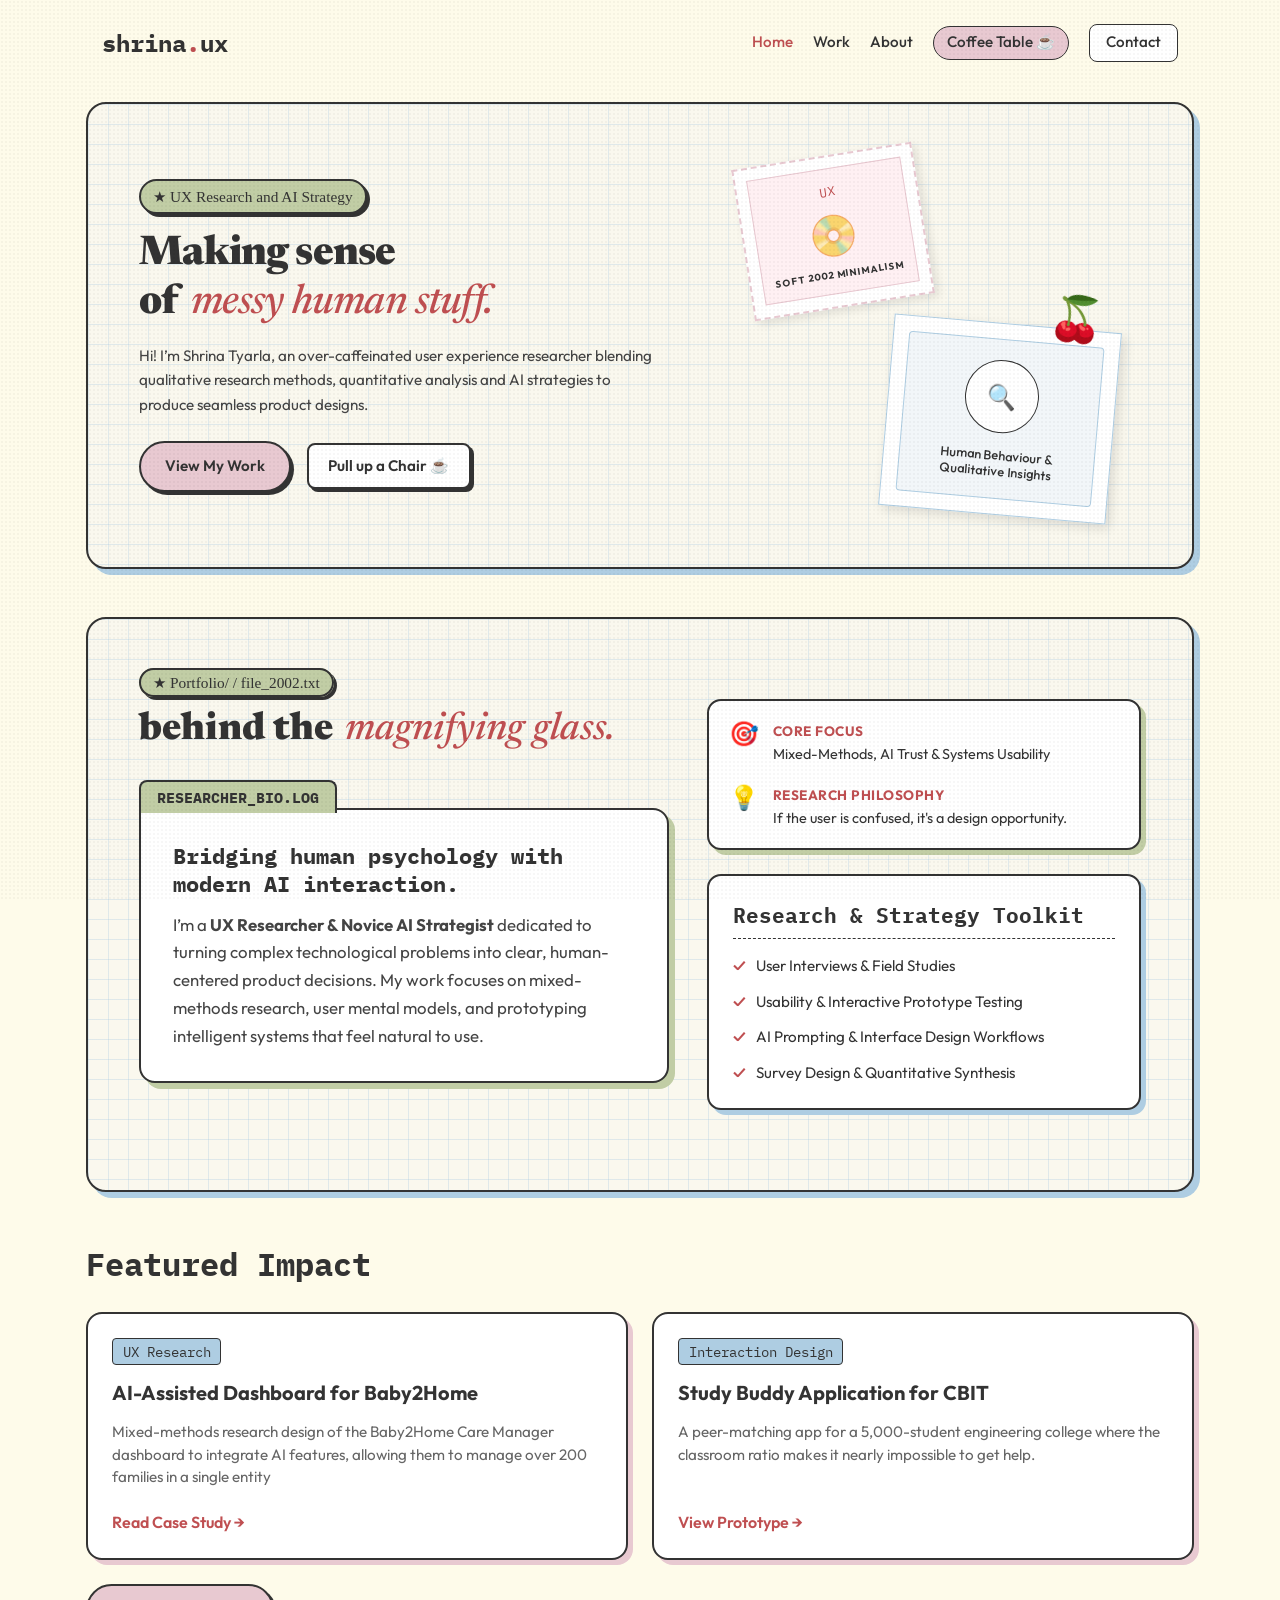
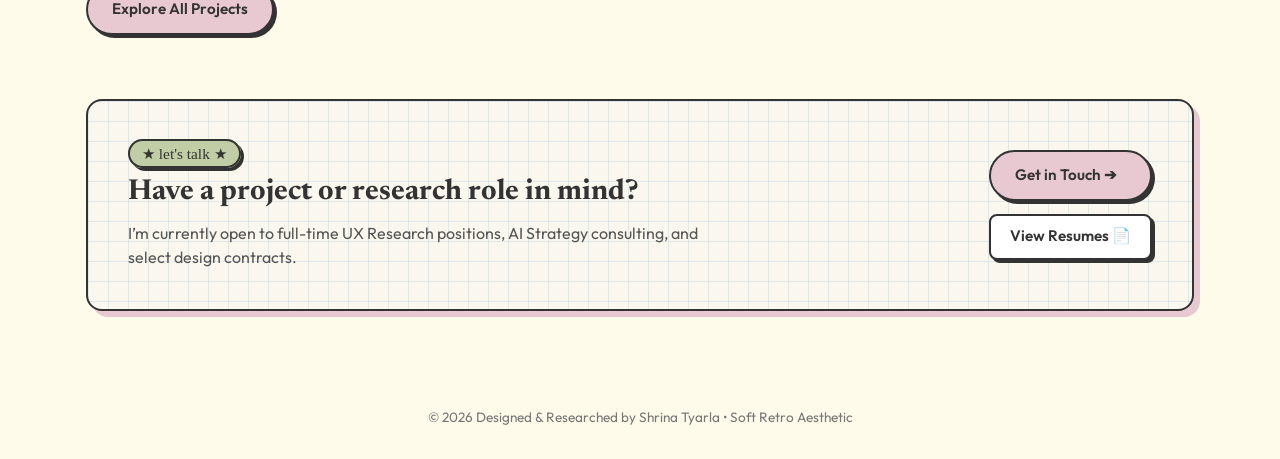
<file: index.html>
<!DOCTYPE html>
<html lang="en">

<head>
  <meta charset="UTF-8" />
  <meta name="viewport" content="width=device-width, initial-scale=1.0" />
  <meta name="description" content="Explore the portfolio of a multi-disciplinary UX Researcher and AI Product Strategist featuring real-world case studies, process breakdowns, and interactive prototypes. Check out my work and get in touch">
  <title>Shrina | UX Researcher & AI Strategist</title>

  <!-- Google Fonts: Editorial Sans (Syne), Soft Serif (Newsreader), Pixel (VT323), Modern Sans (Outfit), Script (Caveat) -->
  <link rel="preconnect" href="https://fonts.googleapis.com">
  <link rel="preconnect" href="https://fonts.gstatic.com" crossorigin>
  <link
    href="https://fonts.googleapis.com/css2?family=Caveat:wght@600&family=Newsreader:ital,opsz,wght@1,6..72,500&family=Outfit:wght@300;400;500;600&family=Syne:wght@700;800&family=VT323&display=swap"
    rel="stylesheet">
  <link
    href="https://fonts.googleapis.com/css2?family=IBM+Plex+Mono:ital,wght@0,100;0,200;0,300;0,400;0,500;0,600;0,700;1,100;1,200;1,300;1,400;1,500;1,600;1,700&display=swap"
    rel="stylesheet">

  <link rel="stylesheet" href="css/style.css" />
</head>

<body>

  <!-- Grain Overlay for Vintage Film Texture -->
  <div class="grain-overlay"></div>

  <!-- Global Header Navigation -->
  <header class="site-header">
    <a href="index.html" class="logo-link">
      <span class="logo-text">shrina<span class="dot">.</span>ux</span>
    </a>
    <nav class="nav-links">
      <a href="index.html" class="nav-item active">Home</a>
      <a href="projects.html" class="nav-item">Work</a>
      <a href="#about" class="nav-item">About</a>
      <a href="coffee-table.html" class="nav-item badge-nav">Coffee Table ☕</a>
      <a href="contact.html" class="nav-item btn-nav">Contact</a>
    </nav>
  </header>

  <main>
    <!-- Responsive Hero Section -->
    <section class="hero-section">
      <div class="hero-container grid-background">

        <!-- Left Content Column -->
        <div class="hero-content">
          <span class="badge-pixel">★ UX Research and AI Strategy </span>
          <h1 class="hero-title">
            Making sense <br>
            of <span class="highlight-text-editorial">messy human stuff.</span>
          </h1>
          <p class="hero-subtitle">
            Hi! I’m Shrina Tyarla, an over-caffeinated user experience researcher blending qualitative research methods,
            quantitative analysis and AI strategies to produce seamless product designs.
          </p>

          <div class="cta-group">
            <a href="projects.html" class="btn-primary">View My Work</a>
            <a href="coffee-table.html" class="btn-secondary">Pull up a Chair ☕️</a>
          </div>
        </div>

        <!-- Right Column: Scalable Responsive Visual Collage -->
        <div class="hero-visual-wrapper">
          <div class="hero-visual">

            <!-- Swan Stamp Card -->
            <div class="postage-stamp-card">
              <div class="postage-stamp-inner">
                <p class="stamp-type-label">UX</p>
                <div class="swan-graphic">📀</div>
                <p class="study-title">Soft 2002 minimalism</p>
              </div>
            </div>

            <!-- Polaroid Card -->
            <div class="polaroid-card">
              <div class="polaroid-frame">
                <div class="magnifying-glass-container">
                  <span class="magnifying-glass-icon">🔍</span>
                </div>
                <p class="polaroid-caption">Human Behaviour &amp;<br>Qualitative Insights</p>
              </div>
            </div>

            <!-- Floating Cherry Accent -->
            <div class="cherry-accent">🍒</div>

          </div>
        </div>

      </div>
    </section>

    <!-- Restructured About Section -->
    <section class="about-section" id="about">
      <div class="about-container grid-background">

        <!-- 1. Section Header -->
        <div class="about-header">
          <span class="badge-pixel">★ Portfolio/ / file_2002.txt </span>
          <h2 class="about-title">behind the <span class="highlight-text-editorial">magnifying glass.</span></h2>
          <br>
          <article class="dossier-card">
            <div class="dossier-tab">RESEARCHER_BIO.LOG</div>
            <div class="dossier-content">
              <h3 class="dossier-headline">Bridging human psychology with modern AI interaction.</h3>
              <p class="dossier-text">
                I’m a <strong>UX Researcher &amp; Novice AI Strategist</strong> dedicated to turning complex
                technological
                problems into clear, human-centered product decisions. My work focuses on mixed-methods research, user
                mental models, and prototyping intelligent systems that feel natural to use.
              </p>
            </div>
          </article>
        </div>

        <!-- 2. Main Body Intro Card (Brought directly under header) -->

        <!-- 3. Split Layout Grid (Left: Compact Info / Right: Larger Featured Content) -->
        <div class="about-layout-wrapper">

          <!-- Right Column (Larger & Featured) -->
          <div class="featured-about-column">

            <!-- Key Highlights Grid -->
            <div class="dossier-highlights">
              <div class="highlight-item">
                <span class="highlight-icon">🎯</span>
                <div>
                  <strong>Core Focus</strong>
                  <p>Mixed-Methods, AI Trust &amp; Systems Usability</p>
                </div>
              </div>
              <div class="highlight-item">
                <span class="highlight-icon">💡</span>
                <div>
                  <strong>Research Philosophy</strong>
                  <p>If the user is confused, it's a design opportunity.</p>
                </div>
              </div>
            </div>

            <!-- Clean Methodology Checklist -->
            <div class="toolkit-box">
              <h4 class="toolkit-box-title">Research &amp; Strategy Toolkit</h4>
              <ul class="toolkit-checklist">
                <li><span class="check-icon">✓</span> User Interviews &amp; Field Studies</li>
                <li><span class="check-icon">✓</span> Usability &amp; Interactive Prototype Testing</li>
                <li><span class="check-icon">✓</span> AI Prompting &amp; Interface Design Workflows</li>
                <li><span class="check-icon">✓</span> Survey Design &amp; Quantitative Synthesis</li>
              </ul>
            </div>

          </div>

        </div>

      </div>
    </section>
    <!-- Featured Work Section -->
    <section class="featured-work">
      <h2 class="section-heading">Featured Impact</h2>
      <div class="work-grid">

        <!-- Case Study 1: UX Research -->
        <article class="card-work">
          <div class="card-tag">UX Research</div>
          <h3>AI-Assisted Dashboard for Baby2Home</h3>
          <p>Mixed-methods research design of the Baby2Home Care Manager dashboard to integrate AI features, allowing
            them to manage over 200 families in a single entity</p>
          <a href="ai-dashboard-for-b2h.html" class="card-link">Read Case Study →</a>
        </article>

        <!-- Case Study 2: AI Development -->

        <!-- Case Study 3: Interaction Design -->
        <article class="card-work">
          <div class="card-tag">Interaction Design</div>
          <h3>Study Buddy Application for CBIT</h3>
          <p>A peer-matching app for a 5,000-student engineering college
            where the classroom ratio makes it nearly impossible to get help.</p>
          <a href="peer-study-app.html" class="card-link">View Prototype →</a>
        </article>

      </div>
      <br>
      <div class="projects-cta-wrapper">
        <a href="projects.html" class="btn-primary btn-all-projects" style="align-items: center;">
          Explore All Projects
        </a>
      </div>
    </section>

    <!-- Homepage Contact Teaser Section -->
    <section class="home-contact-teaser" id="contact-teaser">
      <div class="teaser-card grid-background">
        <div class="teaser-content">
          <span class="badge-pixel">★ let's talk ★</span>
          <h2 class="teaser-headline">Have a project or research role in mind?</h2>
          <p class="teaser-text">
            I’m currently open to full-time UX Research positions, AI Strategy consulting, and select design contracts.
          </p>
        </div>
        <div class="teaser-actions">
          <a href="contact.html" class="btn-primary btn-teaser-main">Get in Touch ➔</a>
          <a href="contact.html#resumes" class="btn-secondary btn-teaser-sub">View Resumes 📄</a>
        </div>
      </div>
    </section>
  </main>

  <footer class="site-footer">
    <p>© 2026 Designed &amp; Researched by Shrina Tyarla • Soft Retro Aesthetic</p>
  </footer>

  <script src="js/main.js"></script>
</body>

</html>
</file>
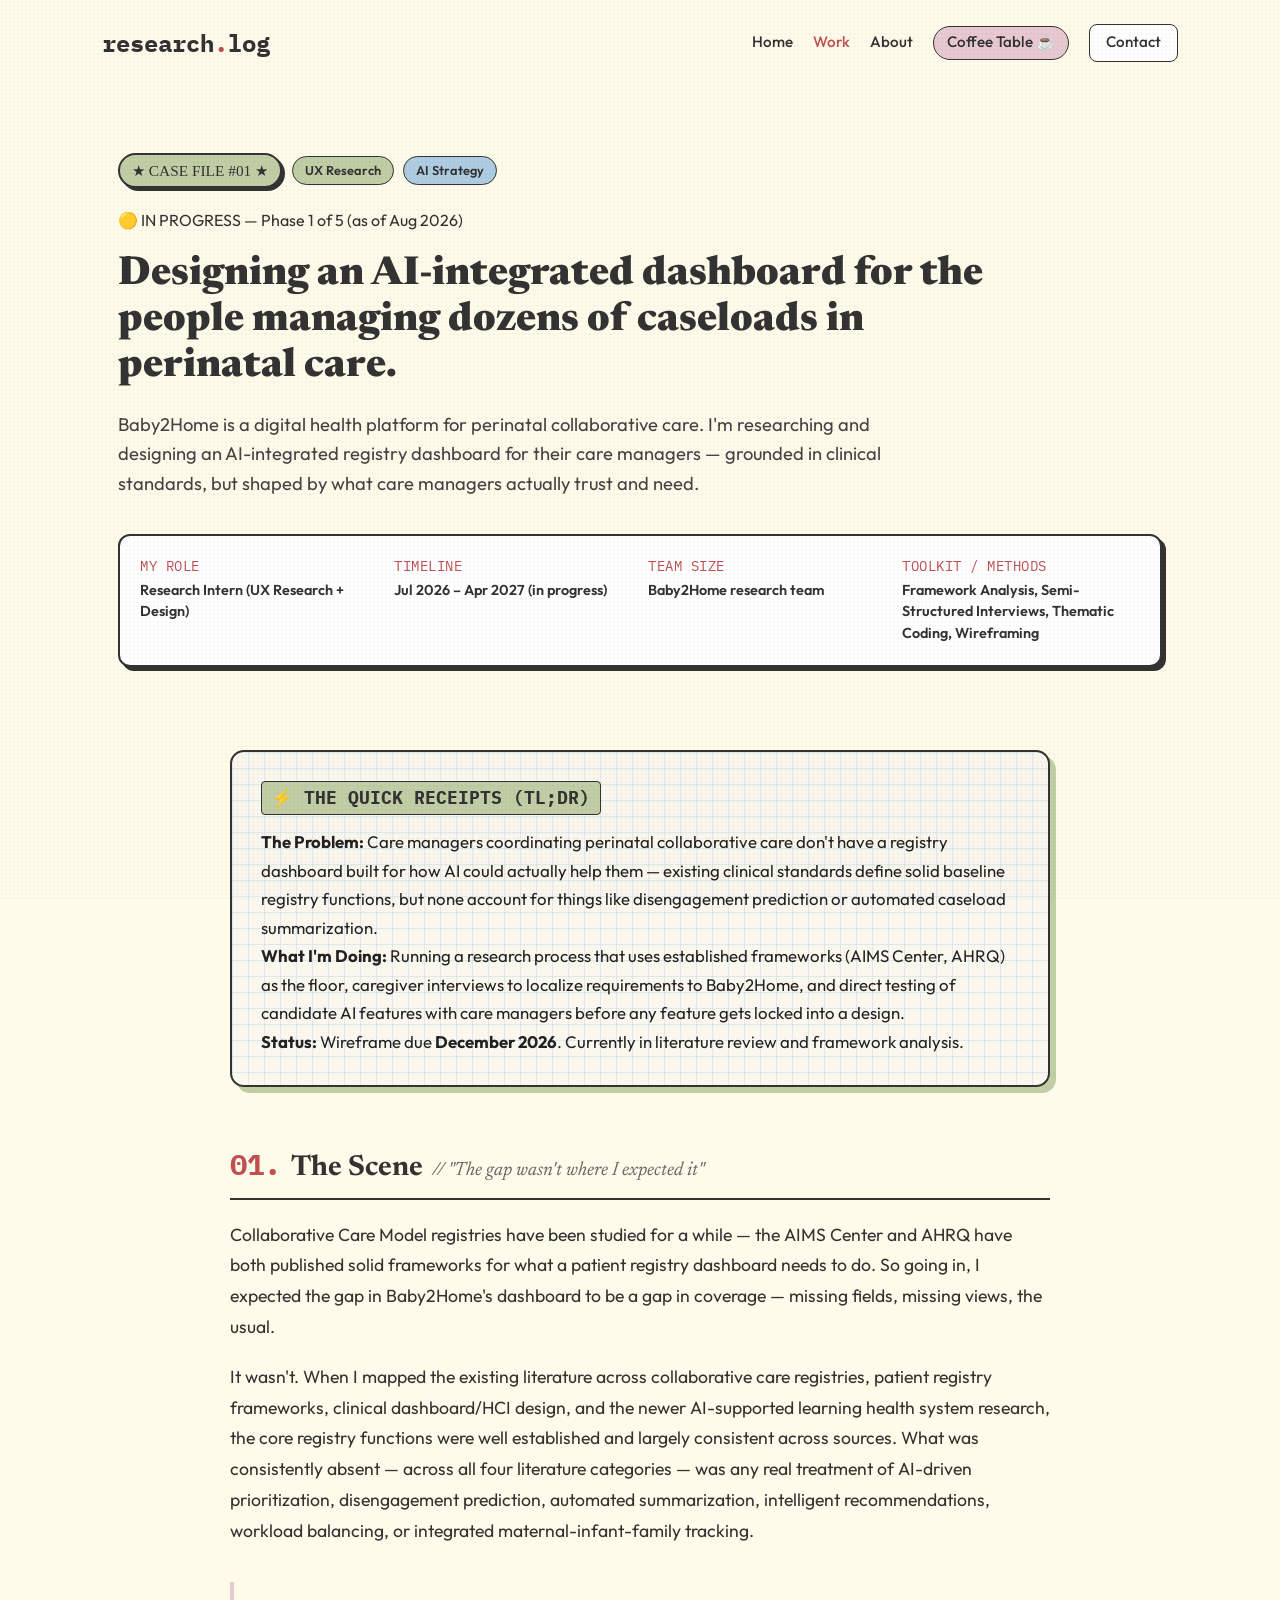
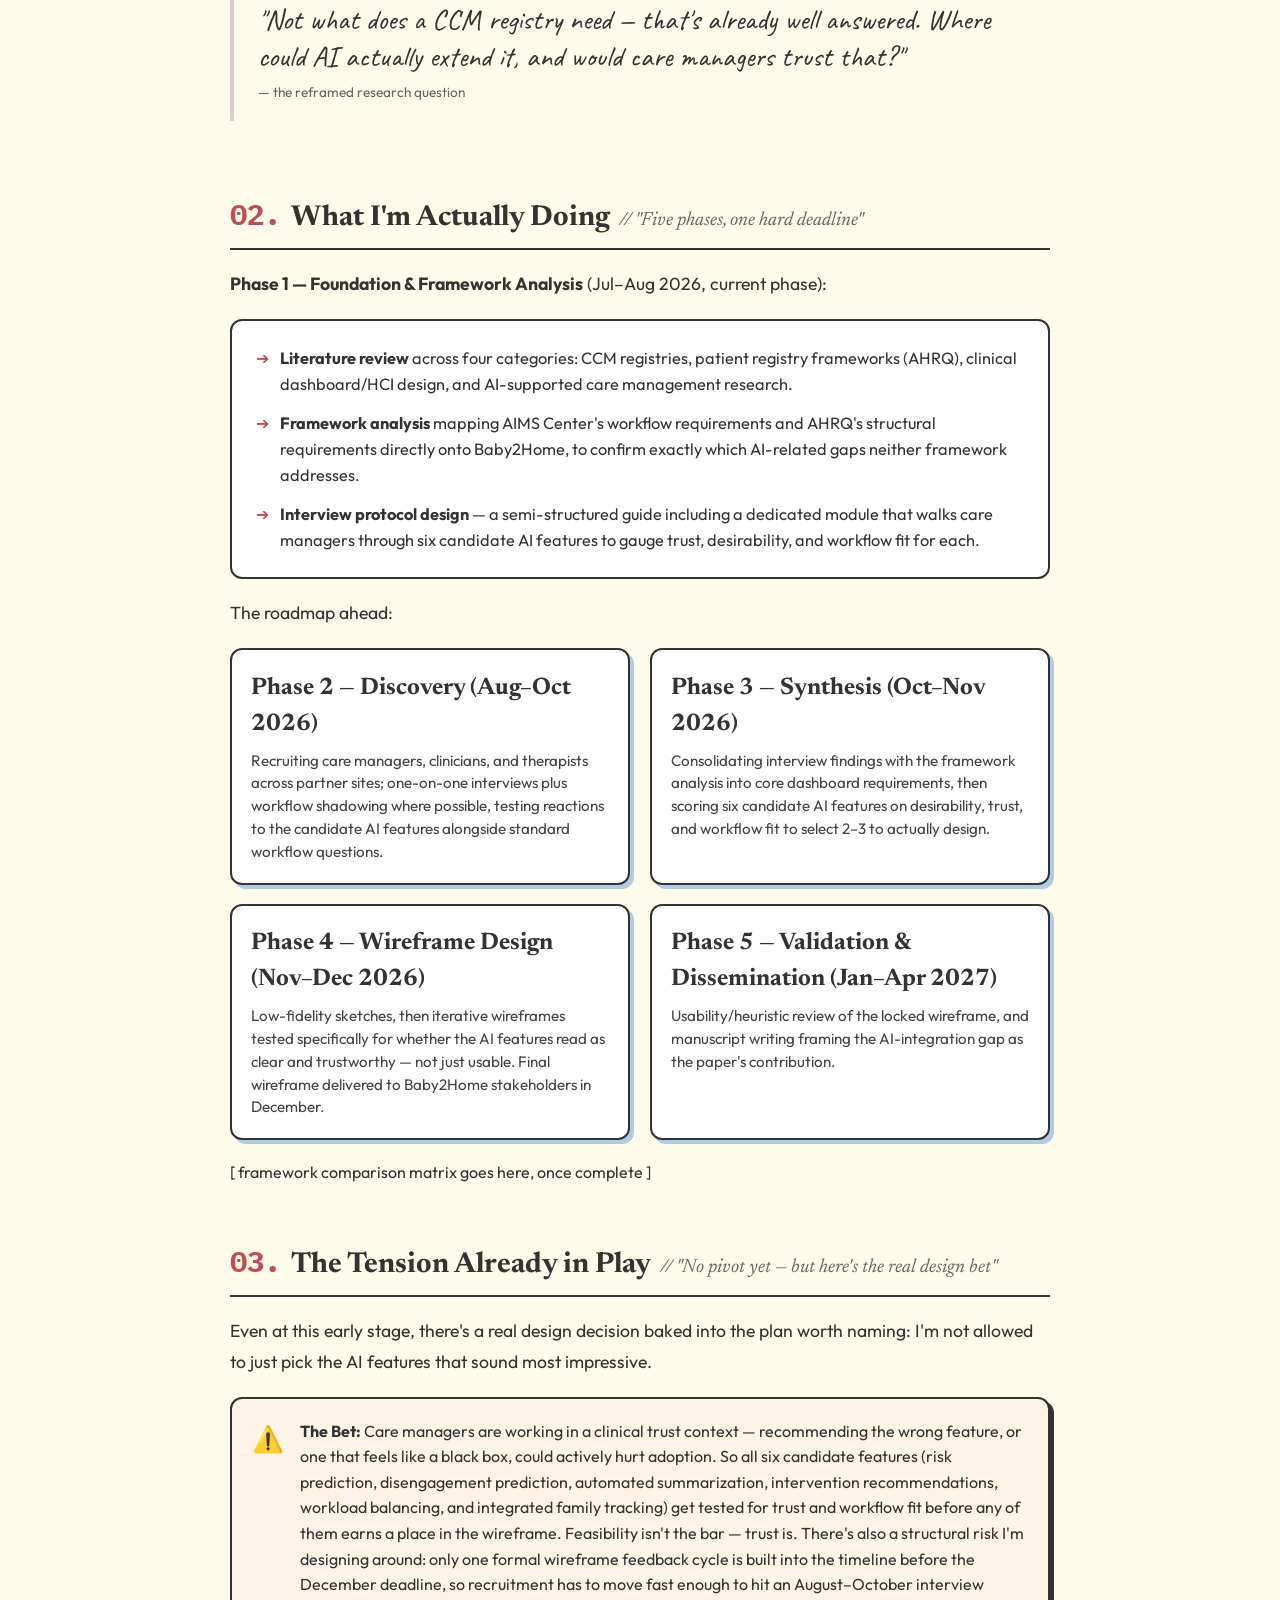
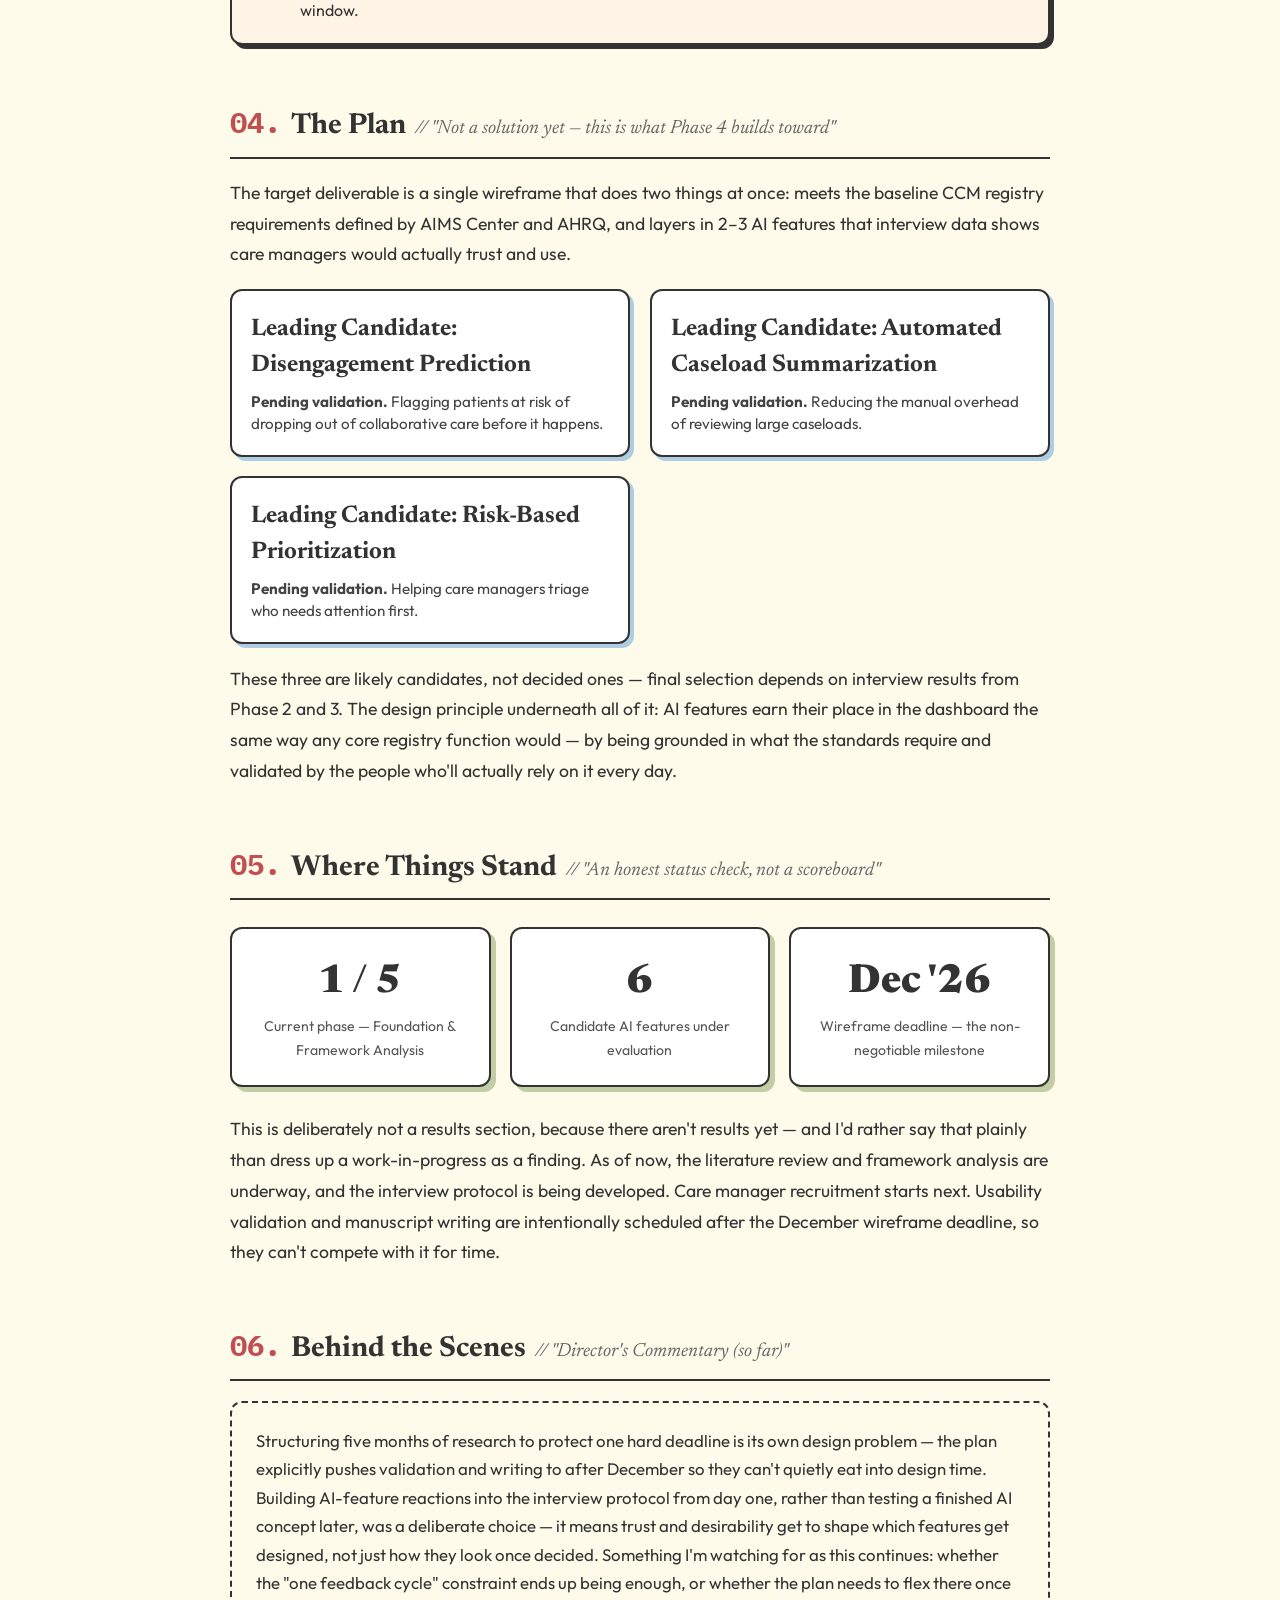
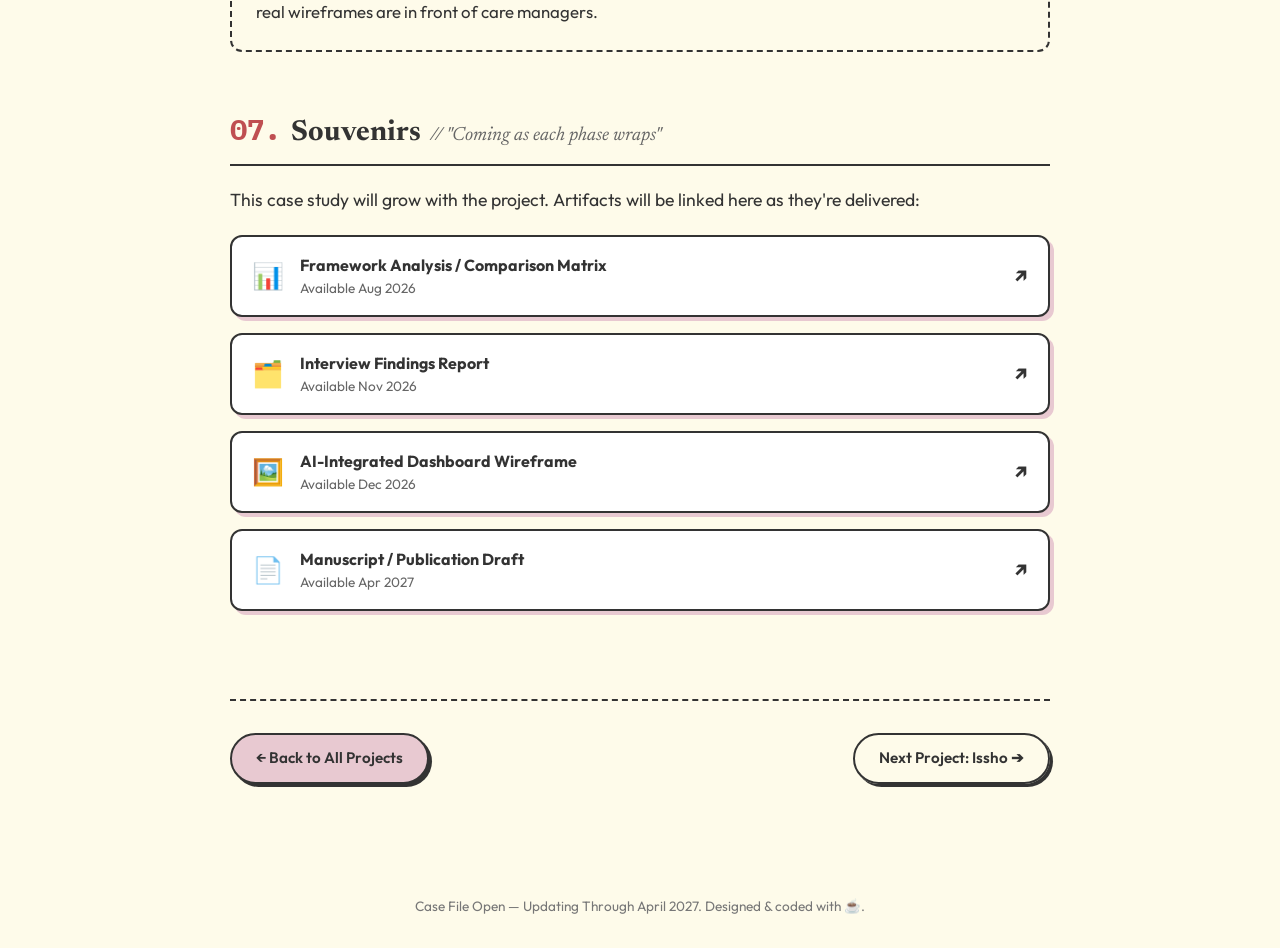
<file: ai-dashboard-for-b2h.html>
<!DOCTYPE html>
<html lang="en">
<head>
  <meta charset="UTF-8">
  <meta name="viewport" content="width=device-width, initial-scale=1.0">
  <title>Case Study: Baby2Home | jordan.ux</title>

  <link rel="preconnect" href="https://fonts.googleapis.com">
  <link rel="preconnect" href="https://fonts.gstatic.com" crossorigin>
  <link
    href="https://fonts.googleapis.com/css2?family=Caveat:wght@600&family=Newsreader:ital,opsz,wght@1,6..72,500&family=Outfit:wght@300;400;500;600&family=Syne:wght@700;800&family=VT323&display=swap"
    rel="stylesheet">
  <link
    href="https://fonts.googleapis.com/css2?family=IBM+Plex+Mono:ital,wght@0,100;0,200;0,300;0,400;0,500;0,600;0,700;1,100;1,200;1,300;1,400;1,500;1,600;1,700&display=swap"
    rel="stylesheet">

  <link rel="stylesheet" href="css/style.css" />
</head>
<body>

  <div class="grain-overlay"></div>

  <header class="site-header">
        <a href="index.html" class="logo-link">
            <div class="logo-text">research<span class="dot">.</span>log</div>
        </a>
        <nav class="nav-links">
            <a href="index.html" class="nav-item">Home</a>
            <a href="projects.html" class="nav-item active">Work</a>
            <a href="index.html#about" class="nav-item">About</a>
            <a href="coffee-table.html" class="nav-item badge-nav">Coffee Table ☕</a>
            <a href="contact.html" class="nav-item btn-nav">Contact</a>
        </nav>
    </header>

  <!-- ==========================================================================
       SECTION 1: THE COVER
       ========================================================================== -->
  <section class="case-cover">
    <div class="case-cover-container">

      <div class="category-badges">
        <span class="badge-pixel">★ CASE FILE #01 ★</span>
        <span class="tag-pill tag-research">UX Research</span>
        <span class="tag-pill tag-ai">AI Strategy</span>
      </div>

      <span class="status-banner">🟡 IN PROGRESS — Phase 1 of 5 (as of Aug 2026)</span>

      <h1 class="case-title">Designing an AI-integrated dashboard for the people managing dozens of caseloads in perinatal care.</h1>
      <p class="case-one-liner">Baby2Home is a digital health platform for perinatal collaborative care. I'm researching and designing an AI-integrated registry dashboard for their care managers — grounded in clinical standards, but shaped by what care managers actually trust and need.</p>

      <div class="meta-dossier-grid">
        <div class="meta-item">
          <span class="meta-label">MY ROLE</span>
          <span class="meta-value">Research Intern (UX Research + Design)</span>
        </div>
        <div class="meta-item">
          <span class="meta-label">TIMELINE</span>
          <span class="meta-value">Jul 2026 – Apr 2027 (in progress)</span>
        </div>
        <div class="meta-item">
          <span class="meta-label">TEAM SIZE</span>
          <span class="meta-value">Baby2Home research team</span>
        </div>
        <div class="meta-item">
          <span class="meta-label">TOOLKIT / METHODS</span>
          <span class="meta-value">Framework Analysis, Semi-Structured Interviews, Thematic Coding, Wireframing</span>
        </div>
      </div>

    </div>
  </section>

  <!-- Hero media intentionally omitted — to be added later -->

  <main class="case-body">

    <!-- ==========================================================================
         SECTION 2: THE TL;DR
         ========================================================================== -->
    <div class="tldr-box">
      <div class="tldr-header">
        <span class="tldr-badge">⚡ THE QUICK RECEIPTS (TL;DR)</span>
      </div>
      <p class="tldr-text">
        <strong>The Problem:</strong> Care managers coordinating perinatal collaborative care don't have a registry dashboard built for how AI could actually help them — existing clinical standards define solid baseline registry functions, but none account for things like disengagement prediction or automated caseload summarization.<br>
        <strong>What I'm Doing:</strong> Running a research process that uses established frameworks (AIMS Center, AHRQ) as the floor, caregiver interviews to localize requirements to Baby2Home, and direct testing of candidate AI features with care managers before any feature gets locked into a design.<br>
        <strong>Status:</strong> Wireframe due <strong>December 2026</strong>. Currently in literature review and framework analysis.
      </p>
    </div>

    <!-- ==========================================================================
         SECTION 3: THE SCENE
         ========================================================================== -->
    <section class="case-section">
      <h2 class="section-title"><span class="title-num">01.</span> The Scene <span class="sub-title-playful">// "The gap wasn't where I expected it"</span></h2>

      <p class="case-p">
        Collaborative Care Model registries have been studied for a while — the AIMS Center and AHRQ have both published solid frameworks for what a patient registry dashboard needs to do. So going in, I expected the gap in Baby2Home's dashboard to be a gap in coverage — missing fields, missing views, the usual.
      </p>

      <p class="case-p">
        It wasn't. When I mapped the existing literature across collaborative care registries, patient registry frameworks, clinical dashboard/HCI design, and the newer AI-supported learning health system research, the core registry functions were well established and largely consistent across sources. What was consistently absent — across all four literature categories — was any real treatment of AI-driven prioritization, disengagement prediction, automated summarization, intelligent recommendations, workload balancing, or integrated maternal-infant-family tracking.
      </p>

      <blockquote class="handwritten-quote">
        "Not what does a CCM registry need — that's already well answered. Where could AI actually extend it, and would care managers trust that?"
        <cite>— the reframed research question</cite>
      </blockquote>
    </section>

    <!-- ==========================================================================
         SECTION 4: WHAT I'M ACTUALLY DOING
         ========================================================================== -->
    <section class="case-section">
      <h2 class="section-title"><span class="title-num">02.</span> What I'm Actually Doing <span class="sub-title-playful">// "Five phases, one hard deadline"</span></h2>

      <p class="case-p"><strong>Phase 1 — Foundation &amp; Framework Analysis</strong> (Jul–Aug 2026, current phase):</p>
      <ul class="rigor-list">
        <li><strong>Literature review</strong> across four categories: CCM registries, patient registry frameworks (AHRQ), clinical dashboard/HCI design, and AI-supported care management research.</li>
        <li><strong>Framework analysis</strong> mapping AIMS Center's workflow requirements and AHRQ's structural requirements directly onto Baby2Home, to confirm exactly which AI-related gaps neither framework addresses.</li>
        <li><strong>Interview protocol design</strong> — a semi-structured guide including a dedicated module that walks care managers through six candidate AI features to gauge trust, desirability, and workflow fit for each.</li>
      </ul>

      <p class="case-p">The roadmap ahead:</p>

      <div class="solution-grid">
        <div class="solution-card">
          <h4>Phase 2 — Discovery (Aug–Oct 2026)</h4>
          <p>Recruiting care managers, clinicians, and therapists across partner sites; one-on-one interviews plus workflow shadowing where possible, testing reactions to the candidate AI features alongside standard workflow questions.</p>
        </div>
        <div class="solution-card">
          <h4>Phase 3 — Synthesis (Oct–Nov 2026)</h4>
          <p>Consolidating interview findings with the framework analysis into core dashboard requirements, then scoring six candidate AI features on desirability, trust, and workflow fit to select 2–3 to actually design.</p>
        </div>
        <div class="solution-card">
          <h4>Phase 4 — Wireframe Design (Nov–Dec 2026)</h4>
          <p>Low-fidelity sketches, then iterative wireframes tested specifically for whether the AI features read as clear and trustworthy — not just usable. Final wireframe delivered to Baby2Home stakeholders in December.</p>
        </div>
        <div class="solution-card">
          <h4>Phase 5 — Validation &amp; Dissemination (Jan–Apr 2027)</h4>
          <p>Usability/heuristic review of the locked wireframe, and manuscript writing framing the AI-integration gap as the paper's contribution.</p>
        </div>
      </div>

      <div class="media-note">[ framework comparison matrix goes here, once complete ]</div>
    </section>

    <!-- ==========================================================================
         SECTION 5: THE TENSION ALREADY IN PLAY
         ========================================================================== -->
    <section class="case-section">
      <h2 class="section-title"><span class="title-num">03.</span> The Tension Already in Play <span class="sub-title-playful">// "No pivot yet — but here's the real design bet"</span></h2>

      <p class="case-p">
        Even at this early stage, there's a real design decision baked into the plan worth naming: I'm not allowed to just pick the AI features that sound most impressive.
      </p>

      <div class="callout-box warning-box">
        <span class="callout-icon">⚠️</span>
        <div>
          <strong>The Bet:</strong> Care managers are working in a clinical trust context — recommending the wrong feature, or one that feels like a black box, could actively hurt adoption. So all six candidate features (risk prediction, disengagement prediction, automated summarization, intervention recommendations, workload balancing, and integrated family tracking) get tested for trust and workflow fit before any of them earns a place in the wireframe. Feasibility isn't the bar — trust is. There's also a structural risk I'm designing around: only one formal wireframe feedback cycle is built into the timeline before the December deadline, so recruitment has to move fast enough to hit an August–October interview window.
        </div>
      </div>
    </section>

    <!-- ==========================================================================
         SECTION 6: THE PLAN
         ========================================================================== -->
    <section class="case-section">
      <h2 class="section-title"><span class="title-num">04.</span> The Plan <span class="sub-title-playful">// "Not a solution yet — this is what Phase 4 builds toward"</span></h2>

      <p class="case-p">
        The target deliverable is a single wireframe that does two things at once: meets the baseline CCM registry requirements defined by AIMS Center and AHRQ, and layers in 2–3 AI features that interview data shows care managers would actually trust and use.
      </p>

      <div class="solution-grid">
        <div class="solution-card">
          <h4>Leading Candidate: Disengagement Prediction</h4>
          <p><strong>Pending validation.</strong> Flagging patients at risk of dropping out of collaborative care before it happens.</p>
        </div>
        <div class="solution-card">
          <h4>Leading Candidate: Automated Caseload Summarization</h4>
          <p><strong>Pending validation.</strong> Reducing the manual overhead of reviewing large caseloads.</p>
        </div>
        <div class="solution-card">
          <h4>Leading Candidate: Risk-Based Prioritization</h4>
          <p><strong>Pending validation.</strong> Helping care managers triage who needs attention first.</p>
        </div>
      </div>

      <p class="case-p">
        These three are likely candidates, not decided ones — final selection depends on interview results from Phase 2 and 3. The design principle underneath all of it: AI features earn their place in the dashboard the same way any core registry function would — by being grounded in what the standards require and validated by the people who'll actually rely on it every day.
      </p>
    </section>

    <!-- ==========================================================================
         SECTION 7: WHERE THINGS STAND
         ========================================================================== -->
    <section class="case-section">
      <h2 class="section-title"><span class="title-num">05.</span> Where Things Stand <span class="sub-title-playful">// "An honest status check, not a scoreboard"</span></h2>

      <div class="impact-metrics-bar">
        <div class="metric-card">
          <span class="metric-number">1 / 5</span>
          <span class="metric-label">Current phase — Foundation &amp; Framework Analysis</span>
        </div>
        <div class="metric-card">
          <span class="metric-number">6</span>
          <span class="metric-label">Candidate AI features under evaluation</span>
        </div>
        <div class="metric-card">
          <span class="metric-number">Dec '26</span>
          <span class="metric-label">Wireframe deadline — the non-negotiable milestone</span>
        </div>
      </div>

      <p class="case-p">
        This is deliberately not a results section, because there aren't results yet — and I'd rather say that plainly than dress up a work-in-progress as a finding. As of now, the literature review and framework analysis are underway, and the interview protocol is being developed. Care manager recruitment starts next. Usability validation and manuscript writing are intentionally scheduled after the December wireframe deadline, so they can't compete with it for time.
      </p>
    </section>

    <!-- ==========================================================================
         SECTION 8: BEHIND THE SCENES
         ========================================================================== -->
    <section class="case-section">
      <h2 class="section-title"><span class="title-num">06.</span> Behind the Scenes <span class="sub-title-playful">// "Director's Commentary (so far)"</span></h2>

      <div class="commentary-box">
        <p>
          Structuring five months of research to protect one hard deadline is its own design problem — the plan explicitly pushes validation and writing to after December so they can't quietly eat into design time. Building AI-feature reactions into the interview protocol from day one, rather than testing a finished AI concept later, was a deliberate choice — it means trust and desirability get to shape which features get designed, not just how they look once decided. Something I'm watching for as this continues: whether the "one feedback cycle" constraint ends up being enough, or whether the plan needs to flex there once real wireframes are in front of care managers.
        </p>
      </div>
    </section>

    <!-- ==========================================================================
         SECTION 9: SOUVENIRS
         ========================================================================== -->
    <section class="case-section">
      <h2 class="section-title"><span class="title-num">07.</span> Souvenirs <span class="sub-title-playful">// "Coming as each phase wraps"</span></h2>

      <p class="case-p">This case study will grow with the project. Artifacts will be linked here as they're delivered:</p>

      <div class="souvenirs-grid">
        <a href="#" class="souvenir-card pending">
          <span class="souvenir-icon">📊</span>
          <div>
            <strong>Framework Analysis / Comparison Matrix</strong>
            <p>Available Aug 2026</p>
          </div>
          <span class="arrow">↗</span>
        </a>

        <a href="#" class="souvenir-card pending">
          <span class="souvenir-icon">🗂️</span>
          <div>
            <strong>Interview Findings Report</strong>
            <p>Available Nov 2026</p>
          </div>
          <span class="arrow">↗</span>
        </a>

        <a href="#" class="souvenir-card pending">
          <span class="souvenir-icon">🖼️</span>
          <div>
            <strong>AI-Integrated Dashboard Wireframe</strong>
            <p>Available Dec 2026</p>
          </div>
          <span class="arrow">↗</span>
        </a>

        <a href="#" class="souvenir-card pending">
          <span class="souvenir-icon">📄</span>
          <div>
            <strong>Manuscript / Publication Draft</strong>
            <p>Available Apr 2027</p>
          </div>
          <span class="arrow">↗</span>
        </a>
      </div>
    </section>

    <div class="case-bottom-nav">
      <a href="projects.html" class="btn-primary">← Back to All Projects</a>
      <a href="issho.html" class="btn-primary" style="background-color: var(--color-blue); color: var(--color-ink);">Next Project: Issho ➔</a>
    </div>

  </main>

  <footer class="site-footer">
    <p>Case File Open — Updating Through April 2027. Designed &amp; coded with ☕.</p>
  </footer>

</body>
</html>
</file>
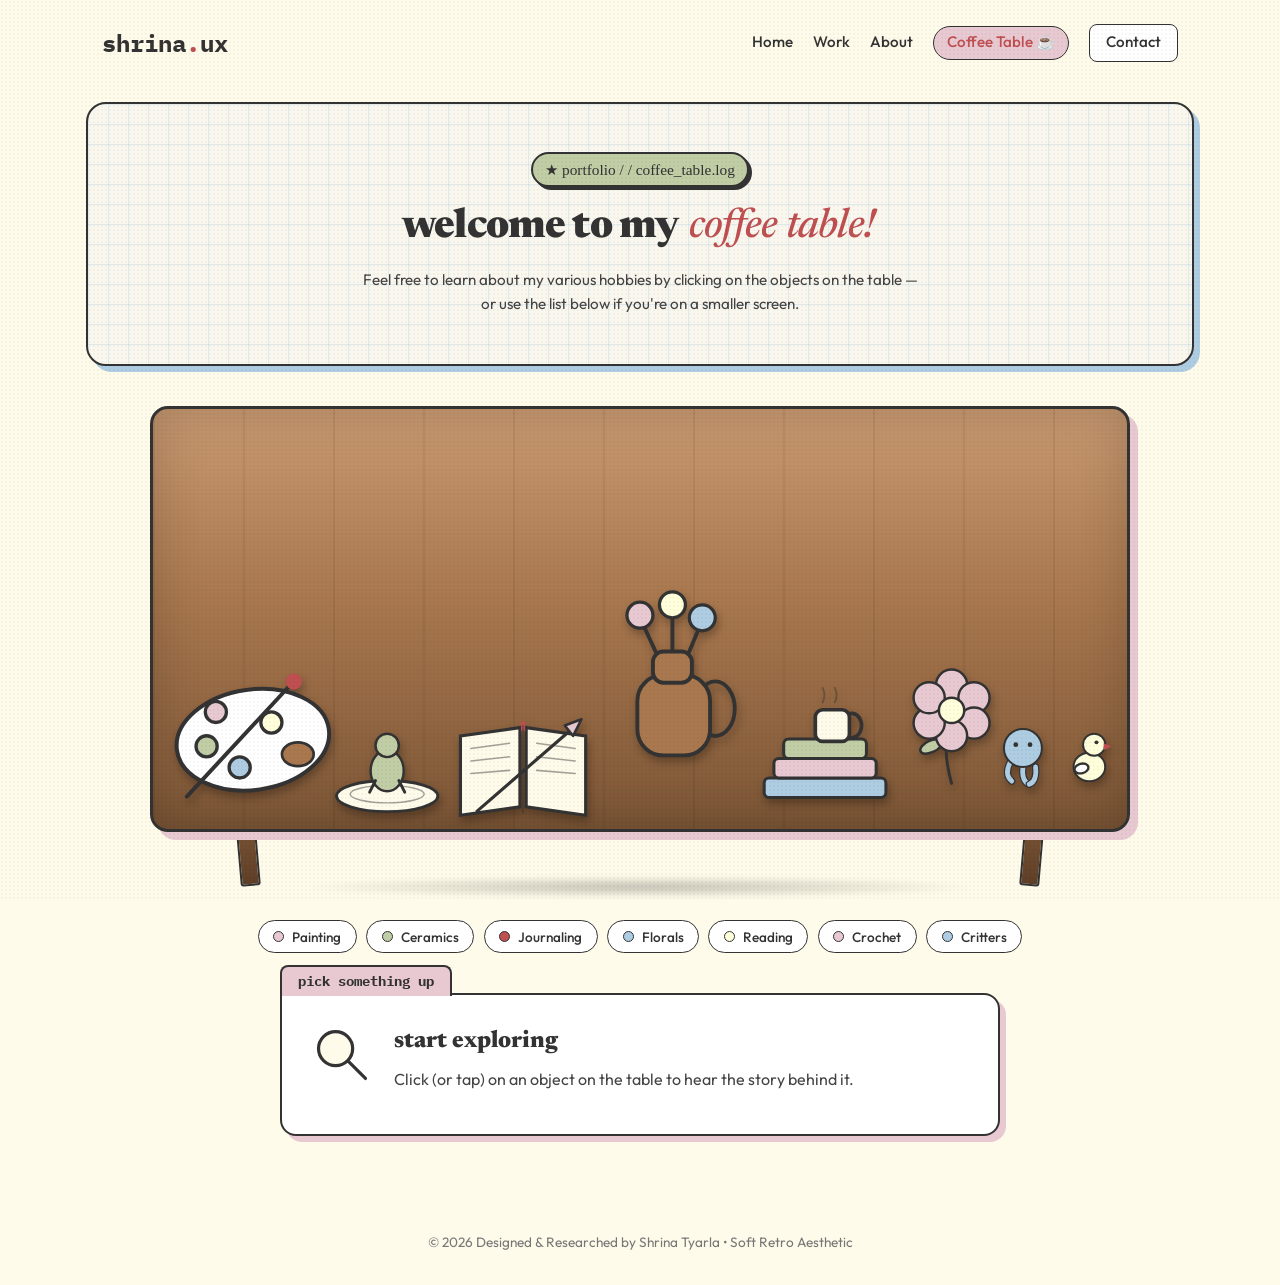
<file: coffee-table.html>
<!DOCTYPE html>
<html lang="en">

<head>
    <meta charset="UTF-8">
    <meta name="viewport" content="width=device-width, initial-scale=1.0">
    <title>The Coffee Table | Shrina Tyarla</title>

    <!-- Google Fonts: same set used across the rest of the site -->
    <link rel="preconnect" href="https://fonts.googleapis.com">
    <link rel="preconnect" href="https://fonts.gstatic.com" crossorigin>
    <link
        href="https://fonts.googleapis.com/css2?family=Caveat:wght@600&family=Newsreader:ital,opsz,wght@1,6..72,500&family=Outfit:wght@300;400;500;600&family=Syne:wght@700;800&family=VT323&display=swap"
        rel="stylesheet">
    <link
        href="https://fonts.googleapis.com/css2?family=IBM+Plex+Mono:ital,wght@0,100;0,200;0,300;0,400;0,500;0,600;0,700;1,100;1,200;1,300;1,400;1,500;1,600;1,700&display=swap"
        rel="stylesheet">

    <link rel="stylesheet" href="css/style.css">
    <link rel="stylesheet" href="css/coffee-table.css">
</head>

<body>

    <!-- Subtle Grain Overlay (matches rest of site) -->
    <div class="grain-overlay"></div>

    <!-- Global Header Navigation (matches rest of site) -->
    <header class="site-header">
        <a href="index.html" class="logo-link">
            <span class="logo-text">shrina<span class="dot">.</span>ux</span>
        </a>
        <nav class="nav-links">
            <a href="index.html" class="nav-item">Home</a>
            <a href="projects.html" class="nav-item">Work</a>
            <a href="index.html#about" class="nav-item">About</a>
            <a href="coffee-table.html" class="nav-item badge-nav active">Coffee Table ☕</a>
            <a href="contact.html" class="nav-item btn-nav">Contact</a>
        </nav>
    </header>

    <main>

        <!-- Intro / Hero -->
        <section class="coffee-hero">
            <div class="coffee-hero-inner">
                <span class="badge-pixel">★ portfolio / / coffee_table.log</span>
                <h1 class="hero-title">welcome to my <span class="highlight-text-editorial">coffee table!</span></h1>
                <p class="hero-subtitle">
                    Feel free to learn about my various hobbies by clicking on the objects on the table
                    &mdash; or use the list below if you're on a smaller screen.
                </p>
            </div>
        </section>

        <!-- Interactive Table Scene -->
        <section class="table-frame">
            <div class="table-wrap">
                <div class="table-shadow"></div>
                <div class="table-leg table-leg--left"></div>
                <div class="table-leg table-leg--right"></div>

                <div class="table-surface">

                    <!-- Palette : back-left, largest, sets the "front of studio" tone -->
                    <button class="hotspot" style="--left:10.5%; --bottom:4%; --w:19%;" data-hobby="painting"
                        aria-pressed="false">
                        <span class="hotspot-label">Painting</span>
                        <span class="hotspot-float" style="--rot:-6deg; --delay:0s;">
                            <svg viewBox="0 0 140 110" xmlns="http://www.w3.org/2000/svg">
                                <ellipse class="icon-white" cx="68" cy="55" rx="58" ry="38"
                                    transform="rotate(-8 68 55)" />
                                <ellipse class="icon-wood-hole" cx="102" cy="66" rx="12" ry="9" />
                                <circle class="icon-pink" cx="40" cy="34" r="8" />
                                <circle class="icon-sage" cx="33" cy="60" r="8" />
                                <circle class="icon-blue" cx="58" cy="76" r="8" />
                                <circle class="icon-yellow" cx="82" cy="42" r="8" />
                                <line class="icon-outline" x1="18" y1="98" x2="96" y2="14" />
                                <circle class="icon-red" cx="99" cy="11" r="6" />
                            </svg>
                        </span>
                        <span class="sr-only">Learn about my painting hobby</span>
                    </button>

                    <!-- Ceramic dish + clay figure : front-left -->
                    <button class="hotspot" style="--left:24%; --bottom:2%; --w:14%;" data-hobby="pottery"
                        aria-pressed="false">
                        <span class="hotspot-label">Ceramics</span>
                        <span class="hotspot-float" style="--rot:-2deg; --delay:.25s;">
                            <svg viewBox="0 0 140 100" xmlns="http://www.w3.org/2000/svg">
                                <ellipse class="icon-cream" cx="70" cy="74" rx="52" ry="16" />
                                <ellipse class="icon-outline-thin" cx="70" cy="72" rx="38" ry="9" />
                                <ellipse class="icon-sage" cx="70" cy="48" rx="17" ry="21" />
                                <circle class="icon-sage" cx="70" cy="22" r="12" />
                                <line class="icon-outline" x1="58" y1="58" x2="52" y2="70" />
                                <line class="icon-outline" x1="82" y1="58" x2="88" y2="70" />
                            </svg>
                        </span>
                        <span class="sr-only">Learn about my ceramics hobby</span>
                    </button>

                    <!-- Open journal + pen : front-center-left, tucked between the pottery and the pitcher -->
                    <button class="hotspot" style="--left:38%; --bottom:3%; --w:15%;" data-hobby="journaling"
                        aria-pressed="false">
                        <span class="hotspot-label">Journaling</span>
                        <span class="hotspot-float" style="--rot:-3deg; --delay:.5s;">
                            <svg viewBox="0 0 140 100" xmlns="http://www.w3.org/2000/svg">
                                <path class="icon-cream" d="M10 22 L67 14 L67 90 L10 98 Z" />
                                <path class="icon-cream" d="M130 22 L73 14 L73 90 L130 98 Z" />
                                <path class="icon-red" d="M68 8 L72 8 L72 18 L70 15 L68 18 Z" />
                                <line class="icon-outline-thin" x1="70" y1="12" x2="70" y2="96" />
                                <line class="icon-outline-thin" x1="20" y1="34" x2="57" y2="29" />
                                <line class="icon-outline-thin" x1="20" y1="46" x2="57" y2="42" />
                                <line class="icon-outline-thin" x1="20" y1="58" x2="57" y2="55" />
                                <line class="icon-outline-thin" x1="83" y1="29" x2="120" y2="34" />
                                <line class="icon-outline-thin" x1="83" y1="42" x2="120" y2="46" />
                                <line class="icon-outline-thin" x1="83" y1="55" x2="120" y2="58" />
                                <line class="icon-outline" x1="26" y1="94" x2="116" y2="16" />
                                <path class="icon-outline icon-pink" d="M110 12 L126 6 L118 22 Z" />
                            </svg>
                        </span>
                        <span class="sr-only">Learn about my journaling hobby</span>
                    </button>

                    <!-- Pitcher of dried flowers : back-center, tallest, rises above the table edge -->
                    <button class="hotspot" style="--left:54%; --bottom:9%; --w:16%;" data-hobby="florals"
                        aria-pressed="false">
                        <span class="hotspot-label">Florals</span>
                        <span class="hotspot-float" style="--rot:0deg; --delay:.75s;">
                            <svg viewBox="0 0 120 150" xmlns="http://www.w3.org/2000/svg">
                                <ellipse class="icon-outline" cx="88" cy="86" rx="15" ry="21" />
                                <rect class="icon-wood" x="28" y="60" width="56" height="62" rx="20" />
                                <rect class="icon-wood" x="40" y="42" width="30" height="24" rx="8" />
                                <line class="icon-outline" x1="42" y1="42" x2="30" y2="16" />
                                <line class="icon-outline" x1="55" y1="40" x2="55" y2="8" />
                                <line class="icon-outline" x1="68" y1="42" x2="78" y2="18" />
                                <circle class="icon-pink" cx="30" cy="14" r="10" />
                                <circle class="icon-yellow" cx="55" cy="6" r="10" />
                                <circle class="icon-blue" cx="78" cy="16" r="10" />
                            </svg>
                        </span>
                        <span class="sr-only">Learn about my flower arranging hobby</span>
                    </button>

                    <!-- Mug + stack of books : center-right -->
                    <button class="hotspot" style="--left:69%; --bottom:6%; --w:15%;" data-hobby="reading"
                        aria-pressed="false">
                        <span class="hotspot-label">Reading</span>
                        <span class="hotspot-float" style="--rot:2deg; --delay:1s;">
                            <svg viewBox="0 0 120 100" xmlns="http://www.w3.org/2000/svg">
                                <rect class="icon-blue" x="10" y="78" width="100" height="16" rx="4" />
                                <rect class="icon-pink" x="18" y="62" width="84" height="16" rx="4" />
                                <rect class="icon-sage" x="26" y="46" width="68" height="16" rx="4" />
                                <ellipse class="icon-outline" cx="82" cy="35" rx="8" ry="10" />
                                <rect class="icon-cream" x="52" y="22" width="28" height="26" rx="6" />
                                <path class="icon-outline-thin" d="M58 16 q3 -6 0 -12" />
                                <path class="icon-outline-thin" d="M68 16 q3 -6 0 -12" />
                            </svg>
                        </span>
                        <span class="sr-only">Learn about my reading hobby</span>
                    </button>

                    <!-- Crochet flower : front-right -->
                    <button class="hotspot" style="--left:82%; --bottom:10%; --w:11%;" data-hobby="crochetFlower"
                        aria-pressed="false">
                        <span class="hotspot-label">Crochet</span>
                        <span class="hotspot-float" style="--rot:5deg; --delay:1.25s;">
                            <svg viewBox="0 0 110 140" xmlns="http://www.w3.org/2000/svg">
                                <path class="icon-outline" d="M55 136 Q45 100 52 70" />
                                <ellipse class="icon-sage" cx="34" cy="98" rx="12" ry="6"
                                    transform="rotate(-25 34 98)" />
                                <circle class="icon-pink" cx="55" cy="35" r="16" />
                                <circle class="icon-pink" cx="78" cy="48" r="16" />
                                <circle class="icon-pink" cx="78" cy="74" r="16" />
                                <circle class="icon-pink" cx="55" cy="87" r="16" />
                                <circle class="icon-pink" cx="32" cy="74" r="16" />
                                <circle class="icon-pink" cx="32" cy="48" r="16" />
                                <circle class="icon-yellow" cx="55" cy="61" r="13" />
                            </svg>
                        </span>
                        <span class="sr-only">Learn about my crochet hobby</span>
                    </button>

                    <!-- Crochet octopus + chick : back-right -->
                    <button class="hotspot" style="--left:93%; --bottom:5%; --w:13%;" data-hobby="crochetCritters"
                        aria-pressed="false">
                        <span class="hotspot-label">Critters</span>
                        <span class="hotspot-float" style="--rot:-3deg; --delay:1.5s;">
                            <svg viewBox="0 0 160 110" xmlns="http://www.w3.org/2000/svg">
                                <path class="icon-line-outline" d="M18 52 q-8 16 2 24" />
                                <path class="icon-line-blue" d="M18 52 q-8 16 2 24" />
                                <path class="icon-line-outline" d="M34 58 q-2 18 8 22" />
                                <path class="icon-line-blue" d="M34 58 q-2 18 8 22" />
                                <path class="icon-line-outline" d="M50 58 q2 18 -8 22" />
                                <path class="icon-line-blue" d="M50 58 q2 18 -8 22" />
                                <circle class="icon-blue" cx="34" cy="34" r="24" />
                                <circle class="icon-dot" cx="25" cy="30" r="3" />
                                <circle class="icon-dot" cx="43" cy="30" r="3" />

                                <ellipse class="icon-yellow" cx="118" cy="58" rx="20" ry="18" />
                                <circle class="icon-yellow" cx="124" cy="30" r="14" />
                                <path class="icon-red" d="M136 28 l10 4 l-10 5 Z" />
                                <circle class="icon-dot" cx="127" cy="27" r="2.5" />
                                <ellipse class="icon-white" cx="108" cy="60" rx="9" ry="6"
                                    transform="rotate(-15 108 60)" />
                            </svg>
                        </span>
                        <span class="sr-only">Learn about my crochet critters hobby</span>
                    </button>

                </div>
            </div>

            <!-- Fallback / accessible list of the same hotspots -->
            <div class="hobby-chips" role="group" aria-label="Jump to a hobby">
                <button class="hobby-chip" style="--dot: var(--dusty-pink);" data-hobby="painting">Painting</button>
                <button class="hobby-chip" style="--dot: var(--sage-green);" data-hobby="pottery">Ceramics</button>
                <button class="hobby-chip" style="--dot: var(--muted-red);" data-hobby="journaling">Journaling</button>
                <button class="hobby-chip" style="--dot: var(--soft-blue);" data-hobby="florals">Florals</button>
                <button class="hobby-chip" style="--dot: var(--sunshine-yellow);" data-hobby="reading">Reading</button>
                <button class="hobby-chip" style="--dot: var(--dusty-pink);" data-hobby="crochetFlower">Crochet</button>
                <button class="hobby-chip" style="--dot: var(--soft-blue);"
                    data-hobby="crochetCritters">Critters</button>
            </div>

            <!-- Detail Panel -->
            <div class="detail-panel" aria-live="polite">
                <div class="detail-card" id="detailCard">
                    <div class="detail-tab" id="detailTag">pick something up</div>
                    <div class="detail-body-wrap">
                        <span class="detail-icon" id="detailIcon" aria-hidden="true">
                            <svg viewBox="0 0 60 60" xmlns="http://www.w3.org/2000/svg">
                                <circle class="icon-cream" cx="24" cy="24" r="16" />
                                <line class="icon-outline" x1="36" y1="36" x2="52" y2="52" />
                            </svg>
                        </span>
                        <div>
                            <h3 class="detail-title" id="detailTitle">start exploring</h3>
                            <p class="detail-text" id="detailText">
                                Click (or tap) on an object on the table to hear the story behind it.
                            </p>
                            <p class="detail-fact" id="detailFact"></p>
                        </div>
                    </div>
                </div>
            </div>
        </section>

    </main>

    <footer class="site-footer">
        <p>© 2026 Designed &amp; Researched by Shrina Tyarla • Soft Retro Aesthetic</p>
    </footer>

    <script src="js/main.js"></script>
    <script src="js/coffee-table.js"></script>
</body>

</html>
</file>
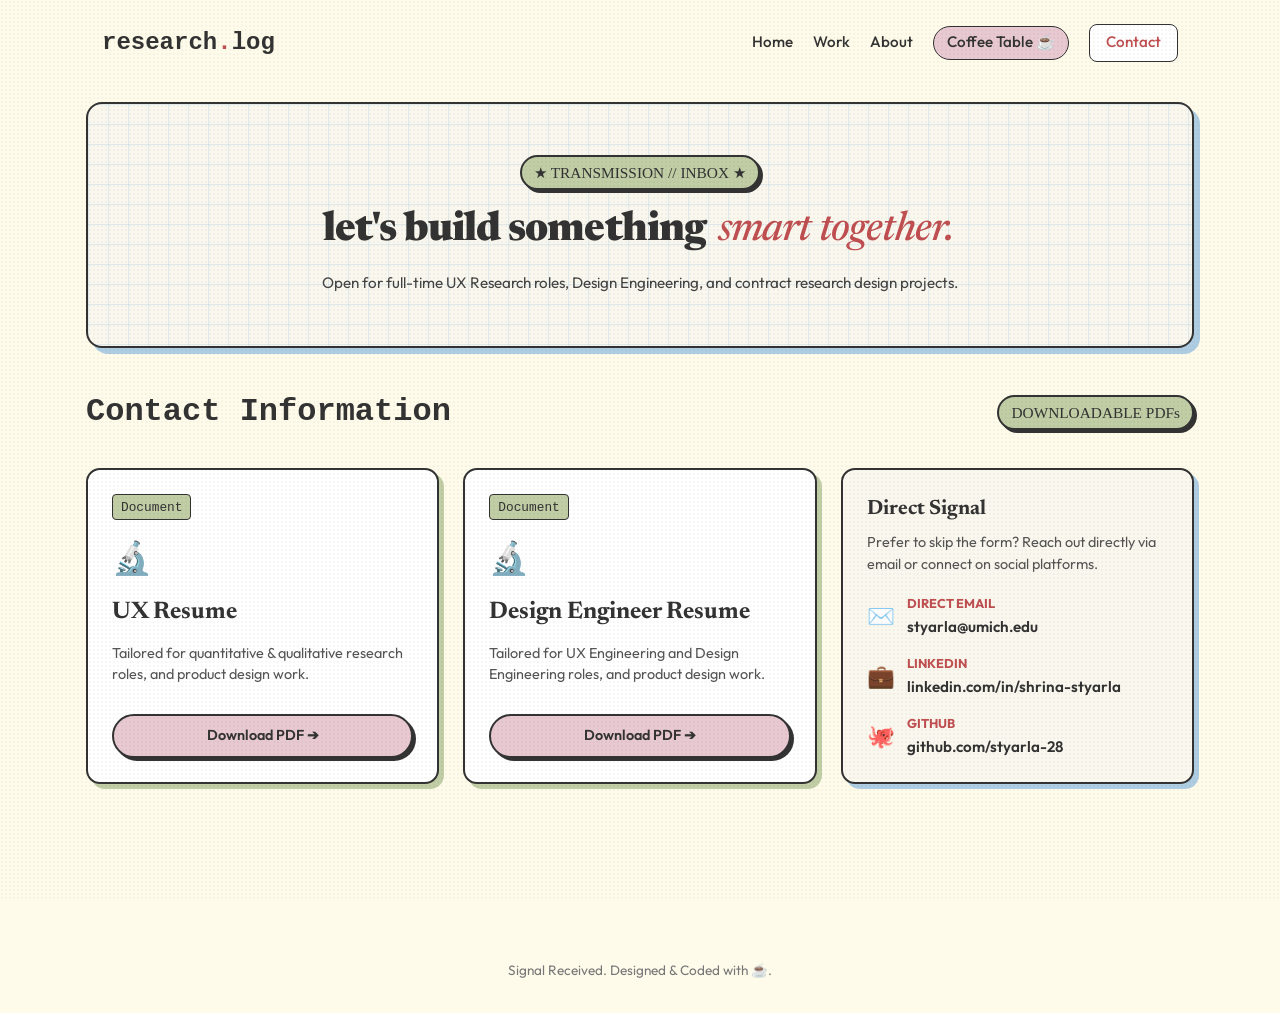
<file: contact.html>
<!DOCTYPE html>
<html lang="en">

<head>
    <meta charset="UTF-8">
    <meta name="viewport" content="width=device-width, initial-scale=1.0">
    <meta name="description" content="Access downloadable, role-tailored resumes and a direct contact form designed for recruiters and prospective teams seeking UX or AI talent. Download a resume or send a message today.">
    <title>Contact & Resumes | UX Research & AI Strategy</title>

    <!-- Google Fonts: Syne, Outfit, Caveat, VT323, Newsreader -->
    <link rel="preconnect" href="https://fonts.googleapis.com">
    <link rel="preconnect" href="https://fonts.gstatic.com" crossorigin>
    <link
        href="https://fonts.googleapis.com/css2?family=Caveat:wght@400;600&family=Newsreader:ital,opsz,wght@1,6..72,500&family=Outfit:wght@300;400;500;600;700&family=Syne:wght@400;600;800&family=VT323&display=swap"
        rel="stylesheet">

    <link rel="stylesheet" href="css/style.css">
</head>

<body>

    <!-- Subtle Grain Overlay -->
    <div class="grain-overlay"></div>

    <!-- Header / Navigation -->
    <header class="site-header">
        <a href="index.html" class="logo-link">
            <div class="logo-text">research<span class="dot">.</span>log</div>
        </a>
        <nav class="nav-links">
            <nav class="nav-links">
                <a href="index.html" class="nav-item">Home</a>
                <a href="projects.html" class="nav-item">Work</a>
                <a href="#about" class="nav-item">About</a>
                <a href="coffee-table.html" class="nav-item badge-nav">Coffee Table ☕</a>
                <a href="contact.html" class="nav-item btn-nav active">Contact</a>
            </nav>
        </nav>
    </header>

    <!-- Page Header -->
    <section class="contact-hero">
        <div class="contact-hero-container grid-background">
            <span class="badge-pixel">★ TRANSMISSION // INBOX ★</span>
            <h1 class="hero-title">let's build something <span class="highlight-text-editorial">smart together.</span>
            </h1>
            <p class="hero-subtitle">Open for full-time UX Research roles, Design Engineering, and contract
                research design projects.</p>
        </div>
    </section>

    <!-- Main Contact Content Layout -->
    <main class="contact-main">

        <!-- ==========================================================================
         SECTION 1: RESUME VAULT (Tailored Resumes for Different Roles)
         ========================================================================== -->
        <section class="resume-vault-section">
            <div class="vault-header">
                <h2 class="vault-title">Contact Information</h2>
                <span class="badge-pixel">DOWNLOADABLE PDFs</span>
            </div>

            <div class="resume-grid">

                <!-- Resume Option 1: UX Research -->
                <article class="resume-card">
                    <div class="resume-tag">Document</div>
                    <div class="resume-icon">🔬</div>
                    <h3>UX Resume</h3>
                    <p>Tailored for quantitative &amp; qualitative research roles, and product design
                        work.</p>
                    <a href="assets/ShrinaTyarla_Resume_DesignandResearch.pdf" target="_blank"
                        class="btn-primary btn-resume">Download PDF ➔</a>
                </article>

                <article class="resume-card">
                    <div class="resume-tag">Document</div>
                    <div class="resume-icon">🔬</div>
                    <h3>Design Engineer Resume</h3>
                    <p>Tailored for UX Engineering and Design Engineering roles, and product design
                        work.</p>
                    <a href="assets/ShrinaTyarla_Resume.pdf" target="_blank"
                        class="btn-primary btn-resume">Download PDF ➔</a>
                </article>

                <div class="quick-connect-card">
                    <h3 class="connect-title">Direct Signal</h3>
                    <p class="connect-text">Prefer to skip the form? Reach out directly via email or connect on social
                        platforms.</p>

                    <ul class="direct-links-list">
                        <li>
                            <span class="direct-icon">✉️</span>
                            <div>
                                <strong>Direct Email</strong>
                                <a href="mailto:styarla@umich.edu">styarla@umich.edu</a>
                            </div>
                        </li>
                        <li>
                            <span class="direct-icon">💼</span>
                            <div>
                                <strong>LinkedIn</strong>
                                <a href="https://linkedin.com/in/yshrina-tyarla"
                                    target="_blank">linkedin.com/in/shrina-styarla</a>
                            </div>
                        </li>
                        <li>
                            <span class="direct-icon">🐙</span>
                            <div>
                                <strong>GitHub</strong>
                                <a href="https://github.com/styarla-28" target="_blank">github.com/styarla-28</a>
                            </div>
                        </li>
                    </ul>
                </div>

                <!-- Resume Option 3: Product & IxD -->
                <!-- <article class="resume-card ixd-resume">
          <div class="resume-tag tag-pink">GENERALIST</div>
          <div class="resume-icon">🎨</div>
          <h3>Interaction Designer</h3>
          <p>Focuses on end-to-end product design, interactive Figma prototyping, wireframing, and design systems.</p>
          <a href="assets/resumes/Interaction_Design_Resume.pdf" target="_blank" class="btn-primary btn-resume">Download PDF ➔</a>
        </article> -->

            </div>
        </section>

        <!-- ==========================================================================
         SECTION 2: CONTACT FORM & DIRECT TOUCHPOINTS
         ========================================================================== -->
        <section class="contact-split-section">

            <!-- Left: Interactive Contact Form -->
            <!-- <div class="contact-form-box">
        <h2 class="form-title">02. Send a Message</h2>
        <form class="retro-form" action="https://formspree.io/f/your-form-id" method="POST">
          
          <div class="form-group">
            <label for="name">YOUR NAME / COMPANY *</label>
            <input type="text" id="name" name="name" placeholder="e.g. Sarah from Acme Corp" required>
          </div>

          <div class="form-group">
            <label for="email">EMAIL ADDRESS *</label>
            <input type="email" id="email" name="email" placeholder="sarah@company.com" required>
          </div>

          <div class="form-group">
            <label for="subject">OPPORTUNITY TYPE</label>
            <select id="subject" name="subject">
              <option value="full-time">Full-Time Role Opportunity</option>
              <option value="contract">Contract UX / AI Project</option>
              <option value="consulting">Advisory / Consulting</option>
              <option value="other">Just saying hello!</option>
            </select>
          </div>

          <div class="form-group">
            <label for="message">PROJECT / ROLE DETAILS *</label>
            <textarea id="message" name="message" rows="5" placeholder="Tell me a bit about the role, team, or challenge you're solving..." required></textarea>
          </div>

          <button type="submit" class="btn-primary btn-submit">Send Transmission ➔</button>

        </form>
      </div> -->

            <!-- Right: Direct Contact Info Card -->

        </section>

    </main>

    <footer class="site-footer">
        <p>Signal Received. Designed &amp; Coded with ☕.</p>
    </footer>

</body>

</html>
</file>
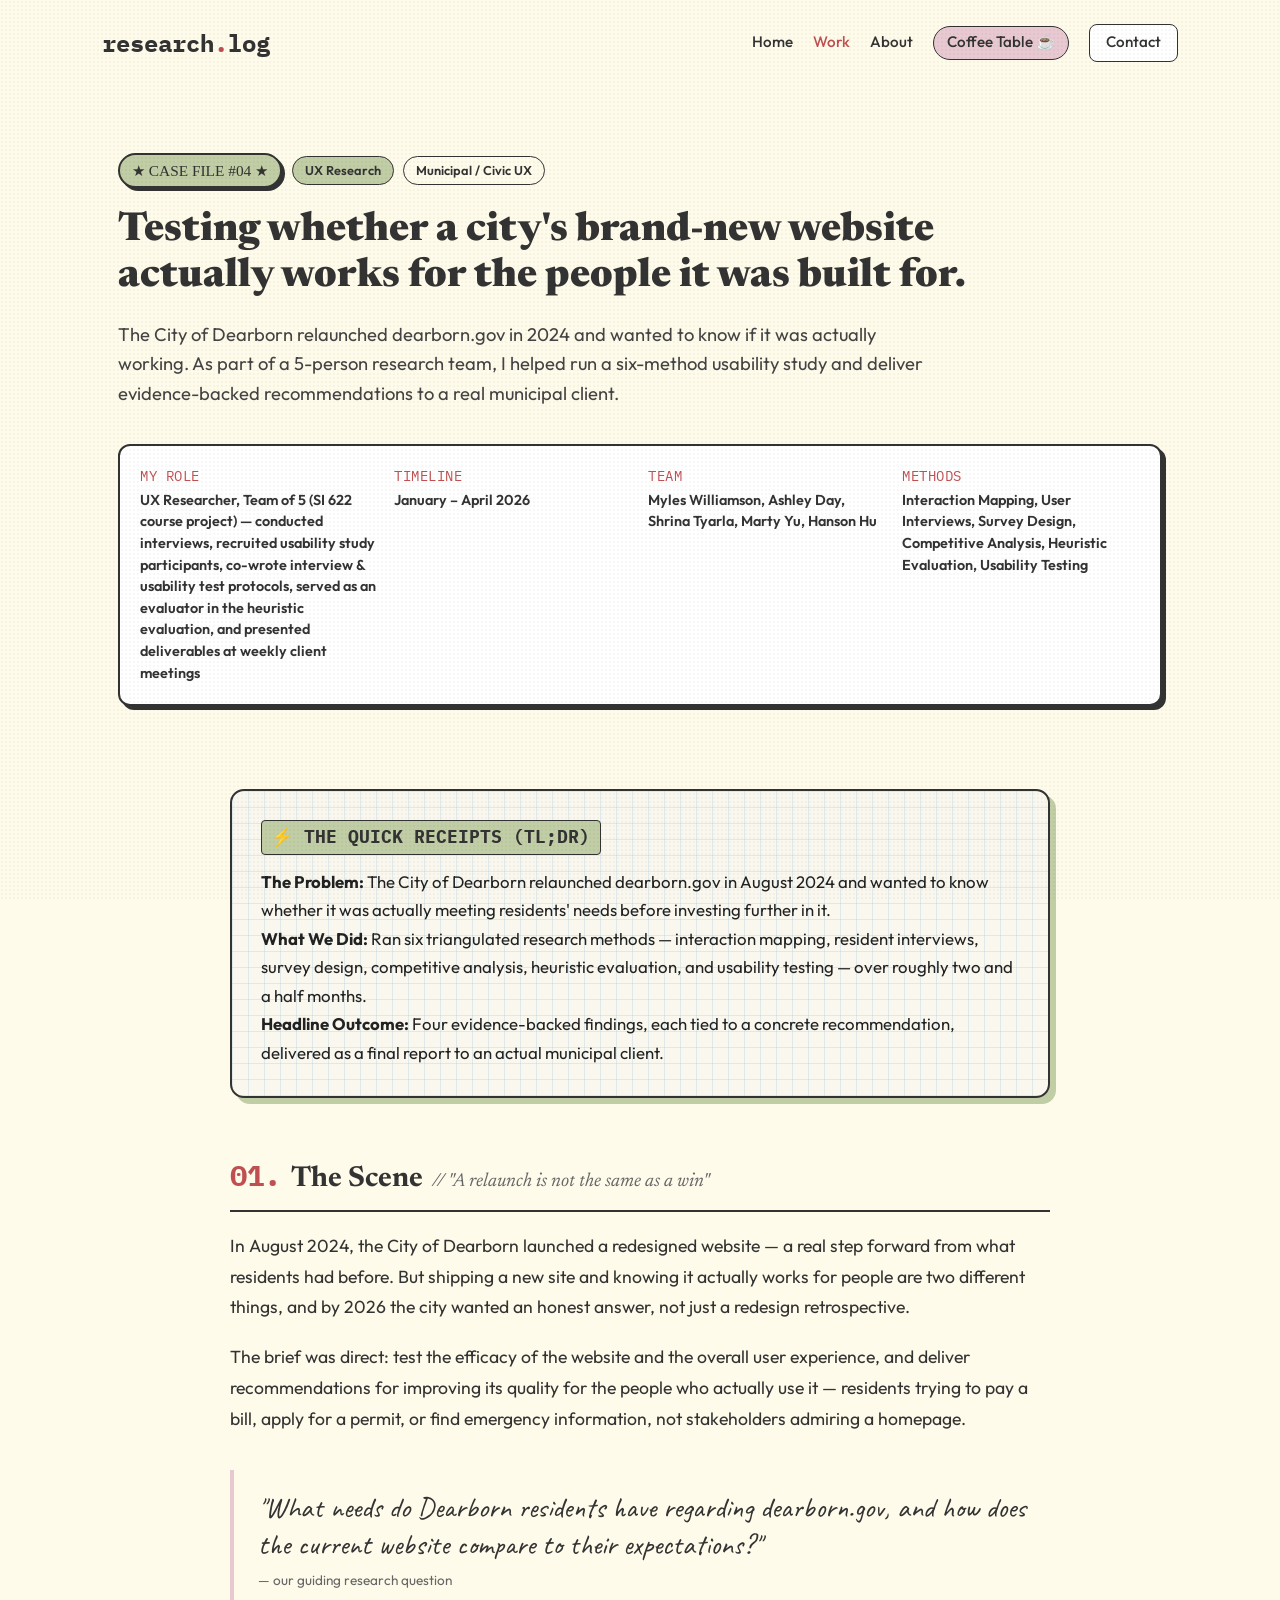
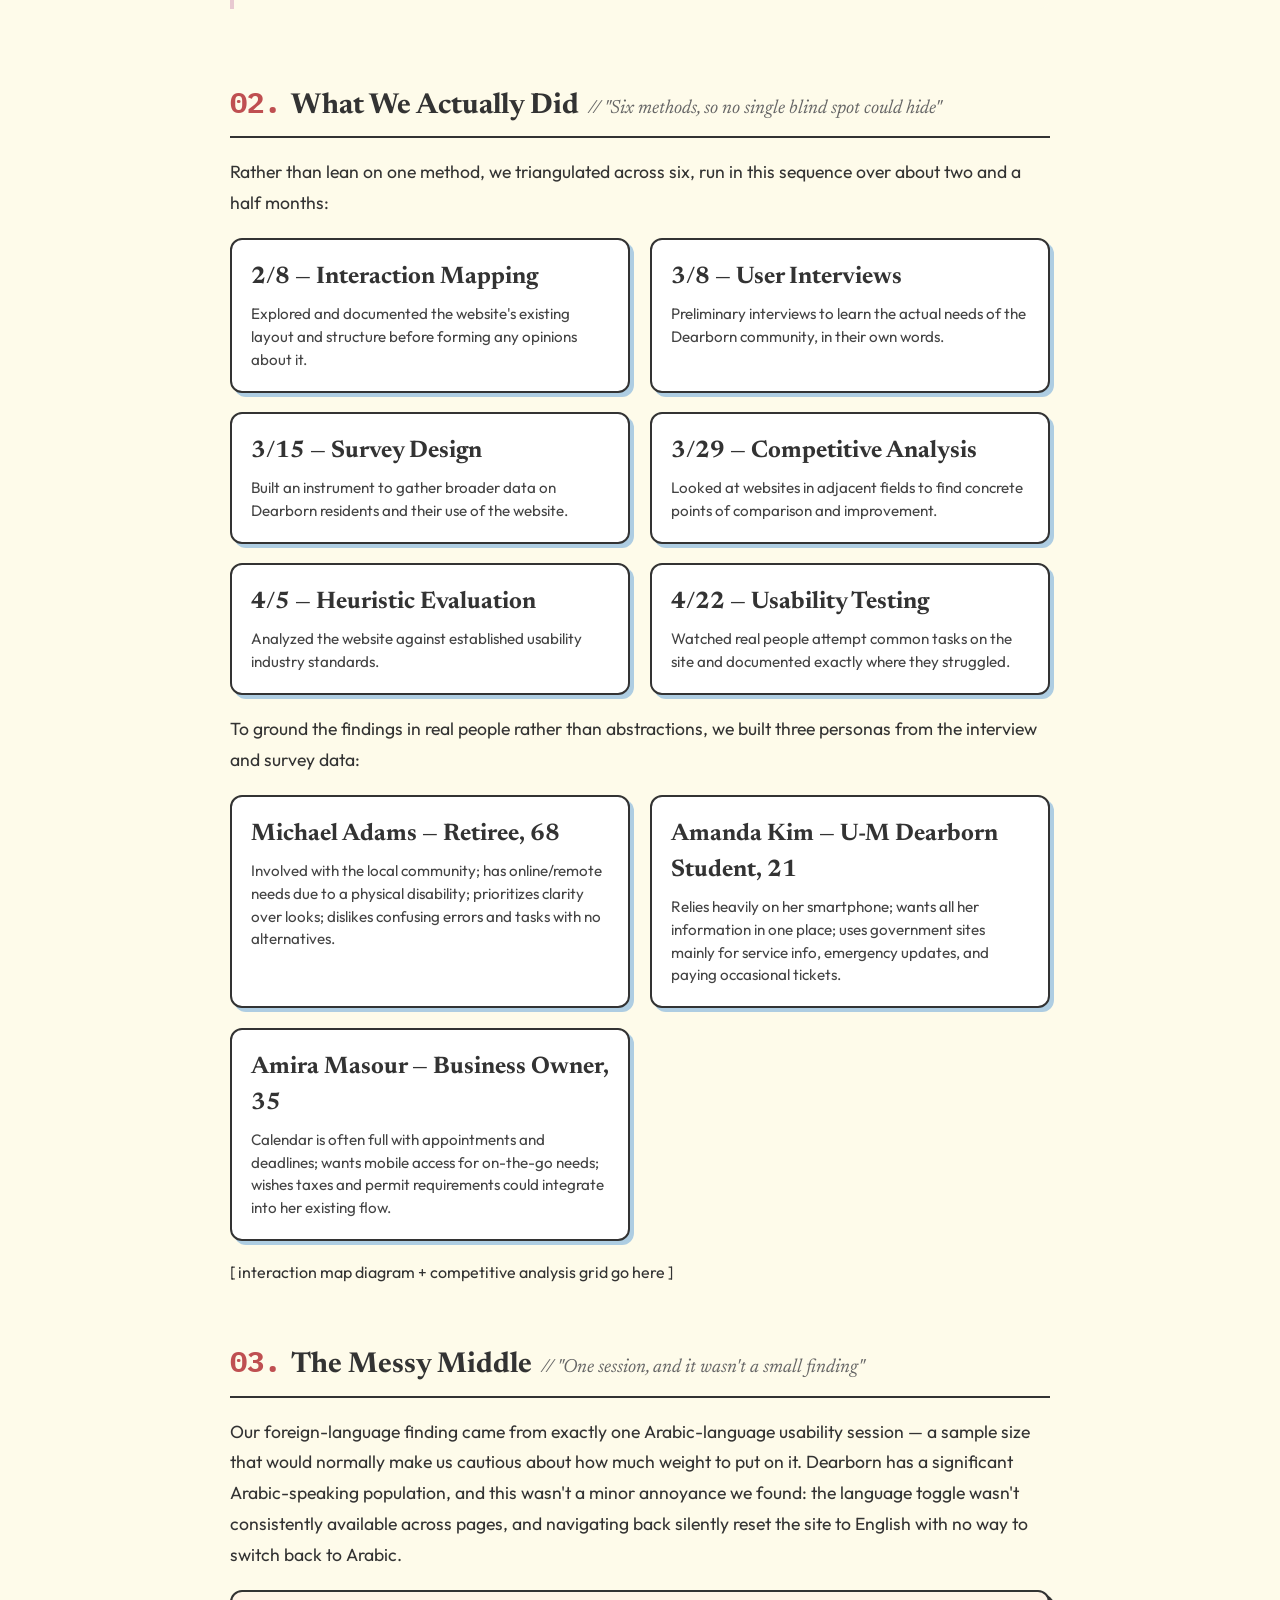
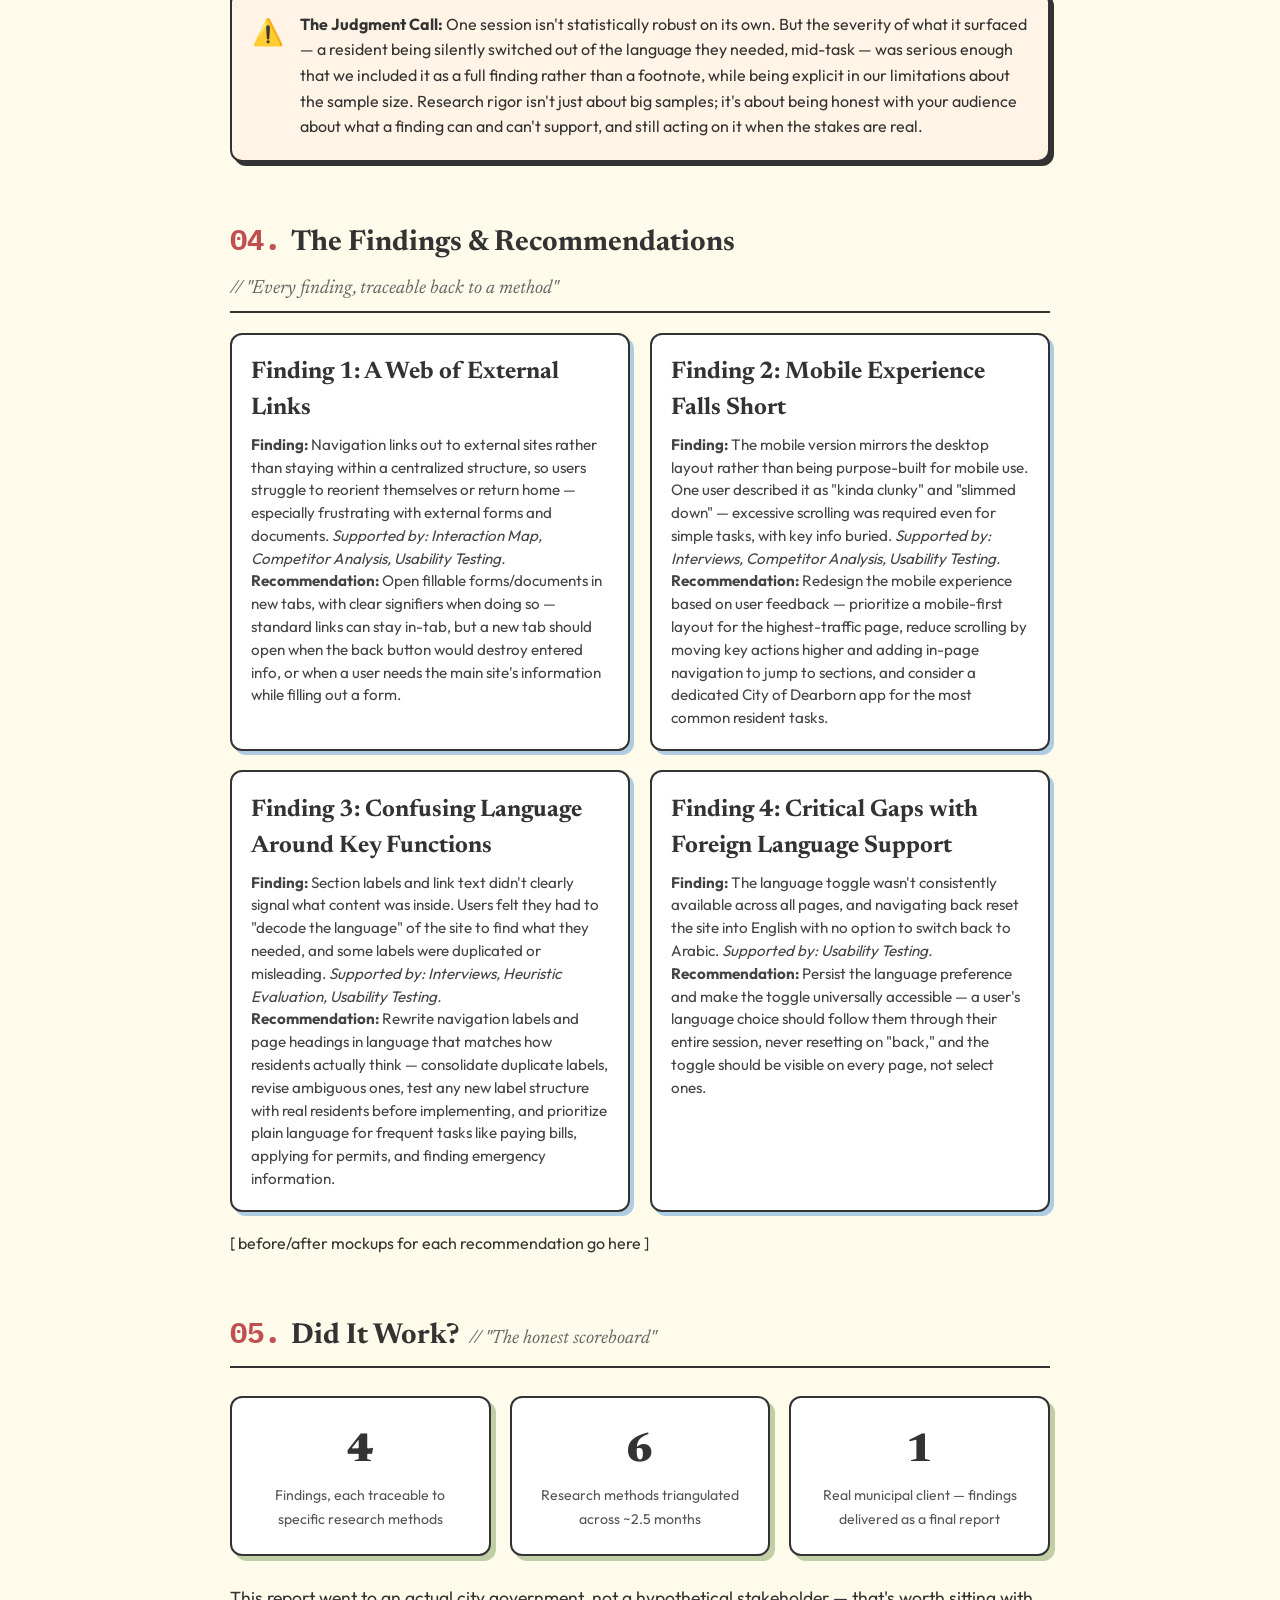
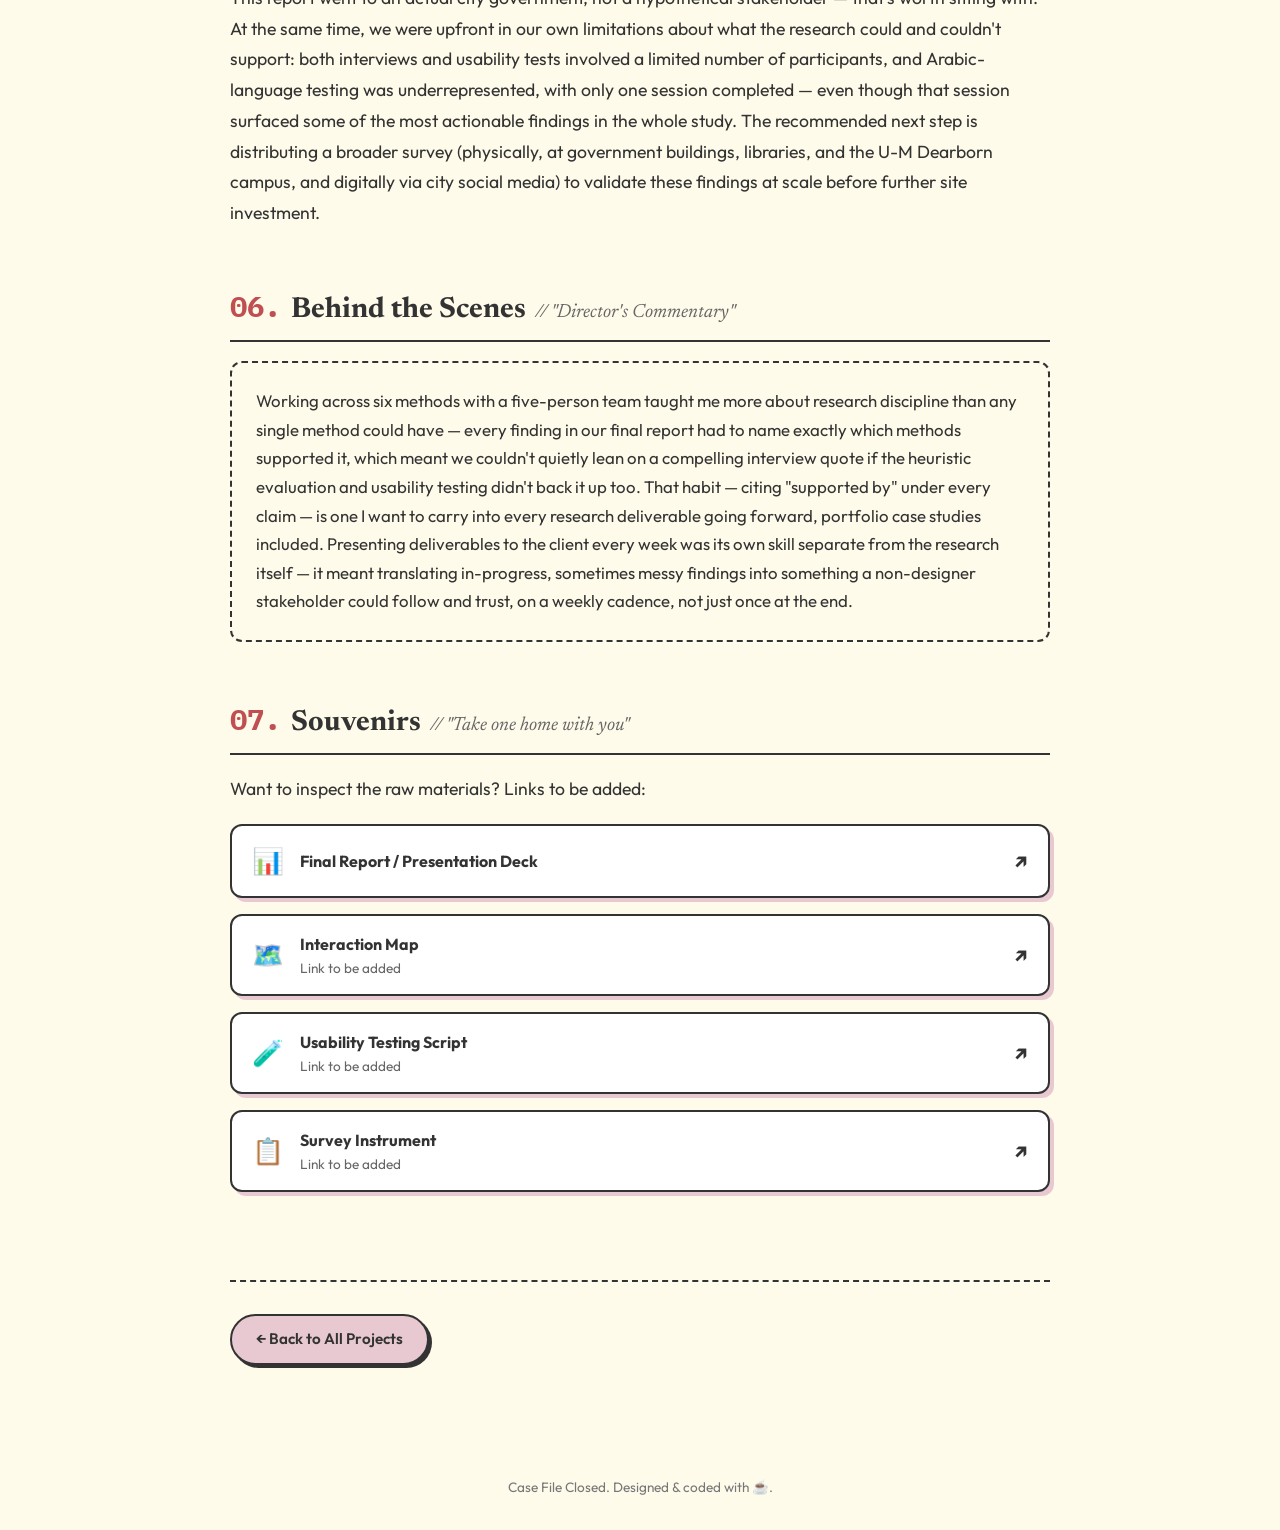
<file: dearborn-project.html>
<!DOCTYPE html>
<html lang="en">
<head>
  <meta charset="UTF-8">
  <meta name="viewport" content="width=device-width, initial-scale=1.0">
  <title>Case Study: City of Dearborn | jordan.ux</title>

  <link rel="preconnect" href="https://fonts.googleapis.com">
  <link rel="preconnect" href="https://fonts.gstatic.com" crossorigin>
  <link
    href="https://fonts.googleapis.com/css2?family=Caveat:wght@600&family=Newsreader:ital,opsz,wght@1,6..72,500&family=Outfit:wght@300;400;500;600&family=Syne:wght@700;800&family=VT323&display=swap"
    rel="stylesheet">
  <link
    href="https://fonts.googleapis.com/css2?family=IBM+Plex+Mono:ital,wght@0,100;0,200;0,300;0,400;0,500;0,600;0,700;1,100;1,200;1,300;1,400;1,500;1,600;1,700&display=swap"
    rel="stylesheet">

  <link rel="stylesheet" href="css/style.css" />
</head>
<body>

  <div class="grain-overlay"></div>

  <header class="site-header">
        <a href="index.html" class="logo-link">
            <div class="logo-text">research<span class="dot">.</span>log</div>
        </a>
        <nav class="nav-links">
            <a href="index.html" class="nav-item">Home</a>
            <a href="projects.html" class="nav-item active">Work</a>
            <a href="index.html#about" class="nav-item">About</a>
            <a href="coffee-table.html" class="nav-item badge-nav">Coffee Table ☕</a>
            <a href="contact.html" class="nav-item btn-nav">Contact</a>
        </nav>
    </header>

  <!-- ==========================================================================
       SECTION 1: THE COVER
       ========================================================================== -->
  <section class="case-cover">
    <div class="case-cover-container">

      <div class="category-badges">
        <span class="badge-pixel">★ CASE FILE #04 ★</span>
        <span class="tag-pill tag-research">UX Research</span>
        <span class="tag-pill tag-interaction">Municipal / Civic UX</span>
      </div>

      <h1 class="case-title">Testing whether a city's brand-new website actually works for the people it was built for.</h1>
      <p class="case-one-liner">The City of Dearborn relaunched dearborn.gov in 2024 and wanted to know if it was actually working. As part of a 5-person research team, I helped run a six-method usability study and deliver evidence-backed recommendations to a real municipal client.</p>

      <div class="meta-dossier-grid">
        <div class="meta-item">
          <span class="meta-label">MY ROLE</span>
          <span class="meta-value">UX Researcher, Team of 5 (SI 622 course project) — conducted interviews, recruited usability study participants, co-wrote interview &amp; usability test protocols, served as an evaluator in the heuristic evaluation, and presented deliverables at weekly client meetings</span>
        </div>
        <div class="meta-item">
          <span class="meta-label">TIMELINE</span>
          <span class="meta-value">January – April 2026</span>
        </div>
        <div class="meta-item">
          <span class="meta-label">TEAM</span>
          <span class="meta-value">Myles Williamson, Ashley Day, Shrina Tyarla, Marty Yu, Hanson Hu</span>
        </div>
        <div class="meta-item">
          <span class="meta-label">METHODS</span>
          <span class="meta-value">Interaction Mapping, User Interviews, Survey Design, Competitive Analysis, Heuristic Evaluation, Usability Testing</span>
        </div>
      </div>

    </div>
  </section>

  <!-- Hero media intentionally omitted — to be added later -->

  <main class="case-body">

    <!-- ==========================================================================
         SECTION 2: THE TL;DR
         ========================================================================== -->
    <div class="tldr-box">
      <div class="tldr-header">
        <span class="tldr-badge">⚡ THE QUICK RECEIPTS (TL;DR)</span>
      </div>
      <p class="tldr-text">
        <strong>The Problem:</strong> The City of Dearborn relaunched dearborn.gov in August 2024 and wanted to know whether it was actually meeting residents' needs before investing further in it.<br>
        <strong>What We Did:</strong> Ran six triangulated research methods — interaction mapping, resident interviews, survey design, competitive analysis, heuristic evaluation, and usability testing — over roughly two and a half months.<br>
        <strong>Headline Outcome:</strong> Four evidence-backed findings, each tied to a concrete recommendation, delivered as a final report to an actual municipal client.
      </p>
    </div>

    <!-- ==========================================================================
         SECTION 3: THE SCENE
         ========================================================================== -->
    <section class="case-section">
      <h2 class="section-title"><span class="title-num">01.</span> The Scene <span class="sub-title-playful">// "A relaunch is not the same as a win"</span></h2>

      <p class="case-p">
        In August 2024, the City of Dearborn launched a redesigned website — a real step forward from what residents had before. But shipping a new site and knowing it actually works for people are two different things, and by 2026 the city wanted an honest answer, not just a redesign retrospective.
      </p>

      <p class="case-p">
        The brief was direct: test the efficacy of the website and the overall user experience, and deliver recommendations for improving its quality for the people who actually use it — residents trying to pay a bill, apply for a permit, or find emergency information, not stakeholders admiring a homepage.
      </p>

      <blockquote class="handwritten-quote">
        "What needs do Dearborn residents have regarding dearborn.gov, and how does the current website compare to their expectations?"
        <cite>— our guiding research question</cite>
      </blockquote>
    </section>

    <!-- ==========================================================================
         SECTION 4: WHAT WE ACTUALLY DID
         ========================================================================== -->
    <section class="case-section">
      <h2 class="section-title"><span class="title-num">02.</span> What We Actually Did <span class="sub-title-playful">// "Six methods, so no single blind spot could hide"</span></h2>

      <p class="case-p">
        Rather than lean on one method, we triangulated across six, run in this sequence over about two and a half months:
      </p>

      <div class="solution-grid">
        <div class="solution-card">
          <h4>2/8 — Interaction Mapping</h4>
          <p>Explored and documented the website's existing layout and structure before forming any opinions about it.</p>
        </div>
        <div class="solution-card">
          <h4>3/8 — User Interviews</h4>
          <p>Preliminary interviews to learn the actual needs of the Dearborn community, in their own words.</p>
        </div>
        <div class="solution-card">
          <h4>3/15 — Survey Design</h4>
          <p>Built an instrument to gather broader data on Dearborn residents and their use of the website.</p>
        </div>
        <div class="solution-card">
          <h4>3/29 — Competitive Analysis</h4>
          <p>Looked at websites in adjacent fields to find concrete points of comparison and improvement.</p>
        </div>
        <div class="solution-card">
          <h4>4/5 — Heuristic Evaluation</h4>
          <p>Analyzed the website against established usability industry standards.</p>
        </div>
        <div class="solution-card">
          <h4>4/22 — Usability Testing</h4>
          <p>Watched real people attempt common tasks on the site and documented exactly where they struggled.</p>
        </div>
      </div>

      <p class="case-p">To ground the findings in real people rather than abstractions, we built three personas from the interview and survey data:</p>

      <div class="solution-grid">
        <div class="solution-card">
          <h4>Michael Adams — Retiree, 68</h4>
          <p>Involved with the local community; has online/remote needs due to a physical disability; prioritizes clarity over looks; dislikes confusing errors and tasks with no alternatives.</p>
        </div>
        <div class="solution-card">
          <h4>Amanda Kim — U-M Dearborn Student, 21</h4>
          <p>Relies heavily on her smartphone; wants all her information in one place; uses government sites mainly for service info, emergency updates, and paying occasional tickets.</p>
        </div>
        <div class="solution-card">
          <h4>Amira Masour — Business Owner, 35</h4>
          <p>Calendar is often full with appointments and deadlines; wants mobile access for on-the-go needs; wishes taxes and permit requirements could integrate into her existing flow.</p>
        </div>
      </div>

      <div class="media-note">[ interaction map diagram + competitive analysis grid go here ]</div>
    </section>

    <!-- ==========================================================================
         SECTION 5: THE MESSY MIDDLE
         ========================================================================== -->
    <section class="case-section">
      <h2 class="section-title"><span class="title-num">03.</span> The Messy Middle <span class="sub-title-playful">// "One session, and it wasn't a small finding"</span></h2>

      <p class="case-p">
        Our foreign-language finding came from exactly one Arabic-language usability session — a sample size that would normally make us cautious about how much weight to put on it. Dearborn has a significant Arabic-speaking population, and this wasn't a minor annoyance we found: the language toggle wasn't consistently available across pages, and navigating back silently reset the site to English with no way to switch back to Arabic.
      </p>

      <div class="callout-box warning-box">
        <span class="callout-icon">⚠️</span>
        <div>
          <strong>The Judgment Call:</strong> One session isn't statistically robust on its own. But the severity of what it surfaced — a resident being silently switched out of the language they needed, mid-task — was serious enough that we included it as a full finding rather than a footnote, while being explicit in our limitations about the sample size. Research rigor isn't just about big samples; it's about being honest with your audience about what a finding can and can't support, and still acting on it when the stakes are real.
        </div>
      </div>
    </section>

    <!-- ==========================================================================
         SECTION 6: THE FINDINGS & RECOMMENDATIONS
         ========================================================================== -->
    <section class="case-section">
      <h2 class="section-title"><span class="title-num">04.</span> The Findings &amp; Recommendations <span class="sub-title-playful">// "Every finding, traceable back to a method"</span></h2>

      <div class="solution-grid">
        <div class="solution-card">
          <h4>Finding 1: A Web of External Links</h4>
          <p><strong>Finding:</strong> Navigation links out to external sites rather than staying within a centralized structure, so users struggle to reorient themselves or return home — especially frustrating with external forms and documents. <em>Supported by: Interaction Map, Competitor Analysis, Usability Testing.</em></p>
          <p><strong>Recommendation:</strong> Open fillable forms/documents in new tabs, with clear signifiers when doing so — standard links can stay in-tab, but a new tab should open when the back button would destroy entered info, or when a user needs the main site's information while filling out a form.</p>
        </div>
        <div class="solution-card">
          <h4>Finding 2: Mobile Experience Falls Short</h4>
          <p><strong>Finding:</strong> The mobile version mirrors the desktop layout rather than being purpose-built for mobile use. One user described it as "kinda clunky" and "slimmed down" — excessive scrolling was required even for simple tasks, with key info buried. <em>Supported by: Interviews, Competitor Analysis, Usability Testing.</em></p>
          <p><strong>Recommendation:</strong> Redesign the mobile experience based on user feedback — prioritize a mobile-first layout for the highest-traffic page, reduce scrolling by moving key actions higher and adding in-page navigation to jump to sections, and consider a dedicated City of Dearborn app for the most common resident tasks.</p>
        </div>
        <div class="solution-card">
          <h4>Finding 3: Confusing Language Around Key Functions</h4>
          <p><strong>Finding:</strong> Section labels and link text didn't clearly signal what content was inside. Users felt they had to "decode the language" of the site to find what they needed, and some labels were duplicated or misleading. <em>Supported by: Interviews, Heuristic Evaluation, Usability Testing.</em></p>
          <p><strong>Recommendation:</strong> Rewrite navigation labels and page headings in language that matches how residents actually think — consolidate duplicate labels, revise ambiguous ones, test any new label structure with real residents before implementing, and prioritize plain language for frequent tasks like paying bills, applying for permits, and finding emergency information.</p>
        </div>
        <div class="solution-card">
          <h4>Finding 4: Critical Gaps with Foreign Language Support</h4>
          <p><strong>Finding:</strong> The language toggle wasn't consistently available across all pages, and navigating back reset the site into English with no option to switch back to Arabic. <em>Supported by: Usability Testing.</em></p>
          <p><strong>Recommendation:</strong> Persist the language preference and make the toggle universally accessible — a user's language choice should follow them through their entire session, never resetting on "back," and the toggle should be visible on every page, not select ones.</p>
        </div>
      </div>

      <div class="media-note">[ before/after mockups for each recommendation go here ]</div>
    </section>

    <!-- ==========================================================================
         SECTION 7: DID IT WORK?
         ========================================================================== -->
    <section class="case-section">
      <h2 class="section-title"><span class="title-num">05.</span> Did It Work? <span class="sub-title-playful">// "The honest scoreboard"</span></h2>

      <div class="impact-metrics-bar">
        <div class="metric-card">
          <span class="metric-number">4</span>
          <span class="metric-label">Findings, each traceable to specific research methods</span>
        </div>
        <div class="metric-card">
          <span class="metric-number">6</span>
          <span class="metric-label">Research methods triangulated across ~2.5 months</span>
        </div>
        <div class="metric-card">
          <span class="metric-number">1</span>
          <span class="metric-label">Real municipal client — findings delivered as a final report</span>
        </div>
      </div>

      <p class="case-p">
        This report went to an actual city government, not a hypothetical stakeholder — that's worth sitting with. At the same time, we were upfront in our own limitations about what the research could and couldn't support: both interviews and usability tests involved a limited number of participants, and Arabic-language testing was underrepresented, with only one session completed — even though that session surfaced some of the most actionable findings in the whole study. The recommended next step is distributing a broader survey (physically, at government buildings, libraries, and the U-M Dearborn campus, and digitally via city social media) to validate these findings at scale before further site investment.
      </p>
    </section>

    <!-- ==========================================================================
         SECTION 8: BEHIND THE SCENES
         ========================================================================== -->
    <section class="case-section">
      <h2 class="section-title"><span class="title-num">06.</span> Behind the Scenes <span class="sub-title-playful">// "Director's Commentary"</span></h2>

      <div class="commentary-box">
        <p>
          Working across six methods with a five-person team taught me more about research discipline than any single method could have — every finding in our final report had to name exactly which methods supported it, which meant we couldn't quietly lean on a compelling interview quote if the heuristic evaluation and usability testing didn't back it up too. That habit — citing "supported by" under every claim — is one I want to carry into every research deliverable going forward, portfolio case studies included. Presenting deliverables to the client every week was its own skill separate from the research itself — it meant translating in-progress, sometimes messy findings into something a non-designer stakeholder could follow and trust, on a weekly cadence, not just once at the end.
        </p>
      </div>
    </section>

    <!-- ==========================================================================
         SECTION 9: SOUVENIRS
         ========================================================================== -->
    <section class="case-section">
      <h2 class="section-title"><span class="title-num">07.</span> Souvenirs <span class="sub-title-playful">// "Take one home with you"</span></h2>

      <p class="case-p">Want to inspect the raw materials? Links to be added:</p>

      <div class="souvenirs-grid">
        <a href="https://docs.google.com/presentation/d/1HJ4zD1CCJXC61WCjM3yFHAoWucZ_zaAdv29nxvtv_aQ/edit?usp=sharing" class="souvenir-card pending">
          <span class="souvenir-icon">📊</span>
          <div>
            <strong>Final Report / Presentation Deck</strong>
          </div>
          <span class="arrow">↗</span>
        </a>

        <a href="#" class="souvenir-card pending">
          <span class="souvenir-icon">🗺️</span>
          <div>
            <strong>Interaction Map</strong>
            <p>Link to be added</p>
          </div>
          <span class="arrow">↗</span>
        </a>

        <a href="#" class="souvenir-card pending">
          <span class="souvenir-icon">🧪</span>
          <div>
            <strong>Usability Testing Script</strong>
            <p>Link to be added</p>
          </div>
          <span class="arrow">↗</span>
        </a>

        <a href="#" class="souvenir-card pending">
          <span class="souvenir-icon">📋</span>
          <div>
            <strong>Survey Instrument</strong>
            <p>Link to be added</p>
          </div>
          <span class="arrow">↗</span>
        </a>
      </div>
    </section>

    <div class="case-bottom-nav">
      <a href="projects.html" class="btn-primary">← Back to All Projects</a>
    </div>

  </main>

  <footer class="site-footer">
    <p>Case File Closed. Designed &amp; coded with ☕.</p>
  </footer>

</body>
</html>
</file>
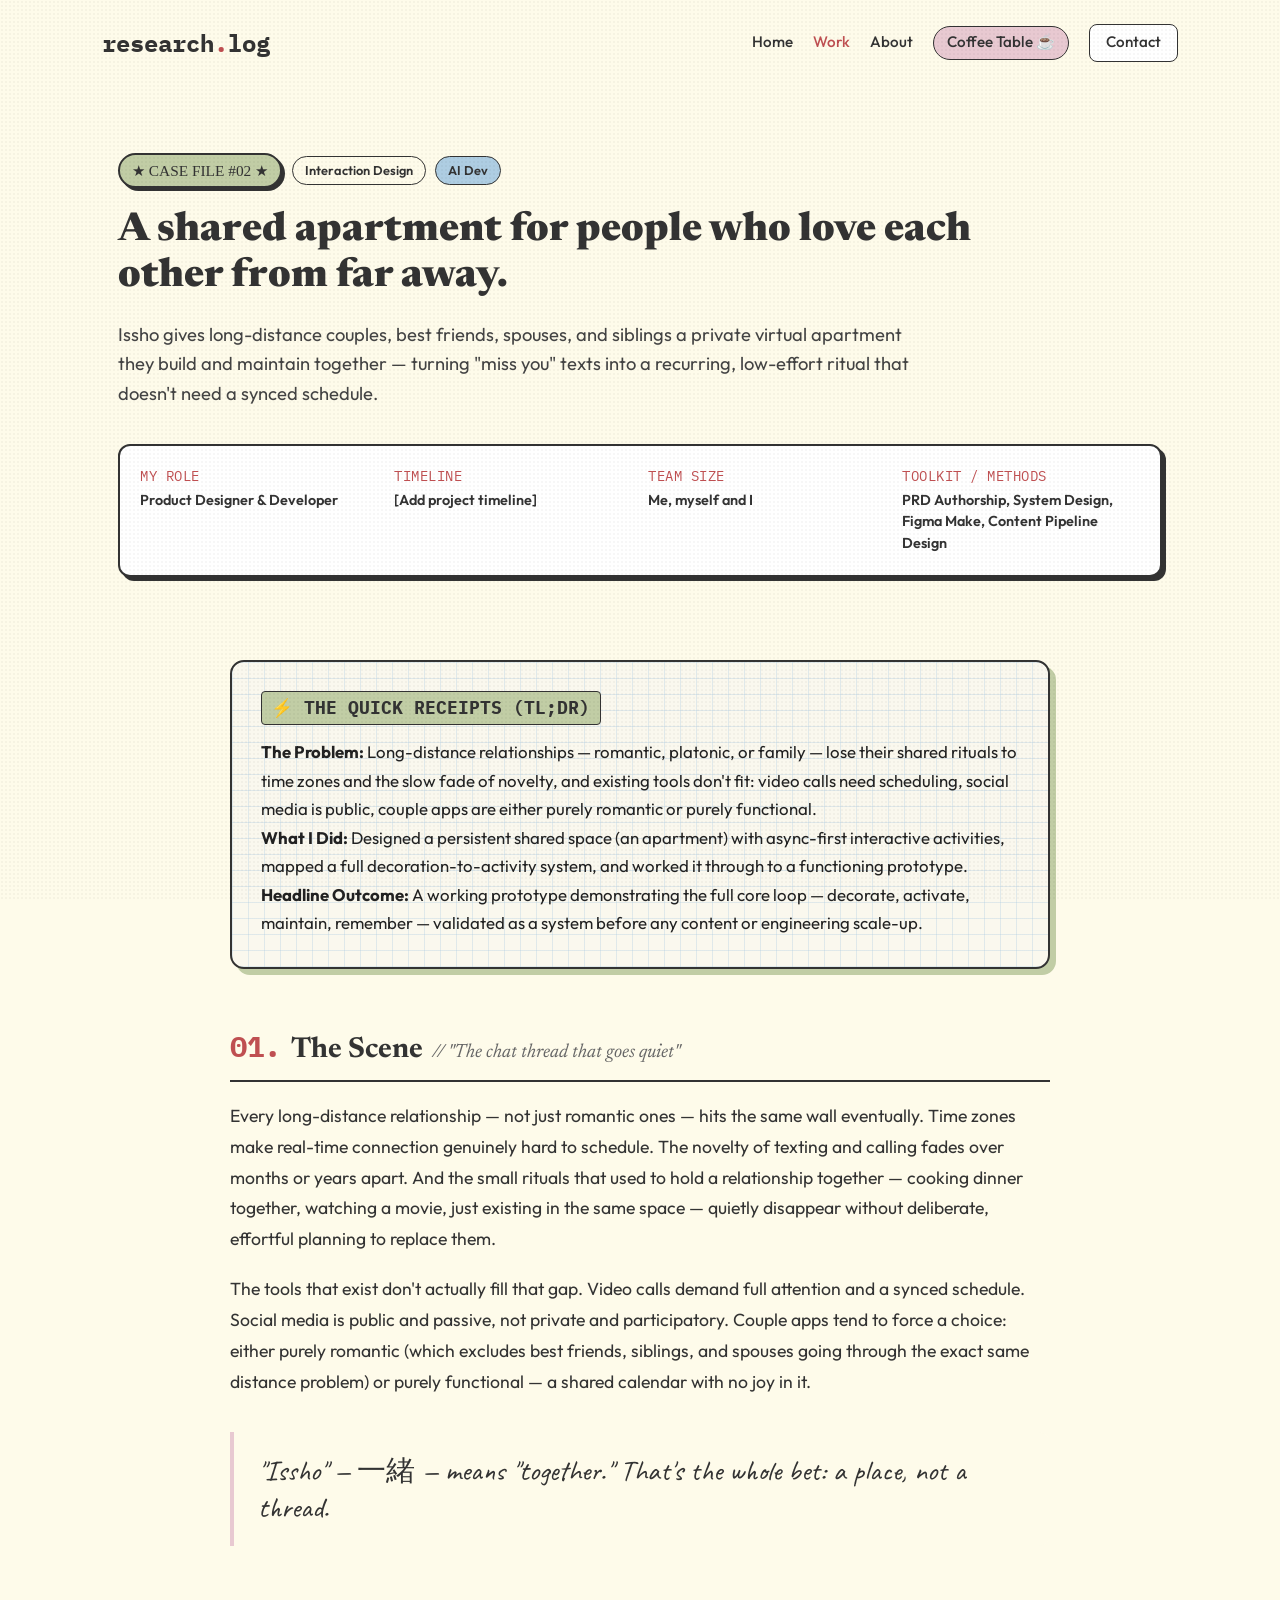
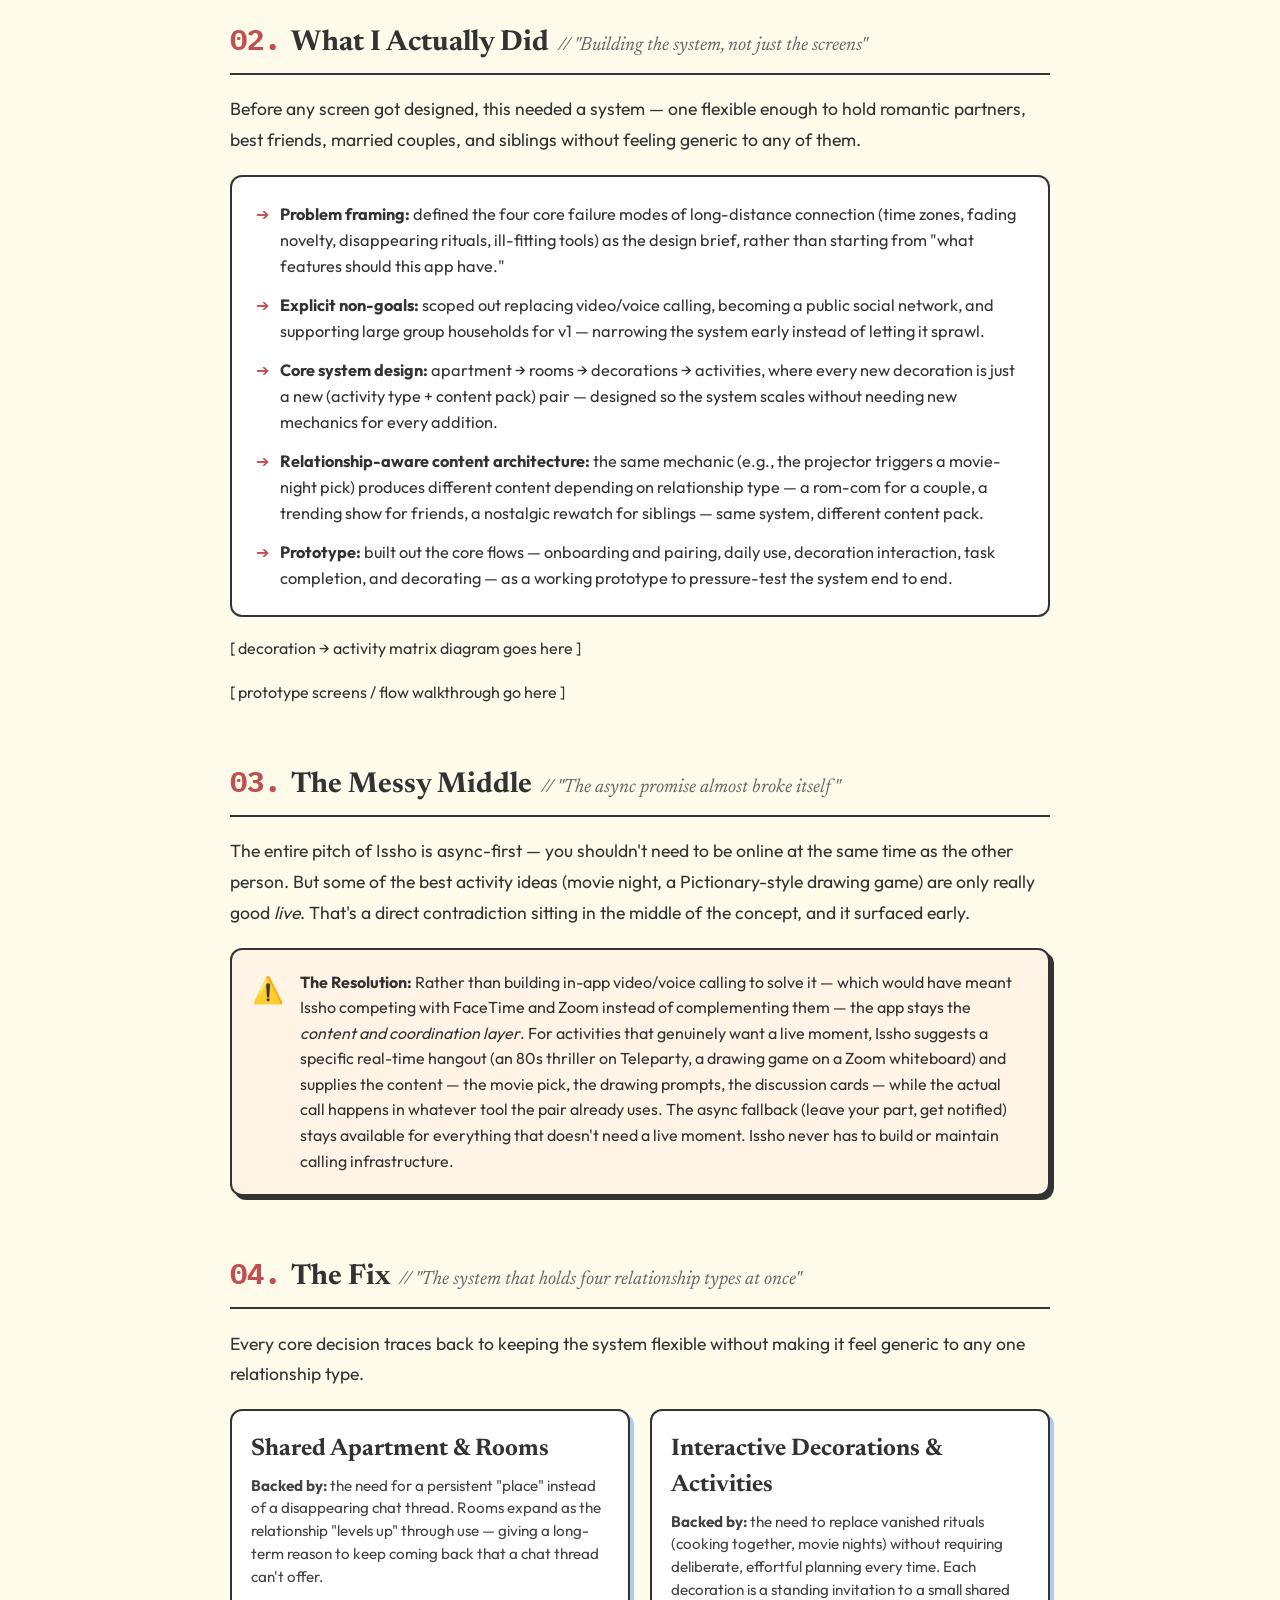
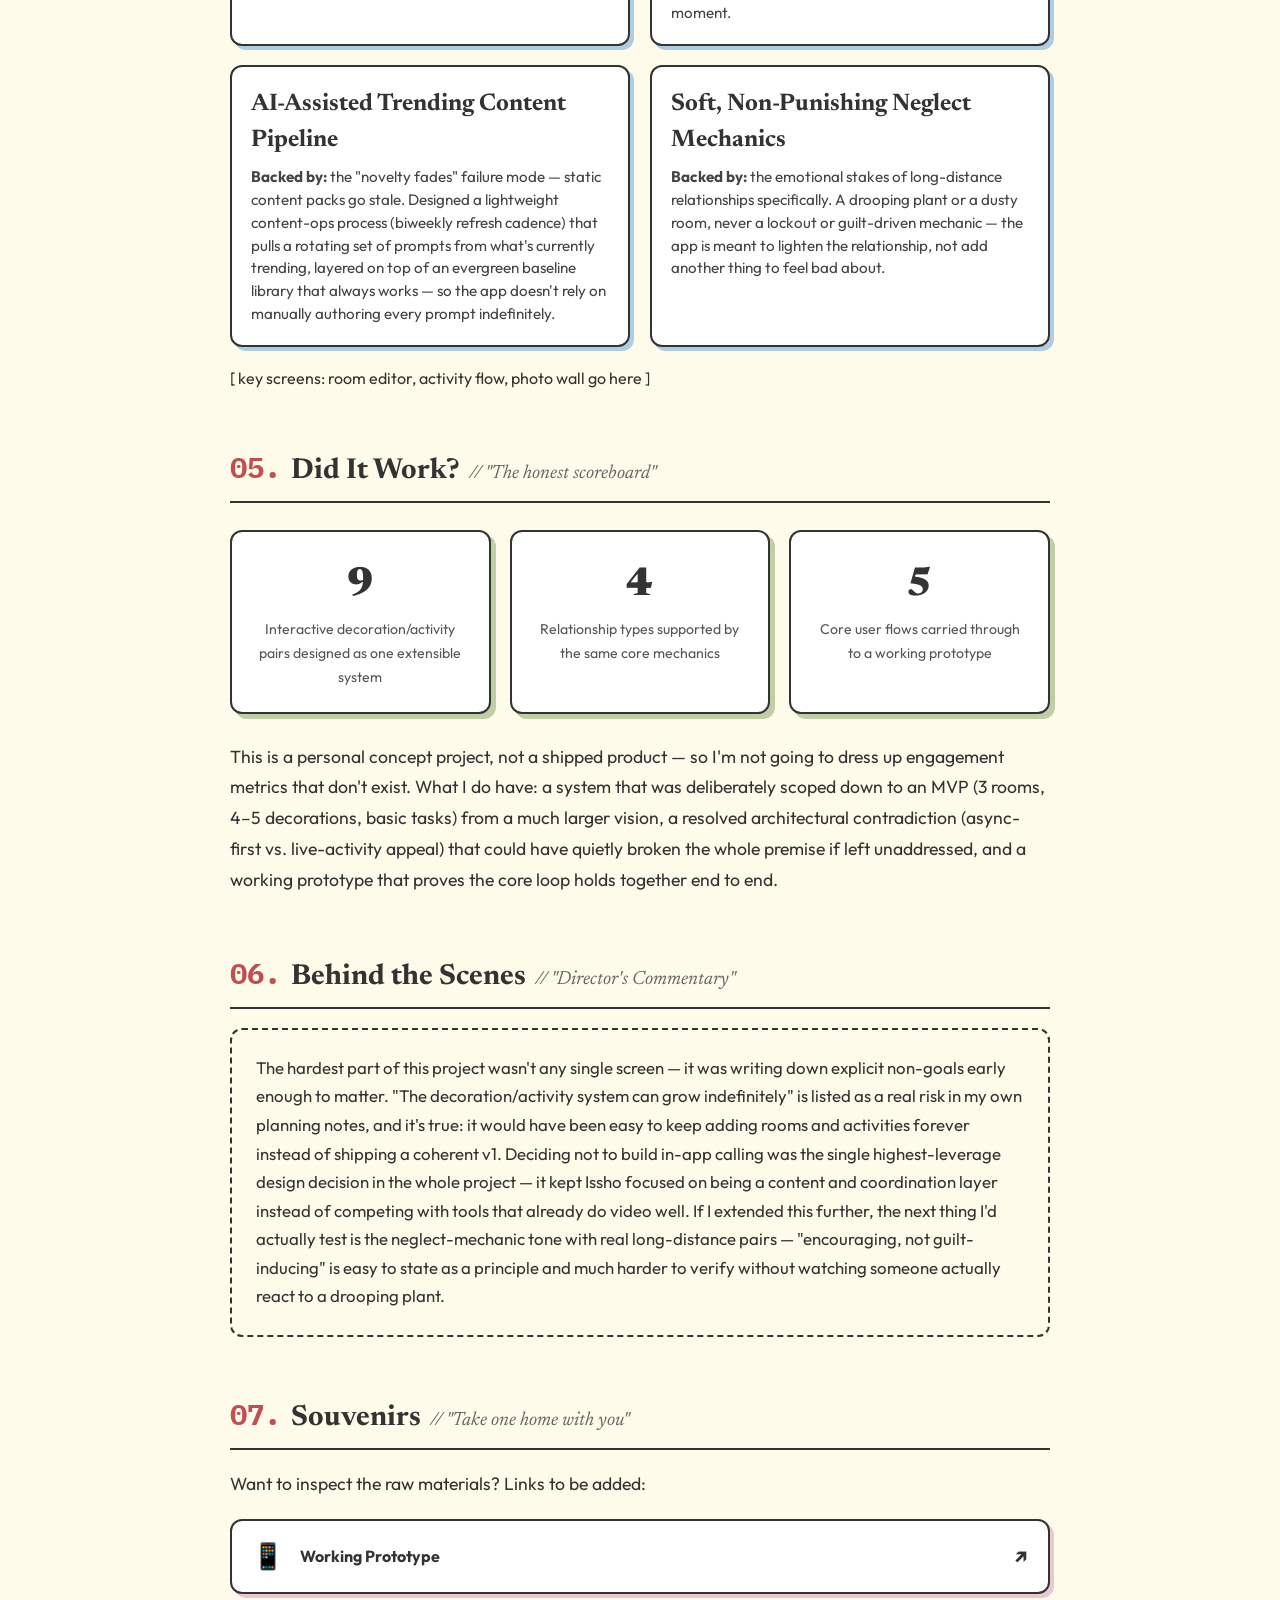
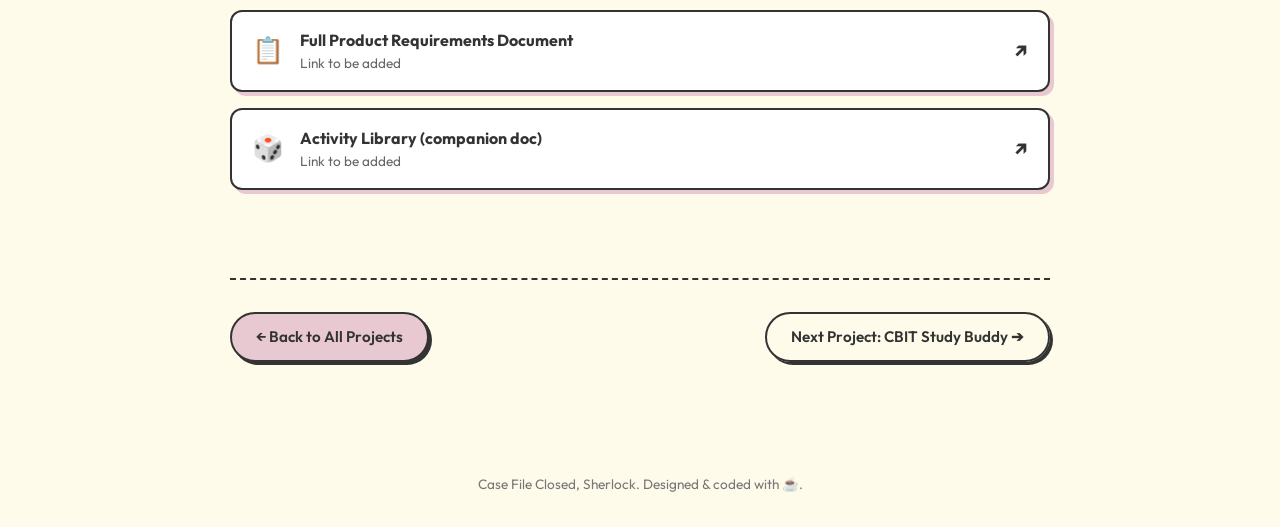
<file: issho.html>
<!DOCTYPE html>
<html lang="en">
<head>
  <meta charset="UTF-8">
  <meta name="viewport" content="width=device-width, initial-scale=1.0">
  <title>Case Study: Issho | shrina.ux</title>

  <link rel="preconnect" href="https://fonts.googleapis.com">
  <link rel="preconnect" href="https://fonts.gstatic.com" crossorigin>
  <link
    href="https://fonts.googleapis.com/css2?family=Caveat:wght@600&family=Newsreader:ital,opsz,wght@1,6..72,500&family=Outfit:wght@300;400;500;600&family=Syne:wght@700;800&family=VT323&display=swap"
    rel="stylesheet">
  <link
    href="https://fonts.googleapis.com/css2?family=IBM+Plex+Mono:ital,wght@0,100;0,200;0,300;0,400;0,500;0,600;0,700;1,100;1,200;1,300;1,400;1,500;1,600;1,700&display=swap"
    rel="stylesheet">

  <link rel="stylesheet" href="css/style.css" />
</head>
<body>

  <div class="grain-overlay"></div>

  <header class="site-header">
        <a href="index.html" class="logo-link">
            <div class="logo-text">research<span class="dot">.</span>log</div>
        </a>
        <nav class="nav-links">
            <a href="index.html" class="nav-item">Home</a>
            <a href="projects.html" class="nav-item active">Work</a>
            <a href="index.html#about" class="nav-item">About</a>
            <a href="coffee-table.html" class="nav-item badge-nav">Coffee Table ☕</a>
            <a href="contact.html" class="nav-item btn-nav">Contact</a>
        </nav>
    </header>

  <!-- ==========================================================================
       SECTION 1: THE COVER
       ========================================================================== -->
  <section class="case-cover">
    <div class="case-cover-container">

      <div class="category-badges">
        <span class="badge-pixel">★ CASE FILE #02 ★</span>
        <span class="tag-pill tag-interaction">Interaction Design</span>
        <span class="tag-pill tag-ai">AI Dev</span>
      </div>

      <h1 class="case-title">A shared apartment for people who love each other from far away.</h1>
      <p class="case-one-liner">Issho gives long-distance couples, best friends, spouses, and siblings a private virtual apartment they build and maintain together — turning "miss you" texts into a recurring, low-effort ritual that doesn't need a synced schedule.</p>

      <div class="meta-dossier-grid">
        <div class="meta-item">
          <span class="meta-label">MY ROLE</span>
          <span class="meta-value">Product Designer &amp; Developer</span>
        </div>
        <div class="meta-item">
          <span class="meta-label">TIMELINE</span>
          <span class="meta-value">[Add project timeline]</span>
        </div>
        <div class="meta-item">
          <span class="meta-label">TEAM SIZE</span>
          <span class="meta-value">Me, myself and I</span>
        </div>
        <div class="meta-item">
          <span class="meta-label">TOOLKIT / METHODS</span>
          <span class="meta-value">PRD Authorship, System Design, Figma Make, Content Pipeline Design</span>
        </div>
      </div>

    </div>
  </section>

  <!-- Hero media intentionally omitted — to be added later -->

  <main class="case-body">

    <!-- ==========================================================================
         SECTION 2: THE TL;DR
         ========================================================================== -->
    <div class="tldr-box">
      <div class="tldr-header">
        <span class="tldr-badge">⚡ THE QUICK RECEIPTS (TL;DR)</span>
      </div>
      <p class="tldr-text">
        <strong>The Problem:</strong> Long-distance relationships — romantic, platonic, or family — lose their shared rituals to time zones and the slow fade of novelty, and existing tools don't fit: video calls need scheduling, social media is public, couple apps are either purely romantic or purely functional.<br>
        <strong>What I Did:</strong> Designed a persistent shared space (an apartment) with async-first interactive activities, mapped a full decoration-to-activity system, and worked it through to a functioning prototype.<br>
        <strong>Headline Outcome:</strong> A working prototype demonstrating the full core loop — decorate, activate, maintain, remember — validated as a system before any content or engineering scale-up.
      </p>
    </div>

    <!-- ==========================================================================
         SECTION 3: THE SCENE
         ========================================================================== -->
    <section class="case-section">
      <h2 class="section-title"><span class="title-num">01.</span> The Scene <span class="sub-title-playful">// "The chat thread that goes quiet"</span></h2>

      <p class="case-p">
        Every long-distance relationship — not just romantic ones — hits the same wall eventually. Time zones make real-time connection genuinely hard to schedule. The novelty of texting and calling fades over months or years apart. And the small rituals that used to hold a relationship together — cooking dinner together, watching a movie, just existing in the same space — quietly disappear without deliberate, effortful planning to replace them.
      </p>

      <p class="case-p">
        The tools that exist don't actually fill that gap. Video calls demand full attention and a synced schedule. Social media is public and passive, not private and participatory. Couple apps tend to force a choice: either purely romantic (which excludes best friends, siblings, and spouses going through the exact same distance problem) or purely functional — a shared calendar with no joy in it.
      </p>

      <blockquote class="handwritten-quote">
        "Issho" — 一緒 — means "together." That's the whole bet: a place, not a thread.
      </blockquote>
    </section>

    <!-- ==========================================================================
         SECTION 4: WHAT I ACTUALLY DID
         ========================================================================== -->
    <section class="case-section">
      <h2 class="section-title"><span class="title-num">02.</span> What I Actually Did <span class="sub-title-playful">// "Building the system, not just the screens"</span></h2>

      <p class="case-p">
        Before any screen got designed, this needed a system — one flexible enough to hold romantic partners, best friends, married couples, and siblings without feeling generic to any of them.
      </p>

      <ul class="rigor-list">
        <li><strong>Problem framing:</strong> defined the four core failure modes of long-distance connection (time zones, fading novelty, disappearing rituals, ill-fitting tools) as the design brief, rather than starting from "what features should this app have."</li>
        <li><strong>Explicit non-goals:</strong> scoped out replacing video/voice calling, becoming a public social network, and supporting large group households for v1 — narrowing the system early instead of letting it sprawl.</li>
        <li><strong>Core system design:</strong> apartment → rooms → decorations → activities, where every new decoration is just a new (activity type + content pack) pair — designed so the system scales without needing new mechanics for every addition.</li>
        <li><strong>Relationship-aware content architecture:</strong> the same mechanic (e.g., the projector triggers a movie-night pick) produces different content depending on relationship type — a rom-com for a couple, a trending show for friends, a nostalgic rewatch for siblings — same system, different content pack.</li>
        <li><strong>Prototype:</strong> built out the core flows — onboarding and pairing, daily use, decoration interaction, task completion, and decorating — as a working prototype to pressure-test the system end to end.</li>
      </ul>

      <div class="media-note">[ decoration → activity matrix diagram goes here ]</div>
      <div class="media-note">[ prototype screens / flow walkthrough go here ]</div>
    </section>

    <!-- ==========================================================================
         SECTION 5: THE MESSY MIDDLE
         ========================================================================== -->
    <section class="case-section">
      <h2 class="section-title"><span class="title-num">03.</span> The Messy Middle <span class="sub-title-playful">// "The async promise almost broke itself"</span></h2>

      <p class="case-p">
        The entire pitch of Issho is async-first — you shouldn't need to be online at the same time as the other person. But some of the best activity ideas (movie night, a Pictionary-style drawing game) are only really good <em>live</em>. That's a direct contradiction sitting in the middle of the concept, and it surfaced early.
      </p>

      <div class="callout-box warning-box">
        <span class="callout-icon">⚠️</span>
        <div>
          <strong>The Resolution:</strong> Rather than building in-app video/voice calling to solve it — which would have meant Issho competing with FaceTime and Zoom instead of complementing them — the app stays the <em>content and coordination layer</em>. For activities that genuinely want a live moment, Issho suggests a specific real-time hangout (an 80s thriller on Teleparty, a drawing game on a Zoom whiteboard) and supplies the content — the movie pick, the drawing prompts, the discussion cards — while the actual call happens in whatever tool the pair already uses. The async fallback (leave your part, get notified) stays available for everything that doesn't need a live moment. Issho never has to build or maintain calling infrastructure.
        </div>
      </div>
    </section>

    <!-- ==========================================================================
         SECTION 6: THE FIX
         ========================================================================== -->
    <section class="case-section">
      <h2 class="section-title"><span class="title-num">04.</span> The Fix <span class="sub-title-playful">// "The system that holds four relationship types at once"</span></h2>

      <p class="case-p">
        Every core decision traces back to keeping the system flexible without making it feel generic to any one relationship type.
      </p>

      <div class="solution-grid">
        <div class="solution-card">
          <h4>Shared Apartment &amp; Rooms</h4>
          <p><strong>Backed by:</strong> the need for a persistent "place" instead of a disappearing chat thread. Rooms expand as the relationship "levels up" through use — giving a long-term reason to keep coming back that a chat thread can't offer.</p>
        </div>
        <div class="solution-card">
          <h4>Interactive Decorations &amp; Activities</h4>
          <p><strong>Backed by:</strong> the need to replace vanished rituals (cooking together, movie nights) without requiring deliberate, effortful planning every time. Each decoration is a standing invitation to a small shared moment.</p>
        </div>
        <div class="solution-card">
          <h4>AI-Assisted Trending Content Pipeline</h4>
          <p><strong>Backed by:</strong> the "novelty fades" failure mode — static content packs go stale. Designed a lightweight content-ops process (biweekly refresh cadence) that pulls a rotating set of prompts from what's currently trending, layered on top of an evergreen baseline library that always works — so the app doesn't rely on manually authoring every prompt indefinitely.</p>
        </div>
        <div class="solution-card">
          <h4>Soft, Non-Punishing Neglect Mechanics</h4>
          <p><strong>Backed by:</strong> the emotional stakes of long-distance relationships specifically. A drooping plant or a dusty room, never a lockout or guilt-driven mechanic — the app is meant to lighten the relationship, not add another thing to feel bad about.</p>
        </div>
      </div>

      <div class="media-note">[ key screens: room editor, activity flow, photo wall go here ]</div>
    </section>

    <!-- ==========================================================================
         SECTION 7: DID IT WORK?
         ========================================================================== -->
    <section class="case-section">
      <h2 class="section-title"><span class="title-num">05.</span> Did It Work? <span class="sub-title-playful">// "The honest scoreboard"</span></h2>

      <div class="impact-metrics-bar">
        <div class="metric-card">
          <span class="metric-number">9</span>
          <span class="metric-label">Interactive decoration/activity pairs designed as one extensible system</span>
        </div>
        <div class="metric-card">
          <span class="metric-number">4</span>
          <span class="metric-label">Relationship types supported by the same core mechanics</span>
        </div>
        <div class="metric-card">
          <span class="metric-number">5</span>
          <span class="metric-label">Core user flows carried through to a working prototype</span>
        </div>
      </div>

      <p class="case-p">
        This is a personal concept project, not a shipped product — so I'm not going to dress up engagement metrics that don't exist. What I do have: a system that was deliberately scoped down to an MVP (3 rooms, 4–5 decorations, basic tasks) from a much larger vision, a resolved architectural contradiction (async-first vs. live-activity appeal) that could have quietly broken the whole premise if left unaddressed, and a working prototype that proves the core loop holds together end to end.
      </p>
    </section>

    <!-- ==========================================================================
         SECTION 8: BEHIND THE SCENES
         ========================================================================== -->
    <section class="case-section">
      <h2 class="section-title"><span class="title-num">06.</span> Behind the Scenes <span class="sub-title-playful">// "Director's Commentary"</span></h2>

      <div class="commentary-box">
        <p>
          The hardest part of this project wasn't any single screen — it was writing down explicit non-goals early enough to matter. "The decoration/activity system can grow indefinitely" is listed as a real risk in my own planning notes, and it's true: it would have been easy to keep adding rooms and activities forever instead of shipping a coherent v1. Deciding not to build in-app calling was the single highest-leverage design decision in the whole project — it kept Issho focused on being a content and coordination layer instead of competing with tools that already do video well. If I extended this further, the next thing I'd actually test is the neglect-mechanic tone with real long-distance pairs — "encouraging, not guilt-inducing" is easy to state as a principle and much harder to verify without watching someone actually react to a drooping plant.
        </p>
      </div>
    </section>

    <!-- ==========================================================================
         SECTION 9: SOUVENIRS
         ========================================================================== -->
    <section class="case-section">
      <h2 class="section-title"><span class="title-num">07.</span> Souvenirs <span class="sub-title-playful">// "Take one home with you"</span></h2>

      <p class="case-p">Want to inspect the raw materials? Links to be added:</p>

      <div class="souvenirs-grid">
        <a href="https://www.figma.com/make/JidOMrf1By9WwA1cxf7QhM/Issho?fullscreen=1&t=Joj1C2VDLxIQ2AIr-1&code-node-id=0-6" class="souvenir-card pending">
          <span class="souvenir-icon">📱</span>
          <div>
            <strong>Working Prototype</strong>
          </div>
          <span class="arrow">↗</span>
        </a>

        <a href="#" class="souvenir-card pending">
          <span class="souvenir-icon">📋</span>
          <div>
            <strong>Full Product Requirements Document</strong>
            <p>Link to be added</p>
          </div>
          <span class="arrow">↗</span>
        </a>

        <a href="#" class="souvenir-card pending">
          <span class="souvenir-icon">🎲</span>
          <div>
            <strong>Activity Library (companion doc)</strong>
            <p>Link to be added</p>
          </div>
          <span class="arrow">↗</span>
        </a>
      </div>
    </section>

    <div class="case-bottom-nav">
      <a href="projects.html" class="btn-primary">← Back to All Projects</a>
      <a href="peer-study-app.html" class="btn-primary" style="background-color: var(--color-blue); color: var(--color-ink);">Next Project: CBIT Study Buddy ➔</a>
    </div>

  </main>

  <footer class="site-footer">
    <p>Case File Closed, Sherlock. Designed &amp; coded with ☕.</p>
  </footer>

</body>
</html>
</file>
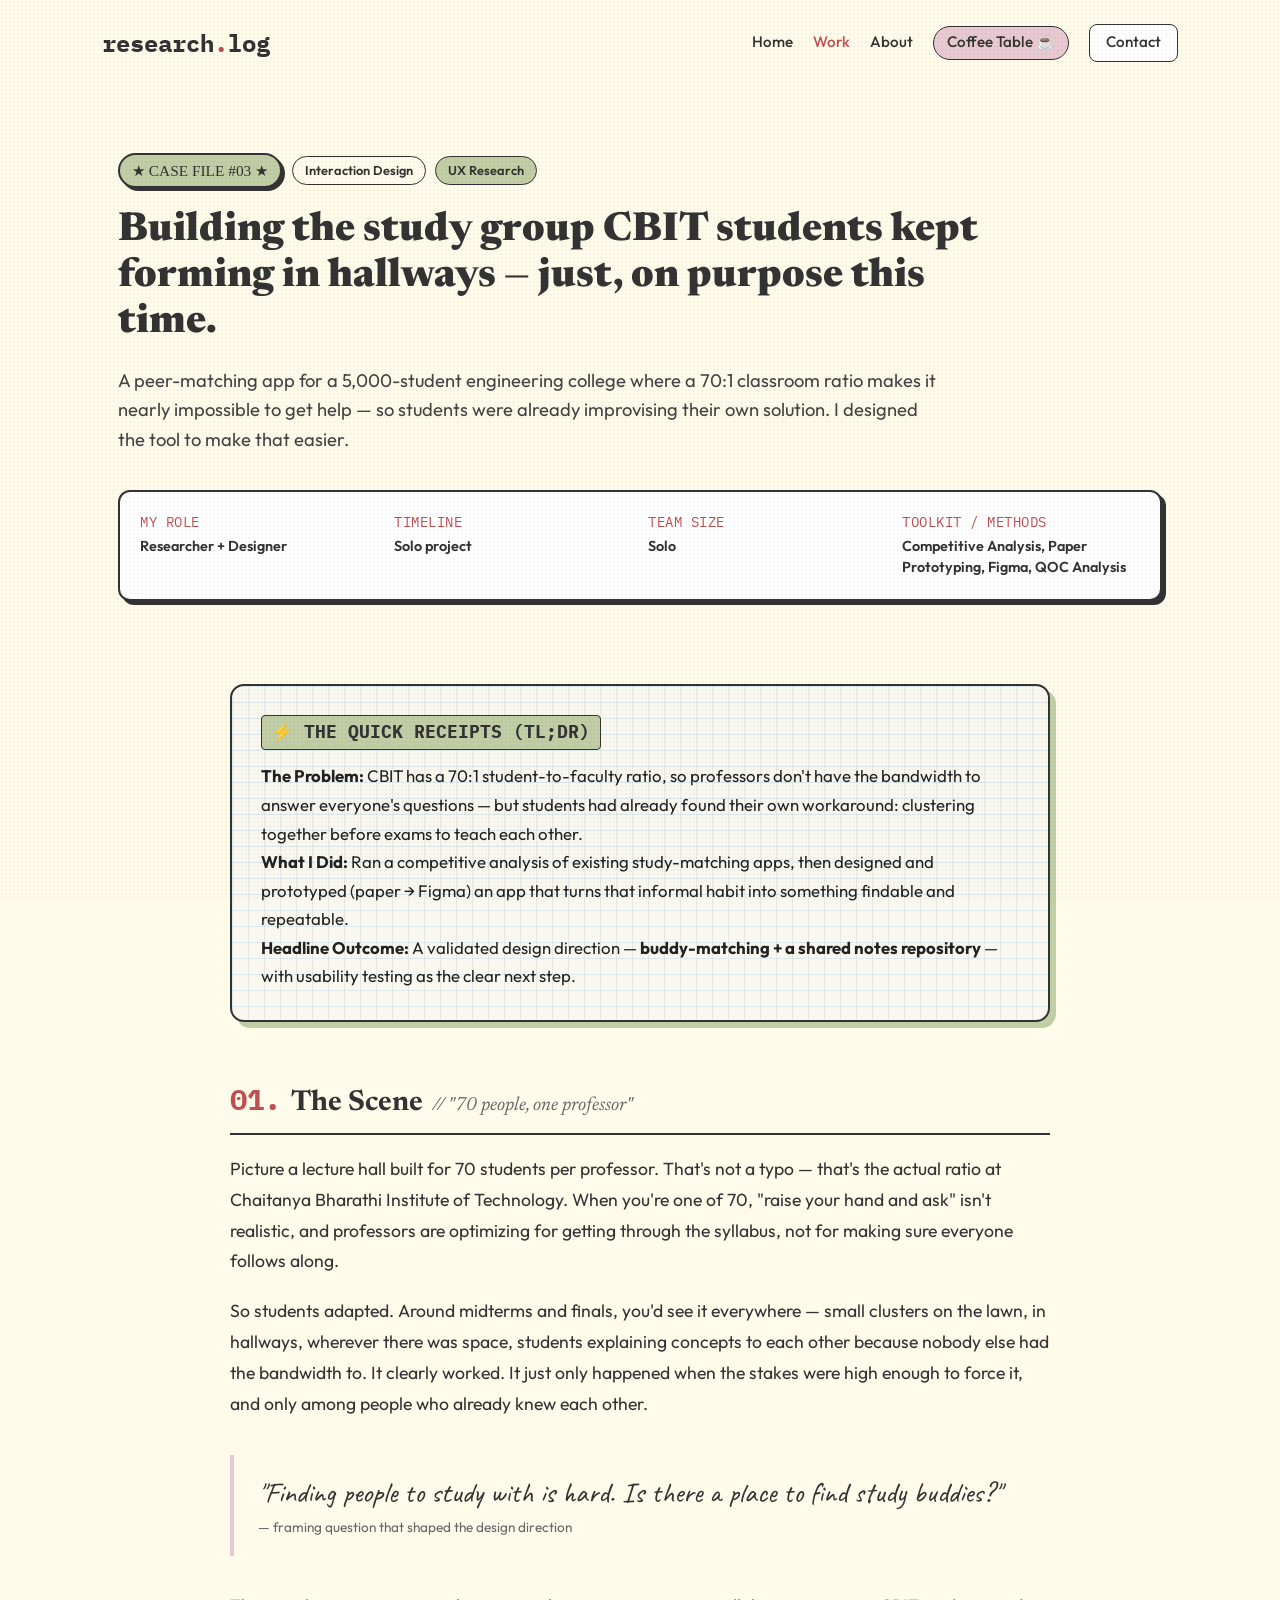
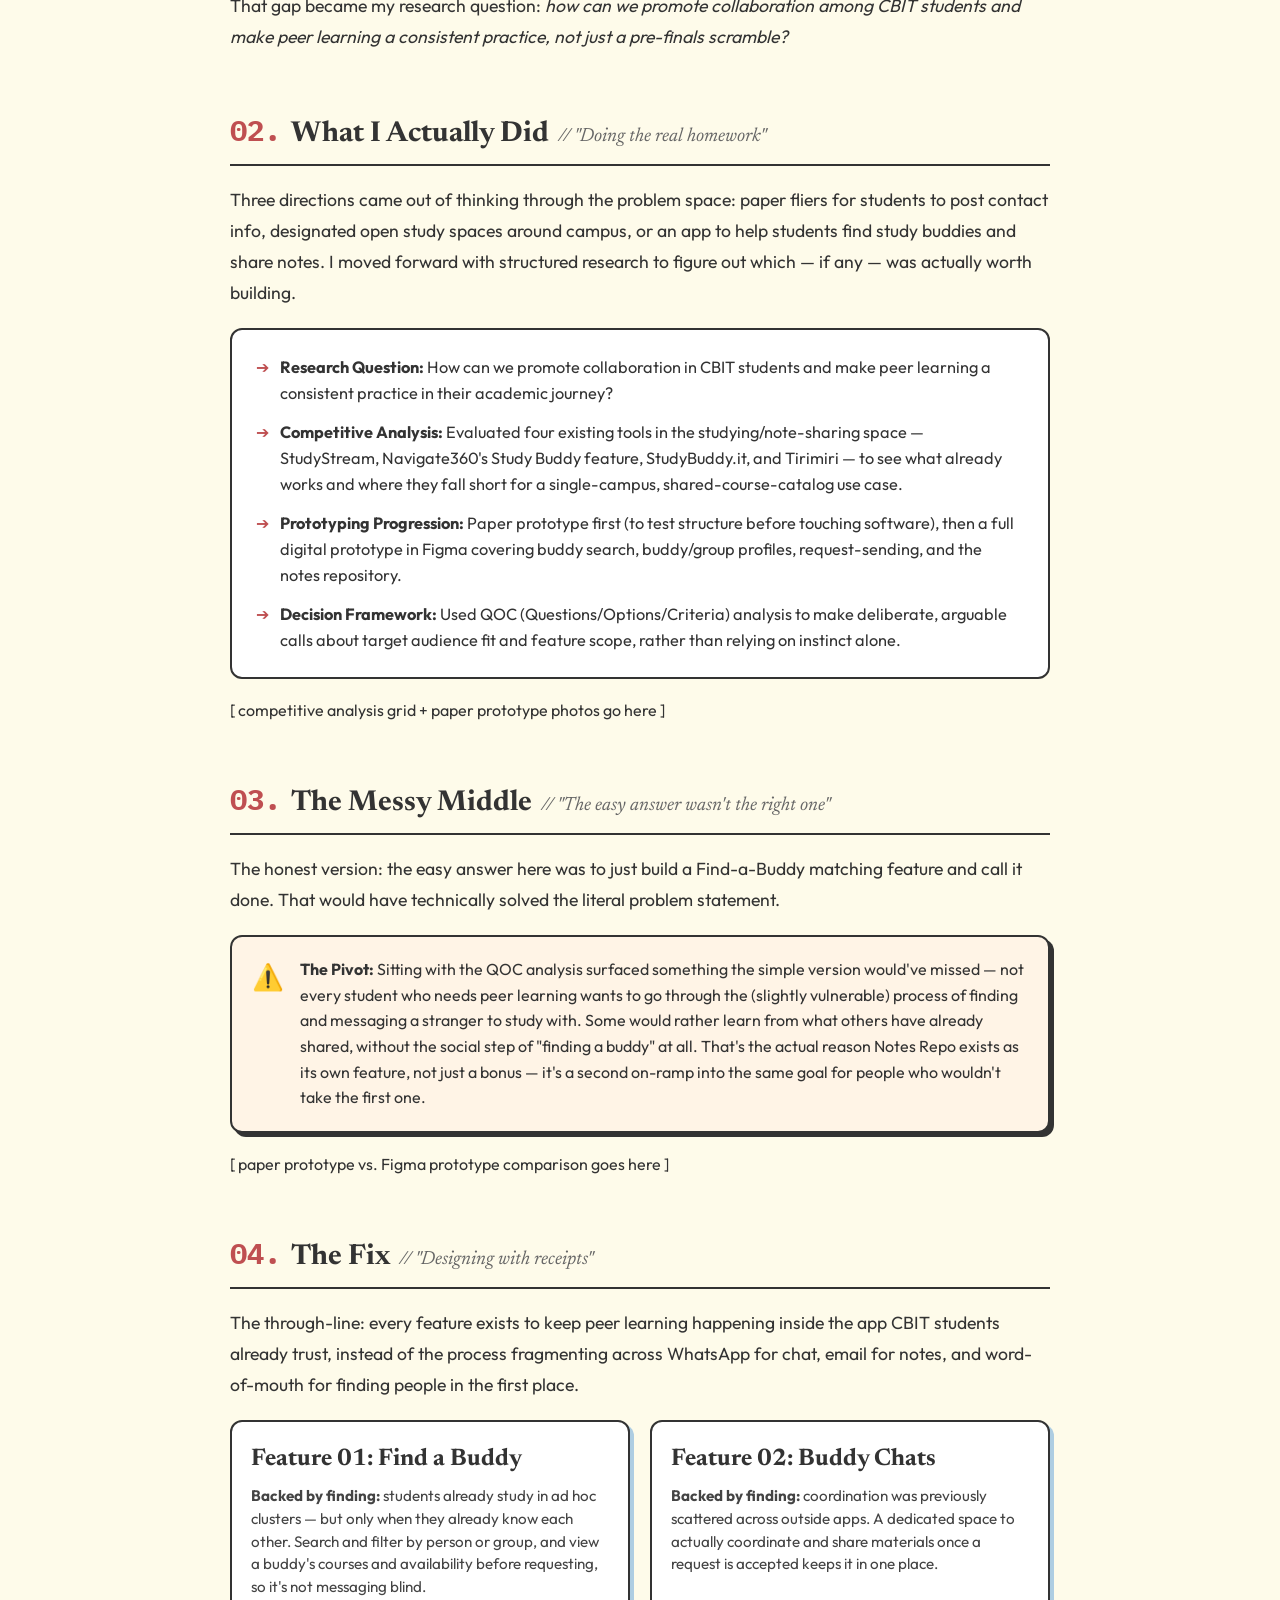
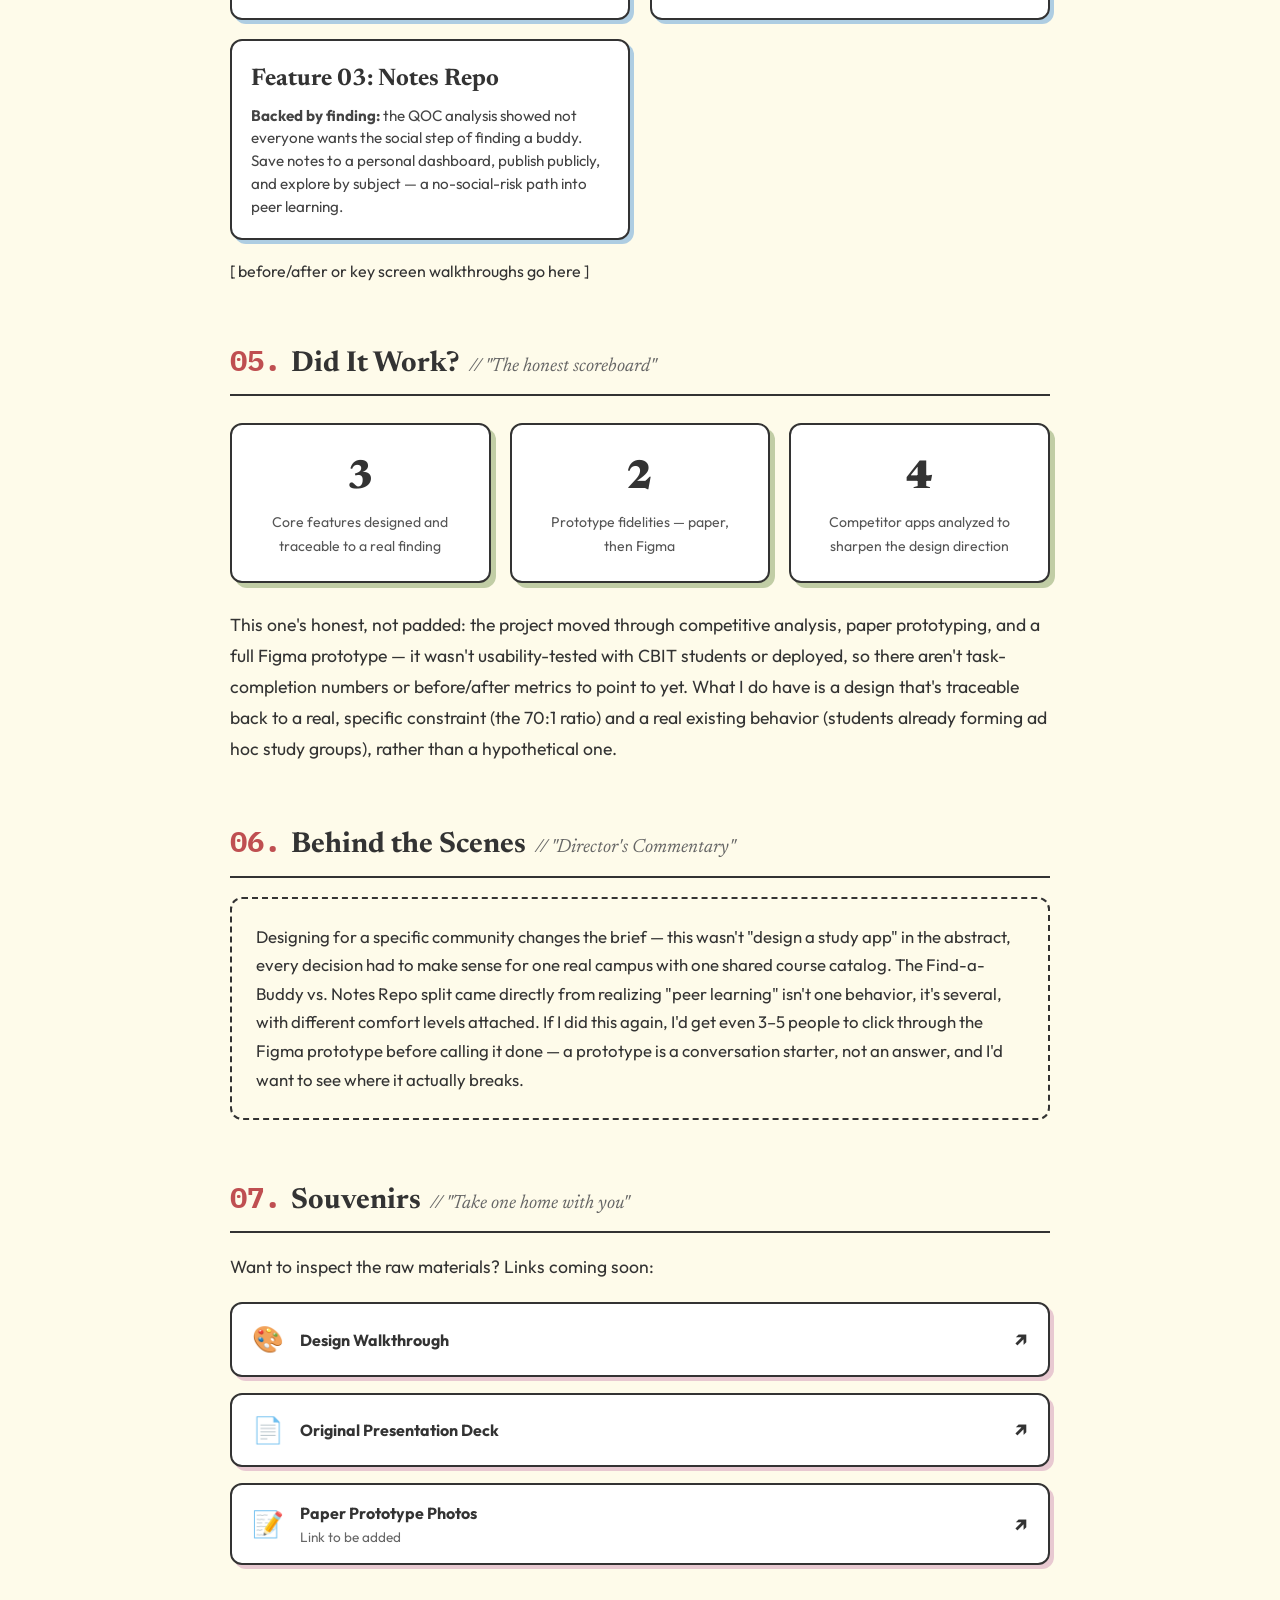
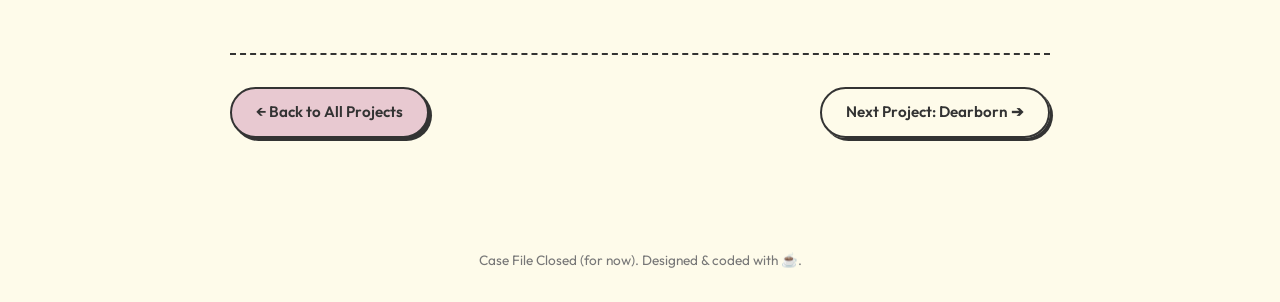
<file: peer-study-app.html>
<!DOCTYPE html>
<html lang="en">
<head>
  <meta charset="UTF-8">
  <meta name="viewport" content="width=device-width, initial-scale=1.0">
  <title>Case Study: CBIT Study Buddy | shrina.ux</title>

  <link rel="preconnect" href="https://fonts.googleapis.com">
  <link rel="preconnect" href="https://fonts.gstatic.com" crossorigin>
  <link
    href="https://fonts.googleapis.com/css2?family=Caveat:wght@600&family=Newsreader:ital,opsz,wght@1,6..72,500&family=Outfit:wght@300;400;500;600&family=Syne:wght@700;800&family=VT323&display=swap"
    rel="stylesheet">
  <link
    href="https://fonts.googleapis.com/css2?family=IBM+Plex+Mono:ital,wght@0,100;0,200;0,300;0,400;0,500;0,600;0,700;1,100;1,200;1,300;1,400;1,500;1,600;1,700&display=swap"
    rel="stylesheet">

  <link rel="stylesheet" href="css/style.css" />
</head>
<body>

  <div class="grain-overlay"></div>

  <header class="site-header">
        <a href="index.html" class="logo-link">
            <div class="logo-text">research<span class="dot">.</span>log</div>
        </a>
        <nav class="nav-links">
            <a href="index.html" class="nav-item">Home</a>
            <a href="projects.html" class="nav-item active">Work</a>
            <a href="index.html#about" class="nav-item">About</a>
            <a href="coffee-table.html" class="nav-item badge-nav">Coffee Table ☕</a>
            <a href="contact.html" class="nav-item btn-nav">Contact</a>
        </nav>
    </header>

  <!-- ==========================================================================
       SECTION 1: THE COVER
       ========================================================================== -->
  <section class="case-cover">
    <div class="case-cover-container">

      <div class="category-badges">
        <span class="badge-pixel">★ CASE FILE #03 ★</span>
        <span class="tag-pill tag-interaction">Interaction Design</span>
        <span class="tag-pill tag-research">UX Research</span>
      </div>

      <h1 class="case-title">Building the study group CBIT students kept forming in hallways — just, on purpose this time.</h1>
      <p class="case-one-liner">A peer-matching app for a 5,000-student engineering college where a 70:1 classroom ratio makes it nearly impossible to get help — so students were already improvising their own solution. I designed the tool to make that easier.</p>

      <div class="meta-dossier-grid">
        <div class="meta-item">
          <span class="meta-label">MY ROLE</span>
          <span class="meta-value">Researcher + Designer</span>
        </div>
        <div class="meta-item">
          <span class="meta-label">TIMELINE</span>
          <span class="meta-value">Solo project</span>
        </div>
        <div class="meta-item">
          <span class="meta-label">TEAM SIZE</span>
          <span class="meta-value">Solo</span>
        </div>
        <div class="meta-item">
          <span class="meta-label">TOOLKIT / METHODS</span>
          <span class="meta-value">Competitive Analysis, Paper Prototyping, Figma, QOC Analysis</span>
        </div>
      </div>

    </div>
  </section>

  <!-- Hero media intentionally omitted — to be added later -->

  <main class="case-body">

    <!-- ==========================================================================
         SECTION 2: THE TL;DR
         ========================================================================== -->
    <div class="tldr-box">
      <div class="tldr-header">
        <span class="tldr-badge">⚡ THE QUICK RECEIPTS (TL;DR)</span>
      </div>
      <p class="tldr-text">
        <strong>The Problem:</strong> CBIT has a 70:1 student-to-faculty ratio, so professors don't have the bandwidth to answer everyone's questions — but students had already found their own workaround: clustering together before exams to teach each other.<br>
        <strong>What I Did:</strong> Ran a competitive analysis of existing study-matching apps, then designed and prototyped (paper → Figma) an app that turns that informal habit into something findable and repeatable.<br>
        <strong>Headline Outcome:</strong> A validated design direction — <strong>buddy-matching + a shared notes repository</strong> — with usability testing as the clear next step.
      </p>
    </div>

    <!-- ==========================================================================
         SECTION 3: THE SCENE
         ========================================================================== -->
    <section class="case-section">
      <h2 class="section-title"><span class="title-num">01.</span> The Scene <span class="sub-title-playful">// "70 people, one professor"</span></h2>

      <p class="case-p">
        Picture a lecture hall built for 70 students per professor. That's not a typo — that's the actual ratio at Chaitanya Bharathi Institute of Technology. When you're one of 70, "raise your hand and ask" isn't realistic, and professors are optimizing for getting through the syllabus, not for making sure everyone follows along.
      </p>

      <p class="case-p">
        So students adapted. Around midterms and finals, you'd see it everywhere — small clusters on the lawn, in hallways, wherever there was space, students explaining concepts to each other because nobody else had the bandwidth to. It clearly worked. It just only happened when the stakes were high enough to force it, and only among people who already knew each other.
      </p>

      <blockquote class="handwritten-quote">
        "Finding people to study with is hard. Is there a place to find study buddies?"
        <cite>— framing question that shaped the design direction</cite>
      </blockquote>

      <p class="case-p">
        That gap became my research question: <em>how can we promote collaboration among CBIT students and make peer learning a consistent practice, not just a pre-finals scramble?</em>
      </p>
    </section>

    <!-- ==========================================================================
         SECTION 4: WHAT I ACTUALLY DID
         ========================================================================== -->
    <section class="case-section">
      <h2 class="section-title"><span class="title-num">02.</span> What I Actually Did <span class="sub-title-playful">// "Doing the real homework"</span></h2>

      <p class="case-p">
        Three directions came out of thinking through the problem space: paper fliers for students to post contact info, designated open study spaces around campus, or an app to help students find study buddies and share notes. I moved forward with structured research to figure out which — if any — was actually worth building.
      </p>

      <ul class="rigor-list">
        <li><strong>Research Question:</strong> How can we promote collaboration in CBIT students and make peer learning a consistent practice in their academic journey?</li>
        <li><strong>Competitive Analysis:</strong> Evaluated four existing tools in the studying/note-sharing space — StudyStream, Navigate360's Study Buddy feature, StudyBuddy.it, and Tirimiri — to see what already works and where they fall short for a single-campus, shared-course-catalog use case.</li>
        <li><strong>Prototyping Progression:</strong> Paper prototype first (to test structure before touching software), then a full digital prototype in Figma covering buddy search, buddy/group profiles, request-sending, and the notes repository.</li>
        <li><strong>Decision Framework:</strong> Used QOC (Questions/Options/Criteria) analysis to make deliberate, arguable calls about target audience fit and feature scope, rather than relying on instinct alone.</li>
      </ul>

      <div class="media-note">[ competitive analysis grid + paper prototype photos go here ]</div>
    </section>

    <!-- ==========================================================================
         SECTION 5: THE MESSY MIDDLE
         ========================================================================== -->
    <section class="case-section">
      <h2 class="section-title"><span class="title-num">03.</span> The Messy Middle <span class="sub-title-playful">// "The easy answer wasn't the right one"</span></h2>

      <p class="case-p">
        The honest version: the easy answer here was to just build a Find-a-Buddy matching feature and call it done. That would have technically solved the literal problem statement.
      </p>

      <div class="callout-box warning-box">
        <span class="callout-icon">⚠️</span>
        <div>
          <strong>The Pivot:</strong> Sitting with the QOC analysis surfaced something the simple version would've missed — not every student who needs peer learning wants to go through the (slightly vulnerable) process of finding and messaging a stranger to study with. Some would rather learn from what others have already shared, without the social step of "finding a buddy" at all. That's the actual reason Notes Repo exists as its own feature, not just a bonus — it's a second on-ramp into the same goal for people who wouldn't take the first one.
        </div>
      </div>

      <div class="media-note">[ paper prototype vs. Figma prototype comparison goes here ]</div>
    </section>

    <!-- ==========================================================================
         SECTION 6: THE FIX
         ========================================================================== -->
    <section class="case-section">
      <h2 class="section-title"><span class="title-num">04.</span> The Fix <span class="sub-title-playful">// "Designing with receipts"</span></h2>

      <p class="case-p">
        The through-line: every feature exists to keep peer learning happening inside the app CBIT students already trust, instead of the process fragmenting across WhatsApp for chat, email for notes, and word-of-mouth for finding people in the first place.
      </p>

      <div class="solution-grid">
        <div class="solution-card">
          <h4>Feature 01: Find a Buddy</h4>
          <p><strong>Backed by finding:</strong> students already study in ad hoc clusters — but only when they already know each other. Search and filter by person or group, and view a buddy's courses and availability before requesting, so it's not messaging blind.</p>
        </div>
        <div class="solution-card">
          <h4>Feature 02: Buddy Chats</h4>
          <p><strong>Backed by finding:</strong> coordination was previously scattered across outside apps. A dedicated space to actually coordinate and share materials once a request is accepted keeps it in one place.</p>
        </div>
        <div class="solution-card">
          <h4>Feature 03: Notes Repo</h4>
          <p><strong>Backed by finding:</strong> the QOC analysis showed not everyone wants the social step of finding a buddy. Save notes to a personal dashboard, publish publicly, and explore by subject — a no-social-risk path into peer learning.</p>
        </div>
      </div>

      <div class="media-note">[ before/after or key screen walkthroughs go here ]</div>
    </section>

    <!-- ==========================================================================
         SECTION 7: DID IT WORK?
         ========================================================================== -->
    <section class="case-section">
      <h2 class="section-title"><span class="title-num">05.</span> Did It Work? <span class="sub-title-playful">// "The honest scoreboard"</span></h2>

      <div class="impact-metrics-bar">
        <div class="metric-card">
          <span class="metric-number">3</span>
          <span class="metric-label">Core features designed and traceable to a real finding</span>
        </div>
        <div class="metric-card">
          <span class="metric-number">2</span>
          <span class="metric-label">Prototype fidelities — paper, then Figma</span>
        </div>
        <div class="metric-card">
          <span class="metric-number">4</span>
          <span class="metric-label">Competitor apps analyzed to sharpen the design direction</span>
        </div>
      </div>

      <p class="case-p">
        This one's honest, not padded: the project moved through competitive analysis, paper prototyping, and a full Figma prototype — it wasn't usability-tested with CBIT students or deployed, so there aren't task-completion numbers or before/after metrics to point to yet. What I do have is a design that's traceable back to a real, specific constraint (the 70:1 ratio) and a real existing behavior (students already forming ad hoc study groups), rather than a hypothetical one.
      </p>
    </section>

    <!-- ==========================================================================
         SECTION 8: BEHIND THE SCENES
         ========================================================================== -->
    <section class="case-section">
      <h2 class="section-title"><span class="title-num">06.</span> Behind the Scenes <span class="sub-title-playful">// "Director's Commentary"</span></h2>

      <div class="commentary-box">
        <p>
          Designing for a specific community changes the brief — this wasn't "design a study app" in the abstract, every decision had to make sense for one real campus with one shared course catalog. The Find-a-Buddy vs. Notes Repo split came directly from realizing "peer learning" isn't one behavior, it's several, with different comfort levels attached. If I did this again, I'd get even 3–5 people to click through the Figma prototype before calling it done — a prototype is a conversation starter, not an answer, and I'd want to see where it actually breaks.
        </p>
      </div>
    </section>

    <!-- ==========================================================================
         SECTION 9: SOUVENIRS
         ========================================================================== -->
    <section class="case-section">
      <h2 class="section-title"><span class="title-num">07.</span> Souvenirs <span class="sub-title-playful">// "Take one home with you"</span></h2>

      <p class="case-p">Want to inspect the raw materials? Links coming soon:</p>

      <div class="souvenirs-grid">
        <a href="https://drive.google.com/file/d/1b0p_dgz1aRIr2gUyFwhJnT4V1Vozf5mp/view" class="souvenir-card pending">
          <span class="souvenir-icon">🎨</span>
          <div>
            <strong>Design Walkthrough</strong>
          </div>
          <span class="arrow">↗</span>
        </a>

        <a href="https://canva.link/b65lpxh1uel7wk4" class="souvenir-card pending">
          <span class="souvenir-icon">📄</span>
          <div>
            <strong>Original Presentation Deck</strong>
          </div>
          <span class="arrow">↗</span>
        </a>

        <a href="#" class="souvenir-card pending">
          <span class="souvenir-icon">📝</span>
          <div>
            <strong>Paper Prototype Photos</strong>
            <p>Link to be added</p>
          </div>
          <span class="arrow">↗</span>
        </a>
      </div>
    </section>

    <div class="case-bottom-nav">
      <a href="projects.html" class="btn-primary">← Back to All Projects</a>
      <a href="dearborn-project.html" class="btn-primary" style="background-color: var(--color-blue); color: var(--color-ink);">Next Project: Dearborn ➔</a>
    </div>

  </main>

  <footer class="site-footer">
    <p>Case File Closed (for now). Designed &amp; coded with ☕.</p>
  </footer>

</body>
</html>
</file>
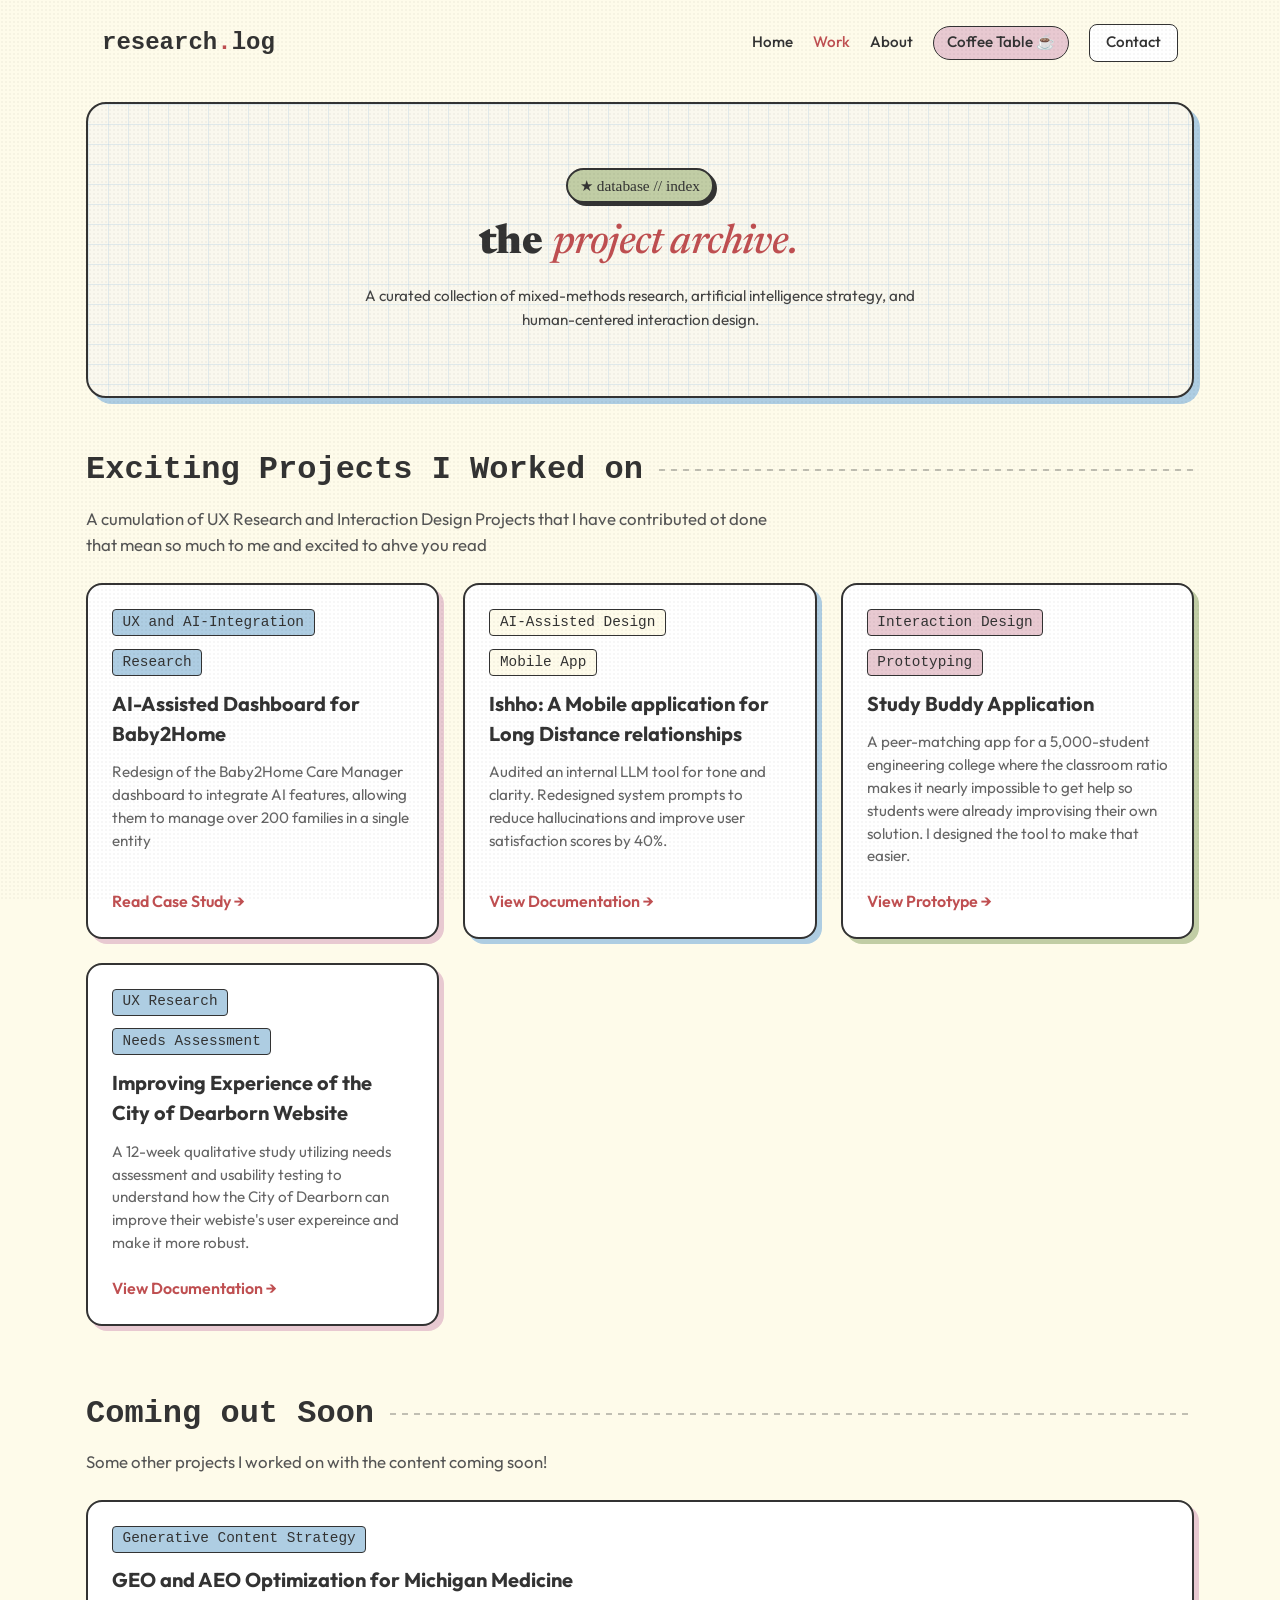
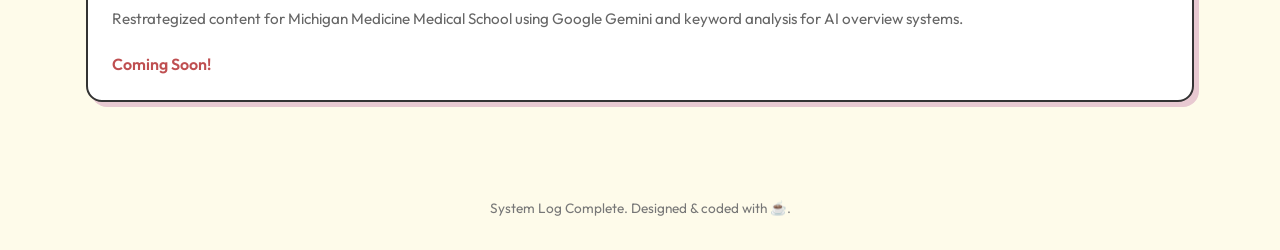
<file: projects.html>
<!DOCTYPE html>
<html lang="en">

<head>
    <meta charset="UTF-8">
    <meta name="viewport" content="width=device-width, initial-scale=1.0">
    <meta name="description" content="Browse a curated index of case studies for hiring managers and collaborators, featuring quantitative research, AI prompt evaluations, and end-to-end design artifacts. Dive into the case files today.">
    <title>Projects Archive | UX & AI</title>

    <!-- Google Fonts: Syne, Outfit, Caveat, VT323, Newsreader -->
    <link rel="preconnect" href="https://fonts.googleapis.com">
    <link rel="preconnect" href="https://fonts.gstatic.com" crossorigin>
    <link
        href="https://fonts.googleapis.com/css2?family=Caveat:wght@400;600&family=Newsreader:ital,opsz,wght@1,6..72,500&family=Outfit:wght@300;400;500;600;700&family=Syne:wght@400;600;800&family=VT323&display=swap"
        rel="stylesheet">

    <link rel="stylesheet" href="css/style.css">
</head>

<body>

    <!-- Subtle Grain Overlay -->
    <div class="grain-overlay"></div>

    <!-- Navigation -->
    <header class="site-header">
        <a href="index.html" class="logo-link">
            <div class="logo-text">research<span class="dot">.</span>log</div>
        </a>
        <nav class="nav-links">
            <a href="index.html" class="nav-item">Home</a>
            <a href="projects.html" class="nav-item active">Work</a>
            <a href="index.html#about" class="nav-item">About</a>
            <a href="coffee-table.html" class="nav-item badge-nav">Coffee Table ☕</a>
            <a href="contact.html" class="nav-item btn-nav">Contact</a>
        </nav>
    </header>

    <!-- Projects Header / Hero -->
    <section class="projects-hero">
        <div class="projects-hero-container grid-background">
            <span class="badge-pixel">★ database // index </span>
            <h1 class="hero-title">the <span class="highlight-text-editorial">project archive.</span></h1>
            <p class="hero-subtitle">A curated collection of mixed-methods research, artificial intelligence strategy,
                and human-centered interaction design.</p>
        </div>
    </section>

    <!-- MAIN PROJECT ARCHIVE -->
    <main class="projects-archive">

        <!-- ==============================================
         CATEGORY 1: UX RESEARCH
         ============================================== -->
        <section class="project-category">
            <div class="category-header">
                <h2 class="category-title">Exciting Projects I Worked on</h2>
                <div class="category-line"></div>
            </div>
            <p class="category-desc">A cumulation of UX Research and Interaction Design Projects that I have contributed
                ot done that mean so much to me and excited to ahve you read </p>

            <div class="work-grid">
                <!-- Project 1 -->
                <article class="card-work">
                    <span class="card-tag"> UX and AI-Integration</span>
                    <span class="card-tag"> Research</span>
                    <h3>AI-Assisted Dashboard for Baby2Home</h3>
                    <p>Redesign of the Baby2Home Care Manager dashboard to integrate AI features, allowing them to
                        manage over 200 families in a single entity</p>
                    <a href="ai-dashboard-for-b2h.html" class="card-link">Read Case Study →</a>
                </article>

                <article class="card-work ai-card">
                    <span class="card-tag">AI-Assisted Design</span>
                    <span class="card-tag">Mobile App</span>
                    <h3>Ishho: A Mobile application for Long Distance relationships</h3>
                    <p>Audited an internal LLM tool for tone and clarity. Redesigned system prompts to reduce
                        hallucinations and improve user satisfaction scores by 40%.</p>
                    <a href="issho.html" class="card-link">View Documentation →</a>
                </article>

                <article class="card-work ixd-card">
                    <span class="card-tag">Interaction Design</span>
                    <span class="card-tag">Prototyping</span>
                    <h3>Study Buddy Application</h3>
                    <p>A peer-matching app for a 5,000-student engineering college
                        where the classroom ratio makes it nearly impossible to get help so
                        students were already improvising their own solution. I designed the tool
                        to make that easier.</p>
                    <a href="peer-study-app.html" class="card-link">View Prototype →</a>
                </article>

                <article class="card-work">
                    <span class="card-tag">UX Research</span>
                    <span class="card-tag">Needs Assessment</span>
                    <h3>Improving Experience of the City of Dearborn Website</h3>
                    <p>A 12-week qualitative study utilizing needs assessment and usability testing to understand
                        how
                        the City of Dearborn can improve their webiste's user expereince and make it more robust.
                    </p>
                    <a href="dearborn-project.html" class="card-link">View Documentation →</a>
                </article>
        </section>

        <!-- ==============================================
         CATEGORY 2: INTERACTION DESIGN
         ============================================== -->
        <section class="project-category">
            <div class="category-header">
                <h2 class="category-title">Coming out Soon</h2>
                <div class="category-line"></div>
            </div>
            <p class="category-desc">Some other projects I worked on with the content coming soon!</p>

            <div class="work-grid">
                <!-- Project 5 -->

                <!-- Project 2 -->
                <article class="card-work">
                    <span class="card-tag">Generative Content Strategy</span>
                    <h3>GEO and AEO Optimization for Michigan Medicine</h3>
                    <p>Restrategized content for Michigan Medicine Medical School using Google Gemini and keyword
                        analysis for AI overview systems.</p>
                    <a href="#" class="card-link">Coming Soon!</a>
                </article>
            </div>
        </section>

    </main>

    <footer class="site-footer">
        <p>System Log Complete. Designed & coded with ☕.</p>
    </footer>

</body>

</html>
</file>
<file: css/style.css>
/* ==========================================================================
   1. DESIGN SYSTEM VARIABLES
   ========================================================================== */
:root {
  /* Mood Board Palette */
  --bg-cream: #FEFBEA;
  --bg-grid: #FAF8EE;
  --text-charcoal: #333333;
  --soft-blue: #AECDE2;
  --dusty-pink: #E8C9D1;
  --sage-green: #C1CDA5;
  --sunshine-yellow: #ffffdb;
  --muted-red: #BF4F51;
  --grid-line: #aecde259;

  /* Typography */
  --font-body: 'Outfit', sans-serif;
  --font-handwriting: 'Times New Roman', serif;
  --font-pixel: 'IBM Plex Mono', monospace;
}

/* ==========================================================================
   2. GLOBAL BASE STYLES
   ========================================================================== */
* {
  box-sizing: border-box;
  margin: 0;
  padding: 0;
}

body {
  background-color: var(--bg-cream);
  color: var(--text-charcoal);
  font-family: var(--font-body);
  overflow-x: hidden;
  line-height: 1.5;
}

/* Subtle Film Grain Noise Texture */
.grain-overlay {
  position: fixed;
  top: 0;
  left: 0;
  right: 0;
  bottom: 0;
  background: radial-gradient(circle, rgba(0, 0, 0, 0.03) 1px, transparent 1px);
  background-size: 4px 4px;
  pointer-events: none;
  z-index: 99;
}

/* ==========================================================================
   3. NAVIGATION HEADER
   ========================================================================== */
.site-header {
  display: flex;
  justify-content: space-between;
  align-items: center;
  padding: 1.5rem 2rem;
  max-width: 1140px;
  margin: 0 auto;
}

.logo-link {
  text-decoration: none;
}

.logo-text {
  font-family: var(--font-pixel);
  font-size: 1.5rem;
  font-weight: bold;
  color: var(--text-charcoal);
}

.logo-text .dot {
  color: var(--muted-red);
}

.nav-links {
  display: flex;
  gap: 1.25rem;
  align-items: center;
}

.nav-item {
  text-decoration: none;
  color: var(--text-charcoal);
  font-weight: 500;
  font-size: 0.95rem;
  transition: color 0.2s ease;
}

.nav-item:hover,
.nav-item.active {
  color: var(--muted-red);
}

.badge-nav {
  background: var(--dusty-pink);
  padding: 0.3rem 0.8rem;
  border-radius: 20px;
  border: 1px solid var(--text-charcoal);
}

.btn-nav {
  border: 1.5px solid var(--text-charcoal);
  padding: 0.4rem 1rem;
  border-radius: 8px;
  background: #FFF;
}

/* ==========================================================================
   4. RESPONSIVE HERO SECTION & COLLAGE
   ========================================================================== */
.hero-section {
  width: 100%;
  max-width: 1140px;
  margin: 1rem auto 2.5rem auto;
  padding: 0 1rem;
}

/* Grid Layout Container */
.grid-background {
  background-color: var(--bg-grid);
  background-image:
    linear-gradient(var(--grid-line) 1px, transparent 1px),
    linear-gradient(90deg, var(--grid-line) 1px, transparent 1px);
  background-size: 20px 20px;
  border: 2px solid var(--text-charcoal);
  border-radius: 20px;
  padding: clamp(1.5rem, 4vw, 3.5rem);
  display: grid;
  grid-template-columns: 1.1fr 0.9fr;
  gap: clamp(1.5rem, 3vw, 3rem);
  align-items: center;
  box-shadow: 6px 6px 0px var(--soft-blue);
  overflow: hidden;
  /* Prevents angled elements from creating horizontal scrollbars */
}

/* Left Column: Typography & Action */
.hero-content {
  display: flex;
  flex-direction: column;
  gap: 1rem;
  align-items: flex-start;
  z-index: 2;
}

.badge-pixel {
  font-family: var(--font-handwriting);
  font-size: clamp(0.6rem, 1.2vw, 1.1rem);
  background: var(--sage-green);
  color: var(--text-charcoal);
  padding: 0.25rem 0.75rem;
  border: 2px solid var(--text-charcoal);
  border-radius: 50px;
  text-decoration: none;
  box-shadow: 3px 3px 0px var(--text-charcoal);
}

.hero-title {
  font-family: 'Newsreader', serif;
  font-weight: 800;
  font-size: clamp(1.8rem, 3.2vw, 3rem);
  color: var(--text-charcoal);
  line-height: 1.2;
  letter-spacing: -0.02em;
}

.highlight-text-editorial {
  font-family: 'Newsreader', serif;
  font-style: italic;
  font-weight: 500;
  color: var(--muted-red);
  /* background: linear-gradient(180deg, transparent 65%, var(--dusty-pink) 65%); */
  padding: 0 4px;
}

.hero-subtitle {
  font-size: clamp(0.95rem, 1.1vw, 1.1rem);
  color: #444444;
  line-height: 1.6;
}

.cta-group {
  display: flex;
  flex-wrap: wrap;
  align-items: center;
  gap: 1rem;
  margin-top: 0.5rem;
}

.btn-primary {
  font-family: var(--font-body);
  font-weight: 600;
  font-size: 0.95rem;
  background-color: var(--dusty-pink);
  color: var(--text-charcoal);
  padding: 0.75rem 1.5rem;
  border: 2px solid var(--text-charcoal);
  border-radius: 50px;
  text-decoration: none;
  box-shadow: 3px 3px 0px var(--text-charcoal);
  transition: all 0.2s ease;
  display: inline-block;
}

.btn-secondary {
  font-family: var(--font-body);
  font-weight: 600;
  font-size: 0.95rem;
  background: #F2F6F9;
  color: var(--text-charcoal);
  padding: 0.75rem 1.5rem;
  border: 2px solid var(--text-charcoal);
  border-radius: 50px;
  text-decoration: none;
  box-shadow: 3px 3px 0px var(--text-charcoal);
  transition: all 0.2s ease;
  display: inline-block;
}

.btn-primary:hover {
  transform: translate(-2px, -2px);
  box-shadow: 5px 5px 0px var(--text-charcoal);
}

.btn-secondary:hover {
  transform: translate(-2px, -2px);
  box-shadow: 5px 5px 0px var(--text-charcoal);
}

.handwritten-note {
  font-family: var(--font-handwriting);
  font-size: 1.5rem;
  color: var(--muted-red);
  transform: rotate(-3deg);
}

/* Right Column: Visual Collage Container */
.hero-visual-wrapper {
  width: 100%;
  display: flex;
  justify-content: center;
  align-items: center;
}

/* Scalable Canvas Ratio */
.hero-visual {
  position: relative;
  width: 100%;
  max-width: 380px;
  aspect-ratio: 1 / 0.95;
  margin: 0 auto;
}

/* Card 1: Stamp (Top Left) */
.postage-stamp-card {
  position: absolute;
  top: 0%;
  left: 2%;
  width: 48%;
  z-index: 2;
  background: #FFF;
  padding: 3%;
  border: 2px dashed var(--dusty-pink);
  transform: rotate(-9deg);
  box-shadow: 4px 4px 10px rgba(0, 0, 0, 0.1);
  transition: transform 0.3s ease;
}

.postage-stamp-inner {
  border: 1px solid var(--dusty-pink);
  background: #FFF0F3;
  padding: 8% 5%;
  text-align: center;
}

.stamp-type-label {
  font-family: var(--font-pixel);
  font-size: clamp(0.75rem, 1vw, 1rem);
  color: var(--muted-red);
}

.swan-graphic {
  font-size: clamp(1.8rem, 3.5vw, 2.5rem);
  margin: 2% 0;
}

.study-title {
  font-size: clamp(0.55rem, 0.75vw, 0.75rem);
  font-weight: 700;
  letter-spacing: 1px;
  text-transform: uppercase;
}

/* Card 3: Polaroid Card (Bottom Right) */
.polaroid-card {
  position: absolute;
  bottom: 0%;
  right: 0%;
  width: 60%;
  z-index: 4;
  background: #FFFFFF;
  border: 1.5px solid var(--soft-blue);
  padding: 4%;
  transform: rotate(5deg);
  box-shadow: 4px 4px 12px rgba(0, 0, 0, 0.12);
  transition: transform 0.3s ease;
}

.polaroid-frame {
  background: #F2F6F9;
  border: 1.5px solid var(--soft-blue);
  padding: 10% 5%;
  display: flex;
  flex-direction: column;
  justify-content: center;
  align-items: center;
  border-radius: 4px;
}

.magnifying-glass-container {
  width: 42%;
  aspect-ratio: 1 / 1;
  border-radius: 50%;
  background: #FFF;
  border: 1.5px solid var(--text-charcoal);
  display: flex;
  justify-content: center;
  align-items: center;
}

.magnifying-glass-icon {
  font-size: clamp(1rem, 2vw, 1.5rem);
}

.polaroid-caption {
  font-family: var(--font-body);
  font-size: clamp(0.7rem, 1vw, 0.95rem);
  margin-top: 8%;
  text-align: center;
  font-weight: 500;
  line-height: 1.25;
}

/* Floating Cherry Accent */
.cherry-accent {
  position: absolute;
  top: 36%;
  right: 2%;
  z-index: 5;
  font-size: clamp(1.8rem, 3.5vw, 2.8rem);
  transform: rotate(15deg);
  animation: float 3s ease-in-out infinite;
}

@keyframes float {

  0%,
  100% {
    transform: translateY(0px) rotate(15deg);
  }

  50% {
    transform: translateY(-8px) rotate(22deg);
  }
}

/* Hover depth interaction */
.hero-visual-wrapper:hover .postage-stamp-card {
  transform: rotate(-5deg) scale(1.02);
}

.hero-visual-wrapper:hover .polaroid-card {
  transform: rotate(2deg) scale(1.02);
}

/* ==========================================================================
   5. RESTRUCTURED ABOUT SECTION STYLES
   ========================================================================== */
.about-section {
  width: 100%;
  max-width: 1140px;
  margin: 3rem auto;
  padding: 0 1rem;
}

.about-header {
  margin-bottom: 1.5rem;
}

.about-title {
  font-family: 'Newsreader', serif;
  font-weight: 800;
  font-size: clamp(1.8rem, 3vw, 2.8rem);
  color: var(--text-charcoal);
  margin-top: 0.5rem;
}

/* Main Body Card directly under Header */
.dossier-card {
  position: relative;
  background: #FFFFFF;
  border: 2px solid var(--text-charcoal);
  border-radius: 0 16px 16px 16px;
  box-shadow: 6px 6px 0px var(--sage-green);
  margin-top: 1.5rem;
  margin-bottom: 2rem;
}

.dossier-tab {
  position: absolute;
  top: -30px;
  left: -2px;
  background: var(--sage-green);
  border: 2px solid var(--text-charcoal);
  border-bottom: none;
  border-radius: 8px 8px 0 0;
  padding: 0.25rem 1rem;
  font-family: var(--font-pixel);
  font-size: 0.95rem;
  font-weight: bold;
}

.dossier-content {
  padding: 2rem;
  display: flex;
  flex-direction: column;
  gap: 0.8rem;
}

.dossier-headline {
  font-family: var(--font-pixel);
  font-size: 1.35rem;
  color: var(--text-charcoal);
  line-height: 1.3;
}

.dossier-text {
  font-size: 1.05rem;
  color: #444;
  line-height: 1.65;
}

/* Grid Ratio: Left Column (Smaller: 0.85fr), Right Column (Larger: 1.15fr) */
.about-layout-wrapper {
  display: grid;
  grid-template-columns: 1fr;
  gap: 2rem;
  align-items: start;
}

/* --- Left Column (Smaller) --- */
.sidebar-cards {
  display: flex;
  flex-direction: column;
  gap: 1.5rem;
}

/* Passport Badge */
.passport-card {
  background: var(--soft-blue);
  border: 2px solid var(--text-charcoal);
  border-radius: 14px;
  padding: 1.25rem;
  box-shadow: 5px 5px 0px var(--text-charcoal);
}

.passport-header {
  display: flex;
  justify-content: space-between;
  font-family: var(--font-pixel);
  font-size: 0.95rem;
  border-bottom: 1.5px solid var(--text-charcoal);
  padding-bottom: 0.4rem;
  margin-bottom: 1rem;
}

.passport-status {
  color: #1b7a3d;
  font-weight: bold;
}

.passport-body {
  display: flex;
  gap: 1rem;
  align-items: center;
}

.passport-avatar {
  width: 55px;
  height: 55px;
  background: #FFF;
  border: 1.5px solid var(--text-charcoal);
  border-radius: 50%;
  display: flex;
  align-items: center;
  justify-content: center;
  font-size: 1.8rem;
  flex-shrink: 0;
}

.passport-name {
  font-size: 1.05rem;
  font-weight: 700;
  color: var(--text-charcoal);
}

.passport-role {
  font-size: 0.85rem;
  color: #333;
}

.passport-meta {
  font-size: 0.8rem;
  color: #555;
  margin-top: 0.2rem;
}

.passport-barcode {
  font-family: var(--font-pixel);
  text-align: center;
  letter-spacing: 5px;
  margin-top: 1rem;
  font-size: 0.95rem;
  color: var(--text-charcoal);
}

/* Quirks Box */
.quirks-box {
  background: #FFFFFF;
  border: 2px solid var(--text-charcoal);
  border-radius: 14px;
  padding: 1.2rem;
  box-shadow: 4px 4px 0px var(--dusty-pink);
}

.quirks-box-title {
  font-family: var(--font-pixel);
  font-size: 1.1rem;
  margin-bottom: 0.8rem;
  color: var(--text-charcoal);
}

.quirks-wrapper {
  display: flex;
  flex-wrap: wrap;
  gap: 0.5rem;
}

.quirk-chip {
  background: var(--bg-cream);
  border: 1.5px solid var(--text-charcoal);
  padding: 0.35rem 0.7rem;
  border-radius: 20px;
  font-size: 0.85rem;
  font-weight: 500;
}

/* --- Right Column (Larger & Featured) --- */
.featured-about-column {
  display: flex;
  flex-direction: column;
  gap: 1.5rem;
}

/* Highlights Grid */
.dossier-highlights {
  display: grid;
  grid-template-columns: repeat(auto-fit, minmax(220px, 1fr));
  gap: 1.25rem;
  background: #FFFFFF;
  border: 2px solid var(--text-charcoal);
  border-radius: 14px;
  padding: 1.25rem;
  box-shadow: 5px 5px 0px var(--sage-green);
}

.highlight-item {
  display: flex;
  align-items: flex-start;
  gap: 0.85rem;
}

.highlight-icon {
  font-size: 1.5rem;
  line-height: 1;
}

.highlight-item strong {
  display: block;
  font-size: 0.85rem;
  text-transform: uppercase;
  letter-spacing: 0.5px;
  color: var(--muted-red);
}

.highlight-item p {
  font-size: 0.9rem;
  color: #333;
  margin-top: 0.2rem;
  line-height: 1.4;
}

/* Methodology Toolkit Box */
.toolkit-box {
  background: #FFFFFF;
  border: 2px solid var(--text-charcoal);
  border-radius: 14px;
  padding: 1.5rem;
  box-shadow: 5px 5px 0px var(--soft-blue);
}

.toolkit-box-title {
  font-family: var(--font-pixel);
  font-size: 1.3rem;
  margin-bottom: 1rem;
  color: var(--text-charcoal);
  border-bottom: 1.5px dashed var(--text-charcoal);
  padding-bottom: 0.4rem;
}

.toolkit-checklist {
  list-style: none;
  display: flex;
  flex-direction: column;
  gap: 0.8rem;
}

.toolkit-checklist li {
  font-size: 0.95rem;
  display: flex;
  align-items: center;
  gap: 0.6rem;
  color: #333;
}

.check-icon {
  color: var(--muted-red);
  font-weight: bold;
}

/* Mobile Responsiveness */
@media (max-width: 820px) {
  .about-layout-wrapper {
    grid-template-columns: 1fr;
  }
}

/* ==========================================================================
   5. FEATURED WORK SECTION
   ========================================================================== */
.featured-work {
  max-width: 1140px;
  margin: 3rem auto;
  padding: 0 1rem;
}

.section-heading {
  font-family: var(--font-pixel);
  font-size: 2rem;
  margin-bottom: 1.5rem;
  color: var(--text-charcoal);
}

.work-grid {
  display: grid;
  grid-template-columns: repeat(auto-fit, minmax(280px, 1fr));
  gap: 1.5rem;
}

.card-work {
  background: #FFFFFF;
  border: 2px solid var(--text-charcoal);
  border-radius: 16px;
  padding: 1.5rem;
  box-shadow: 5px 5px 0px var(--dusty-pink);
  display: flex;
  flex-direction: column;
  gap: 0.8rem;
  transition: transform 0.2s ease;
}

.card-work:hover {
  transform: translateY(-4px);
}

.card-tag {
  align-self: flex-start;
  font-family: var(--font-pixel);
  background: var(--soft-blue);
  padding: 0.1rem 0.6rem;
  border: 1px solid var(--text-charcoal);
  border-radius: 4px;
  font-size: 0.9rem;
}

.card-work h3 {
  font-size: 1.25rem;
  color: var(--text-charcoal);
}

.card-work p {
  font-size: 0.95rem;
  color: #666;
  flex-grow: 1;
}

.card-link {
  text-decoration: none;
  font-weight: 600;
  color: var(--muted-red);
  margin-top: 0.5rem;
}

.site-footer {
  text-align: center;
  padding: 2rem;
  font-size: 0.85rem;
  color: #777;
}

/* ==========================================================================
   8. PROJECTS PAGE SPECIFIC STYLES
   ========================================================================== */

/* Projects Hero Section */
.projects-hero {
  max-width: 1140px;
  margin: 1rem auto 3rem auto;
  padding: 0 1rem;
}

.projects-hero-container {
  text-align: center;
  padding: clamp(2.5rem, 5vw, 4rem) 1.5rem;
  display: flex;
  flex-direction: column;
  align-items: center;
  gap: 1rem;
}

.projects-hero-container .hero-subtitle {
  max-width: 600px;
  margin: 0 auto;
}

/* Projects Archive Wrapper */
.projects-archive {
  max-width: 1140px;
  margin: 0 auto 4rem auto;
  padding: 0 1rem;
  display: flex;
  flex-direction: column;
  gap: 4rem;
  /* Spacing between categories */
}

/* Category Headers */
.project-category {
  display: flex;
  flex-direction: column;
  gap: 1.5rem;
}

.category-header {
  display: flex;
  align-items: center;
  gap: 1rem;
}

.category-title {
  font-family: var(--font-pixel);
  font-size: clamp(1.8rem, 2.5vw, 2.2rem);
  color: var(--text-charcoal);
  white-space: nowrap;
}

/* The dotted line next to the category title */
.category-line {
  flex-grow: 1;
  height: 2px;
  background-image: linear-gradient(to right, var(--text-charcoal) 50%, transparent 50%);
  background-size: 12px 100%;
  opacity: 0.3;
}

.category-desc {
  font-size: 1.05rem;
  color: #555;
  max-width: 700px;
  line-height: 1.6;
  margin-top: -0.8rem;
}

/* Subtle thematic variations for different card types */
.card-work.ai-card {
  box-shadow: 5px 5px 0px var(--soft-blue);
}

.card-work.ai-card .card-tag {
  background: var(--bg-cream);
}

.card-work.ixd-card {
  box-shadow: 5px 5px 0px var(--sage-green);
}

.card-work.ixd-card .card-tag {
  background: var(--dusty-pink);
}

/* Mobile adjustments */
@media (max-width: 600px) {
  .projects-archive {
    gap: 3rem;
  }

  .category-title {
    font-size: 1.5rem;
  }
}

/* ==========================================================================
   6. MEDIA QUERIES & RESPONSIVE BREAKPOINTS
   ========================================================================== */

/* Tablet Layout (Below 820px) */
@media (max-width: 820px) {
  .site-header {
    flex-direction: column;
    gap: 1rem;
    padding: 1rem;
  }

  .grid-background {
    grid-template-columns: 1fr;
    text-align: center;
  }

  .hero-content {
    align-items: center;
  }

  .cta-group {
    justify-content: center;
  }

  .hero-visual-wrapper {
    margin-top: 1rem;
  }

  .hero-visual {
    max-width: 310px;
  }
}

/* Small Smartphone Screen Adjustments (Below 480px) */
@media (max-width: 480px) {
  .hero-section {
    padding: 0 0.5rem;
  }

  .grid-background {
    padding: 1.25rem 1rem;
    border-radius: 14px;
  }

  .nav-links {
    flex-wrap: wrap;
    justify-content: center;
    gap: 0.8rem;
  }

  .cta-group {
    flex-direction: column;
    width: 100%;
  }

  .btn-primary {
    width: 100%;
    text-align: center;
  }
}

/* ==========================================================================
   9. CASE STUDY TEMPLATE STYLES
   ========================================================================== */

/* --- Cover Header --- */
.case-cover {
  max-width: 1140px;
  margin: 1rem auto 2rem auto;
  padding: 0 1rem;
}

.case-cover-container {
  padding: clamp(2rem, 4vw, 3.5rem) 2rem;
  display: flex;
  flex-direction: column;
  gap: 1.25rem;
  border-radius: 16px;
}

.category-badges {
  display: flex;
  flex-wrap: wrap;
  align-items: center;
  gap: 0.6rem;
}

.tag-pill {
  font-size: 0.8rem;
  font-weight: 600;
  padding: 0.25rem 0.75rem;
  border-radius: 20px;
  border: 1.5px solid var(--text-charcoal);
}

.tag-research {
  background: var(--sage-green);
}

.tag-ai {
  background: var(--soft-blue);
}

.case-title {
  font-family: 'Newsreader', serif;
  font-size: clamp(2rem, 4vw, 2.5rem);
  font-weight: 800;
  color: var(--text-charcoal);
  line-height: 1.15;
  max-width: 900px;
}

.case-one-liner {
  font-size: 1.15rem;
  color: #444;
  line-height: 1.6;
  max-width: 820px;
}

/* Meta Grid (Recruiter Row) */
.meta-dossier-grid {
  display: grid;
  grid-template-columns: repeat(auto-fit, minmax(180px, 1fr));
  gap: 1rem;
  background: #FFFFFF;
  border: 2px solid var(--text-charcoal);
  border-radius: 12px;
  padding: 1.25rem;
  margin-top: 1rem;
  box-shadow: 4px 4px 0px var(--text-charcoal);
}

.meta-item {
  display: flex;
  flex-direction: column;
  gap: 0.2rem;
}

.meta-label {
  font-family: var(--font-pixel);
  font-size: 0.85rem;
  color: var(--muted-red);
  letter-spacing: 0.5px;
}

.meta-value {
  font-size: 0.9rem;
  font-weight: 600;
  color: var(--text-charcoal);
}

/* --- Hero & Media Elements --- */
.case-hero-media {
  max-width: 1140px;
  margin: 0 auto 3rem auto;
  padding: 0 1rem;
}

.media-container {
  display: flex;
  flex-direction: column;
  gap: 0.5rem;
  width: 100%;
}

.responsive-media {
  width: 100%;
  height: auto;
  border: 2px solid var(--text-charcoal);
  border-radius: 12px;
  box-shadow: 5px 5px 0px var(--text-charcoal);
  object-fit: cover;
}

.media-caption {
  font-size: 0.85rem;
  color: #666;
  font-style: italic;
  text-align: center;
}

.media-grid-2col {
  display: grid;
  grid-template-columns: 1fr 1fr;
  gap: 1.5rem;
  margin: 1.5rem 0;
}

/* Video Placeholder Box */
.video-placeholder {
  width: 100%;
  height: 320px;
  background: var(--bg-cream);
  border: 2px dashed var(--text-charcoal);
  border-radius: 12px;
  display: flex;
  flex-direction: column;
  align-items: center;
  justify-content: center;
  gap: 1rem;
  color: var(--text-charcoal);
  font-weight: 600;
}

.play-button {
  width: 60px;
  height: 60px;
  background: var(--dusty-pink);
  border: 2px solid var(--text-charcoal);
  border-radius: 50%;
  display: flex;
  align-items: center;
  justify-content: center;
  font-size: 1.4rem;
  box-shadow: 3px 3px 0px var(--text-charcoal);
}

/* --- Main Case Body Layout --- */
.case-body {
  max-width: 860px;
  margin: 0 auto 5rem auto;
  padding: 0 1.25rem;
  display: flex;
  flex-direction: column;
  gap: 3.5rem;
}

/* TL;DR Box */
.tldr-box {
  background: var(--bg-grid);
  background-image:
    linear-gradient(var(--grid-line) 1px, transparent 1px),
    linear-gradient(90deg, var(--grid-line) 1px, transparent 1px);
  background-size: 16px 16px;
  border: 2.5px solid var(--text-charcoal);
  border-radius: 14px;
  padding: 1.8rem;
  box-shadow: 6px 6px 0px var(--sage-green);
}

.tldr-badge {
  font-family: var(--font-pixel);
  font-size: 1.1rem;
  font-weight: bold;
  color: var(--text-charcoal);
  background: var(--sage-green);
  padding: 0.2rem 0.6rem;
  border: 1.5px solid var(--text-charcoal);
  border-radius: 4px;
  display: inline-block;
  margin-bottom: 0.8rem;
}

.tldr-text {
  font-size: 1.05rem;
  line-height: 1.7;
  color: #222;
}

/* Case Sections & Headers */
.case-section {
  display: flex;
  flex-direction: column;
  gap: 1.2rem;
}

.section-title {
  font-family: 'Newsreader', serif;
  font-size: 1.8rem;
  color: var(--text-charcoal);
  border-bottom: 2px solid var(--text-charcoal);
  padding-bottom: 0.5rem;
  display: flex;
  flex-wrap: wrap;
  align-items: baseline;
  gap: 0.6rem;
}

.title-num {
  font-family: var(--font-pixel);
  color: var(--muted-red);
}

.sub-title-playful {
  font-family: 'Newsreader', serif;
  font-style: italic;
  font-size: 1.2rem;
  color: #666;
  font-weight: 400;
}

.case-p {
  font-size: 1.1rem;
  line-height: 1.75;
  color: #333;
}

/* Handwritten Pull Quote (Rule: 1 per study) */
.handwritten-quote {
  font-family: 'Caveat', cursive;
  font-size: 1.8rem;
  line-height: 1.3;
  color: var(--text-charcoal);
  background: var(--bg-cream);
  border-left: 4px solid var(--dusty-pink);
  padding: 1.2rem 1.5rem;
  margin: 1rem 0;
  border-radius: 0 12px 12px 0;
}

.handwritten-quote cite {
  display: block;
  font-family: 'Outfit', sans-serif;
  font-size: 0.85rem;
  color: #666;
  margin-top: 0.5rem;
  font-style: normal;
}

/* Rigor List */
.rigor-list {
  list-style: none;
  display: flex;
  flex-direction: column;
  gap: 0.8rem;
  background: #FFF;
  border: 2px solid var(--text-charcoal);
  border-radius: 12px;
  padding: 1.5rem;
}

.rigor-list li {
  font-size: 1.02rem;
  line-height: 1.6;
  position: relative;
  padding-left: 1.5rem;
}

.rigor-list li::before {
  content: "➔";
  position: absolute;
  left: 0;
  color: var(--muted-red);
}

/* Callouts / Warnings */
.callout-box {
  display: flex;
  gap: 1rem;
  padding: 1.25rem;
  border-radius: 12px;
  border: 2px solid var(--text-charcoal);
  font-size: 1rem;
  line-height: 1.6;
}

.warning-box {
  background: #fff4e6;
  box-shadow: 4px 4px 0px var(--text-charcoal);
}

.callout-icon {
  font-size: 1.6rem;
}

/* Solutions Grid & Before/After */
.solution-grid {
  display: grid;
  grid-template-columns: 1fr 1fr;
  gap: 1.2rem;
}

.solution-card {
  background: #FFF;
  border: 2px solid var(--text-charcoal);
  border-radius: 12px;
  padding: 1.2rem;
  box-shadow: 4px 4px 0px var(--soft-blue);
}

.solution-card h4 {
  font-family: 'Newsreader', serif;
  font-size: 1.5rem;
  margin-bottom: 0.5rem;
  color: var(--text-charcoal);
}

.solution-card p {
  font-size: 0.95rem;
  color: #444;
  line-height: 1.5;
}

.before-after-wrapper {
  display: grid;
  grid-template-columns: 1fr 1fr;
  gap: 1.2rem;
  margin-top: 1rem;
}

/* Impact Metrics Bar */
.impact-metrics-bar {
  display: grid;
  grid-template-columns: repeat(auto-fit, minmax(200px, 1fr));
  gap: 1.2rem;
  margin: 0.5rem 0;
}

.metric-card {
  background: #FFF;
  border: 2px solid var(--text-charcoal);
  border-radius: 12px;
  padding: 1.5rem;
  text-align: center;
  box-shadow: 5px 5px 0px var(--sage-green);
}

.metric-number {
  display: block;
  font-family: 'Newsreader', serif;
  font-size: 2.5rem;
  font-weight: 800;
  color: var(--text-charcoal);
}

.metric-label {
  font-size: 0.88rem;
  color: #555;
  margin-top: 0.3rem;
  line-height: 1.4;
}

/* Director's Commentary */
.commentary-box {
  background: var(--bg-cream);
  border: 2px dashed var(--text-charcoal);
  border-radius: 12px;
  padding: 1.5rem;
  font-size: 1.05rem;
  line-height: 1.7;
  color: #333;
}

/* Souvenirs / Artifact Links */
.souvenirs-grid {
  display: flex;
  flex-direction: column;
  gap: 1rem;
}

.souvenir-card {
  display: flex;
  align-items: center;
  gap: 1rem;
  background: #FFF;
  border: 2px solid var(--text-charcoal);
  border-radius: 12px;
  padding: 1rem 1.25rem;
  text-decoration: none;
  color: var(--text-charcoal);
  box-shadow: 4px 4px 0px var(--dusty-pink);
  transition: transform 0.15s ease;
}

.souvenir-card:hover {
  transform: translate(-2px, -2px);
  box-shadow: 6px 6px 0px var(--dusty-pink);
}

.souvenir-icon {
  font-size: 1.6rem;
}

.souvenir-card strong {
  display: block;
  font-size: 1rem;
}

.souvenir-card p {
  font-size: 0.85rem;
  color: #666;
  margin-top: 0.1rem;
}

.souvenir-card .arrow {
  margin-left: auto;
  font-size: 1.3rem;
  font-weight: bold;
}

/* Bottom Nav */
.case-bottom-nav {
  display: flex;
  justify-content: space-between;
  gap: 1rem;
  margin-top: 2rem;
  padding-top: 2rem;
  border-top: 2px dashed var(--text-charcoal);
}

/* Responsive Adjustments */
@media (max-width: 768px) {

  .media-grid-2col,
  .solution-grid,
  .before-after-wrapper {
    grid-template-columns: 1fr;
  }

  .case-bottom-nav {
    flex-direction: column;
  }

  .case-bottom-nav a {
    width: 100%;
    text-align: center;
  }
}

/* ==========================================================================
   10. CONTACT PAGE & RESUME VAULT STYLES
   ========================================================================== */

.contact-hero {
  max-width: 1140px;
  margin: 1rem auto 2.5rem auto;
  padding: 0 1rem;
}

.contact-hero-container {
  text-align: center;
  padding: clamp(2.5rem, 4vw, 3.5rem) 1.5rem;
  display: flex;
  flex-direction: column;
  align-items: center;
  gap: 1rem;
  border-radius: 16px;
}

.contact-main {
  max-width: 1140px;
  margin: 0 auto 5rem auto;
  padding: 0 1rem;
  display: flex;
  flex-direction: column;
  gap: 4rem;
}

/* --- Resume Dossier Vault --- */
.resume-vault-section {
  display: flex;
  flex-direction: column;
  gap: 1rem;
}

.vault-header {
  display: flex;
  align-items: center;
  justify-content: space-between;
}

.vault-title {
  font-family: var(--font-pixel);
  font-size: clamp(1.6rem, 2.5vw, 2rem);
  color: var(--text-charcoal);
}

.vault-desc {
  font-size: 1rem;
  color: #555;
  margin-top: -0.5rem;
}

.resume-grid {
  display: grid;
  grid-template-columns: repeat(auto-fit, minmax(280px, 1fr));
  gap: 1.5rem;
  margin-top: 1rem;
}

.resume-card {
  background: #FFF;
  border: 2px solid var(--text-charcoal);
  border-radius: 14px;
  padding: 1.5rem;
  box-shadow: 5px 5px 0px var(--sage-green);
  display: flex;
  flex-direction: column;
  gap: 0.8rem;
  position: relative;
}

.ai-resume {
  box-shadow: 5px 5px 0px var(--soft-blue);
}

.ixd-resume {
  box-shadow: 5px 5px 0px var(--dusty-pink);
}

.resume-tag {
  align-self: flex-start;
  font-family: var(--font-pixel);
  font-size: 0.8rem;
  background: var(--sage-green);
  border: 1px solid var(--text-charcoal);
  padding: 0.15rem 0.5rem;
  border-radius: 4px;
}

.tag-blue {
  background: var(--soft-blue);
}

.tag-pink {
  background: var(--dusty-pink);
}

.resume-icon {
  font-size: 2rem;
}

.resume-card h3 {
  font-family: 'Newsreader', serif;
  font-weight: bold;
  font-size: 1.5rem;
  color: var(--text-charcoal);
}

.resume-card p {
  font-size: 0.9rem;
  color: #555;
  line-height: 1.5;
}

.btn-resume {
  margin-top: auto;
  text-align: center;
  font-size: 0.9rem;
  padding: 0.6rem 1rem;
}

/* --- Contact Form & Info Split Section --- */
.contact-split-section {
  display: grid;
  grid-template-columns: 1.2fr 0.8fr;
  gap: 2rem;
  align-items: start;
}

.contact-form-box {
  background: #FFF;
  border: 2px solid var(--text-charcoal);
  border-radius: 16px;
  padding: 2rem;
  box-shadow: 6px 6px 0px var(--text-charcoal);
}

.form-title {
  font-family: var(--font-pixel);
  font-size: 1.8rem;
  color: var(--text-charcoal);
  margin-bottom: 1.5rem;
  border-bottom: 2px dashed var(--text-charcoal);
  padding-bottom: 0.5rem;
}

.retro-form {
  display: flex;
  flex-direction: column;
  gap: 1.2rem;
}

.form-group {
  display: flex;
  flex-direction: column;
  gap: 0.4rem;
}

.form-group label {
  font-family: var(--font-pixel);
  font-size: 0.9rem;
  color: var(--text-charcoal);
}

.form-group input,
.form-group select,
.form-group textarea {
  font-family: 'Outfit', sans-serif;
  font-size: 0.95rem;
  padding: 0.75rem;
  border: 2px solid var(--text-charcoal);
  border-radius: 8px;
  background: var(--bg-cream);
  color: var(--text-charcoal);
}

.form-group input:focus,
.form-group select:focus,
.form-group textarea:focus {
  outline: none;
  border-color: var(--muted-red);
  background: #FFF;
}

.btn-submit {
  align-self: flex-start;
  padding: 0.8rem 1.8rem;
  font-size: 1rem;
  margin-top: 0.5rem;
}

/* Sidebar Contact Info */
.contact-info-aside {
  display: flex;
  flex-direction: row;
  gap: 1.5rem;
}

.quick-connect-card {
  background: var(--bg-grid);
  border: 2px solid var(--text-charcoal);
  border-radius: 14px;
  padding: 1.5rem;
  box-shadow: 5px 5px 0px var(--soft-blue);
}

.connect-title {
  font-family: 'Newsreader', serif;
  font-size: 1.3rem;
  margin-bottom: 0.4rem;
}

.connect-text {
  font-size: 0.9rem;
  color: #555;
  margin-bottom: 1.2rem;
}

.direct-links-list {
  list-style: none;
  display: flex;
  flex-direction: column;
  gap: 1rem;
}

.direct-links-list li {
  display: flex;
  align-items: center;
  gap: 0.8rem;
}

.direct-icon {
  font-size: 1.4rem;
}

.direct-links-list strong {
  display: block;
  font-size: 0.8rem;
  text-transform: uppercase;
  color: var(--muted-red);
}

.direct-links-list a {
  font-size: 0.95rem;
  color: var(--text-charcoal);
  font-weight: 600;
  text-decoration: none;
}

.direct-links-list a:hover {
  text-decoration: underline;
}

.availability-status {
  background: #FFF;
  border: 2px solid var(--text-charcoal);
  border-radius: 12px;
  padding: 1rem 1.25rem;
  display: flex;
  align-items: center;
  gap: 0.8rem;
  box-shadow: 4px 4px 0px var(--sage-green);
}

.status-indicator {
  color: #1b7a3d;
  font-size: 1.4rem;
  animation: pulse 2s infinite;
}

.availability-status p {
  font-size: 0.85rem;
  color: #555;
  margin-top: 0.1rem;
}

/* --- Homepage Teaser Card Styles --- */
.home-contact-teaser {
  max-width: 1140px;
  margin: 4rem auto;
  padding: 0 1rem;
}

.teaser-card {
  border: 2.5px solid var(--text-charcoal);
  border-radius: 16px;
  padding: 2.5rem;
  display: flex;
  align-items: center;
  justify-content: space-between;
  gap: 2rem;
  box-shadow: 6px 6px 0px var(--dusty-pink);
}

.teaser-headline {
  font-family: 'Newsreader', serif;
  font-size: 1.8rem;
  color: var(--text-charcoal);
  margin: 0.4rem 0;
}

.teaser-text {
  font-size: 1rem;
  color: #555;
  max-width: 600px;
}

.teaser-actions {
  display: flex;
  flex-direction: column;
  gap: 0.8rem;
  white-space: nowrap;
}

.btn-secondary {
  background: #FFF;
  border: 2px solid var(--text-charcoal);
  color: var(--text-charcoal);
  padding: 0.6rem 1.2rem;
  border-radius: 8px;
  font-weight: 600;
  text-decoration: none;
  text-align: center;
  box-shadow: 3px 3px 0px var(--text-charcoal);
}

.btn-secondary:hover {
  background: var(--bg-cream);
}

/* Mobile Responsiveness */
@media (max-width: 820px) {
  .contact-split-section {
    grid-template-columns: 1fr;
  }

  .teaser-card {
    flex-direction: column;
    text-align: center;
  }

  .teaser-actions {
    width: 100%;
  }

  .btn-teaser-main,
  .btn-teaser-sub {
    width: 100%;
  }
}
</file>
<file: css/coffee-table.css>
/* ==========================================================================
   COFFEE TABLE PAGE
   Builds on the design tokens defined in style.css (:root variables,
   fonts, card/shadow language). Do not redefine --bg-cream etc. here —
   only add what's new for this page (wood tones + illustration fills).
   ========================================================================== */

:root {
  --wood-highlight: #C99A72;
  --wood-base: #A9784F;
  --wood-dark: #7C5636;
  --wood-shadow: #5E3F27;
}

.sr-only {
  position: absolute;
  width: 1px;
  height: 1px;
  padding: 0;
  margin: -1px;
  overflow: hidden;
  clip: rect(0, 0, 0, 0);
  white-space: nowrap;
  border: 0;
}

/* --------------------------------------------------------------------
   1. HERO / INTRO
   -------------------------------------------------------------------- */
.coffee-hero {
  width: 100%;
  max-width: 1140px;
  margin: 1rem auto 2.5rem auto;
  padding: 0 1rem;
}

.coffee-hero-inner {
  text-align: center;
  padding: clamp(2rem, 4vw, 3rem) 1.5rem;
  display: flex;
  flex-direction: column;
  align-items: center;
  gap: 1rem;
  background-color: var(--bg-grid);
  background-image:
    linear-gradient(var(--grid-line) 1px, transparent 1px),
    linear-gradient(90deg, var(--grid-line) 1px, transparent 1px);
  background-size: 20px 20px;
  border: 2px solid var(--text-charcoal);
  border-radius: 20px;
  box-shadow: 6px 6px 0px var(--soft-blue);
}

.coffee-hero-inner .hero-title {
  max-width: 640px;
}

.coffee-hero-inner .hero-subtitle {
  max-width: 560px;
}

/* --------------------------------------------------------------------
   2. TABLE FRAME
   -------------------------------------------------------------------- */
.table-frame {
  width: 100%;
  max-width: 1140px;
  margin: 0 auto 4rem auto;
  padding: 0 1rem;
}

.table-wrap {
  position: relative;
  margin: 0 auto 5.5rem auto;
  max-width: 980px;
}

.table-surface {
  position: relative;
  width: 100%;
  aspect-ratio: 2.3 / 1;
  min-height: 220px;
  background-image:
    repeating-linear-gradient(90deg, rgba(0, 0, 0, 0.06) 0 2px, transparent 2px 90px),
    linear-gradient(180deg, var(--wood-highlight) 0%, var(--wood-base) 45%, var(--wood-dark) 100%);
  border: 3px solid var(--text-charcoal);
  border-radius: 18px;
  box-shadow:
    inset 0 0 50px rgba(0, 0, 0, 0.18),
    8px 8px 0px var(--dusty-pink);
  overflow: visible;
}

.table-leg {
  position: absolute;
  bottom: -54px;
  width: 20px;
  height: 66px;
  background: linear-gradient(180deg, var(--wood-dark), var(--wood-shadow));
  border: 2px solid var(--text-charcoal);
  border-radius: 3px;
  z-index: -1;
}

.table-leg--left {
  left: 9%;
  transform: rotate(-5deg);
}

.table-leg--right {
  right: 9%;
  transform: rotate(5deg);
}

.table-shadow {
  position: absolute;
  bottom: -66px;
  left: 50%;
  width: 68%;
  height: 22px;
  transform: translateX(-50%);
  background: radial-gradient(ellipse at center, rgba(0, 0, 0, 0.22), transparent 72%);
  filter: blur(2px);
  z-index: -2;
}

@media (max-width: 640px) {
  .table-wrap {
    margin-bottom: 4.5rem;
  }

  .table-leg {
    height: 44px;
    bottom: -38px;
  }

  .table-shadow {
    bottom: -46px;
  }
}

/* --------------------------------------------------------------------
   3. HOTSPOTS
   Each object is positioned by its horizontal center (--left) and how
   far its base sits from the front edge of the table (--bottom), then
   sized by --w (percentage of the table's width). The button itself
   only handles position + hover lift; the inner .hotspot-float span
   handles the idle rotate/bob animation, so the two never fight over
   the `transform` property.
   -------------------------------------------------------------------- */
.hotspot {
  position: absolute;
  left: calc(var(--left) - (var(--w) / 2));
  bottom: var(--bottom);
  width: var(--w);
  background: none;
  border: none;
  padding: 0;
  cursor: pointer;
  transition: transform 0.2s ease;
  z-index: 1;
}

.hotspot:hover,
.hotspot:focus-visible {
  transform: translateY(-8px) scale(1.06);
  z-index: 6;
}

.hotspot.is-active {
  z-index: 4;
}

.hotspot-float {
  display: block;
  transform-origin: bottom center;
  animation: objectFloat 3.6s ease-in-out infinite;
  animation-delay: var(--delay, 0s);
  filter: drop-shadow(2px 5px 4px rgba(0, 0, 0, 0.28));
  transition: filter 0.2s ease;
}

.hotspot-float svg {
  width: 100%;
  height: auto;
  display: block;
  overflow: visible;
}

.hotspot:hover .hotspot-float,
.hotspot:focus-visible .hotspot-float {
  filter: drop-shadow(3px 9px 7px rgba(0, 0, 0, 0.35));
}

.hotspot.is-active .hotspot-float {
  filter: drop-shadow(0 0 9px var(--muted-red)) drop-shadow(2px 5px 4px rgba(0, 0, 0, 0.28));
}

@keyframes objectFloat {
  0%, 100% {
    transform: rotate(var(--rot, 0deg)) translateY(0);
  }
  50% {
    transform: rotate(var(--rot, 0deg)) translateY(-6px);
  }
}

@media (prefers-reduced-motion: reduce) {
  .hotspot-float {
    animation: none;
    transform: rotate(var(--rot, 0deg));
  }
}

.hotspot-label {
  position: absolute;
  top: -1.7rem;
  left: 50%;
  transform: translateX(-50%) translateY(4px);
  background: var(--text-charcoal);
  color: #fff;
  font-family: var(--font-pixel);
  font-size: 0.68rem;
  letter-spacing: 0.02em;
  padding: 0.2rem 0.6rem;
  border-radius: 6px;
  white-space: nowrap;
  opacity: 0;
  pointer-events: none;
  transition: opacity 0.15s ease, transform 0.15s ease;
  z-index: 7;
}

.hotspot:hover .hotspot-label,
.hotspot:focus-visible .hotspot-label {
  opacity: 1;
  transform: translateX(-50%) translateY(0);
}

/* --------------------------------------------------------------------
   4. ILLUSTRATION FILL / STROKE UTILITIES
   Shared by every hotspot SVG and the default detail-panel icon, so
   every illustration automatically follows the site's mood-board
   palette (style.css :root) plus the wood tones defined above.
   -------------------------------------------------------------------- */
.icon-outline {
  fill: none;
  stroke: var(--text-charcoal);
  stroke-width: 3;
  stroke-linecap: round;
  stroke-linejoin: round;
}

.icon-outline-thin {
  fill: none;
  stroke: var(--text-charcoal);
  stroke-width: 1.5;
  stroke-linecap: round;
  opacity: 0.45;
}

.icon-line-outline {
  fill: none;
  stroke: var(--text-charcoal);
  stroke-width: 9;
  stroke-linecap: round;
}

.icon-line-blue {
  fill: none;
  stroke: var(--soft-blue);
  stroke-width: 6;
  stroke-linecap: round;
}

.icon-white {
  fill: #ffffff;
  stroke: var(--text-charcoal);
  stroke-width: 3;
}

.icon-cream {
  fill: var(--bg-cream);
  stroke: var(--text-charcoal);
  stroke-width: 3;
}

.icon-wood {
  fill: var(--wood-base);
  stroke: var(--text-charcoal);
  stroke-width: 3;
}

.icon-wood-hole {
  fill: var(--wood-base);
  stroke: var(--text-charcoal);
  stroke-width: 2;
}

.icon-pink {
  fill: var(--dusty-pink);
  stroke: var(--text-charcoal);
  stroke-width: 2.5;
}

.icon-sage {
  fill: var(--sage-green);
  stroke: var(--text-charcoal);
  stroke-width: 2.5;
}

.icon-blue {
  fill: var(--soft-blue);
  stroke: var(--text-charcoal);
  stroke-width: 2.5;
}

.icon-yellow {
  fill: var(--sunshine-yellow);
  stroke: var(--text-charcoal);
  stroke-width: 2.5;
}

.icon-red {
  fill: var(--muted-red);
  stroke: none;
}

.icon-dot {
  fill: var(--text-charcoal);
  stroke: none;
}

/* --------------------------------------------------------------------
   5. HOBBY CHIPS (accessible / mobile-friendly fallback list)
   -------------------------------------------------------------------- */
.hobby-chips {
  display: flex;
  flex-wrap: wrap;
  justify-content: center;
  gap: 0.6rem;
  margin-top: 1.5rem;
}

.hobby-chip {
  --dot: var(--dusty-pink);
  display: inline-flex;
  align-items: center;
  gap: 0.5rem;
  font-family: var(--font-body);
  font-weight: 500;
  font-size: 0.85rem;
  background: #fff;
  color: var(--text-charcoal);
  border: 1.5px solid var(--text-charcoal);
  padding: 0.4rem 0.9rem;
  border-radius: 20px;
  cursor: pointer;
  transition: transform 0.15s ease, background 0.15s ease;
}

.hobby-chip::before {
  content: '';
  width: 9px;
  height: 9px;
  border-radius: 50%;
  background: var(--dot);
  border: 1.3px solid var(--text-charcoal);
  flex-shrink: 0;
}

.hobby-chip:hover,
.hobby-chip:focus-visible {
  background: var(--bg-cream);
  transform: translateY(-2px);
}

.hobby-chip.is-active {
  background: var(--muted-red);
  border-color: var(--text-charcoal);
  color: #fff;
}

/* --------------------------------------------------------------------
   6. DETAIL PANEL
   -------------------------------------------------------------------- */
.detail-panel {
  max-width: 720px;
  margin: 2.5rem auto 0 auto;
}

.detail-card {
  --accent: var(--dusty-pink);
  position: relative;
  background: #ffffff;
  border: 2px solid var(--text-charcoal);
  border-radius: 0 16px 16px 16px;
  box-shadow: 6px 6px 0px var(--accent);
  padding: 1.75rem;
  transition: box-shadow 0.25s ease;
}

.detail-tab {
  position: absolute;
  top: -30px;
  left: -2px;
  background: var(--accent);
  border: 2px solid var(--text-charcoal);
  border-bottom: none;
  border-radius: 8px 8px 0 0;
  padding: 0.25rem 1rem;
  font-family: var(--font-pixel);
  font-size: 0.85rem;
  font-weight: bold;
  text-transform: lowercase;
  transition: background 0.25s ease;
}

.detail-body-wrap {
  display: flex;
  gap: 1.25rem;
  align-items: flex-start;
  transition: opacity 0.18s ease;
}

.detail-card.is-updating .detail-body-wrap {
  opacity: 0;
}

.detail-icon {
  display: block;
  width: clamp(48px, 9vw, 64px);
  flex-shrink: 0;
}

.detail-icon svg {
  width: 100%;
  height: auto;
  display: block;
}

.detail-title {
  font-family: 'Newsreader', serif;
  font-weight: 800;
  font-size: clamp(1.2rem, 2.2vw, 1.5rem);
  color: var(--text-charcoal);
  text-transform: lowercase;
}

.detail-text {
  font-size: 1rem;
  line-height: 1.6;
  color: #444;
  margin-top: 0.5rem;
}

.detail-fact {
  font-family: 'Caveat', cursive;
  font-size: 1.35rem;
  color: var(--muted-red);
  margin-top: 0.85rem;
  line-height: 1.3;
}
</file>
